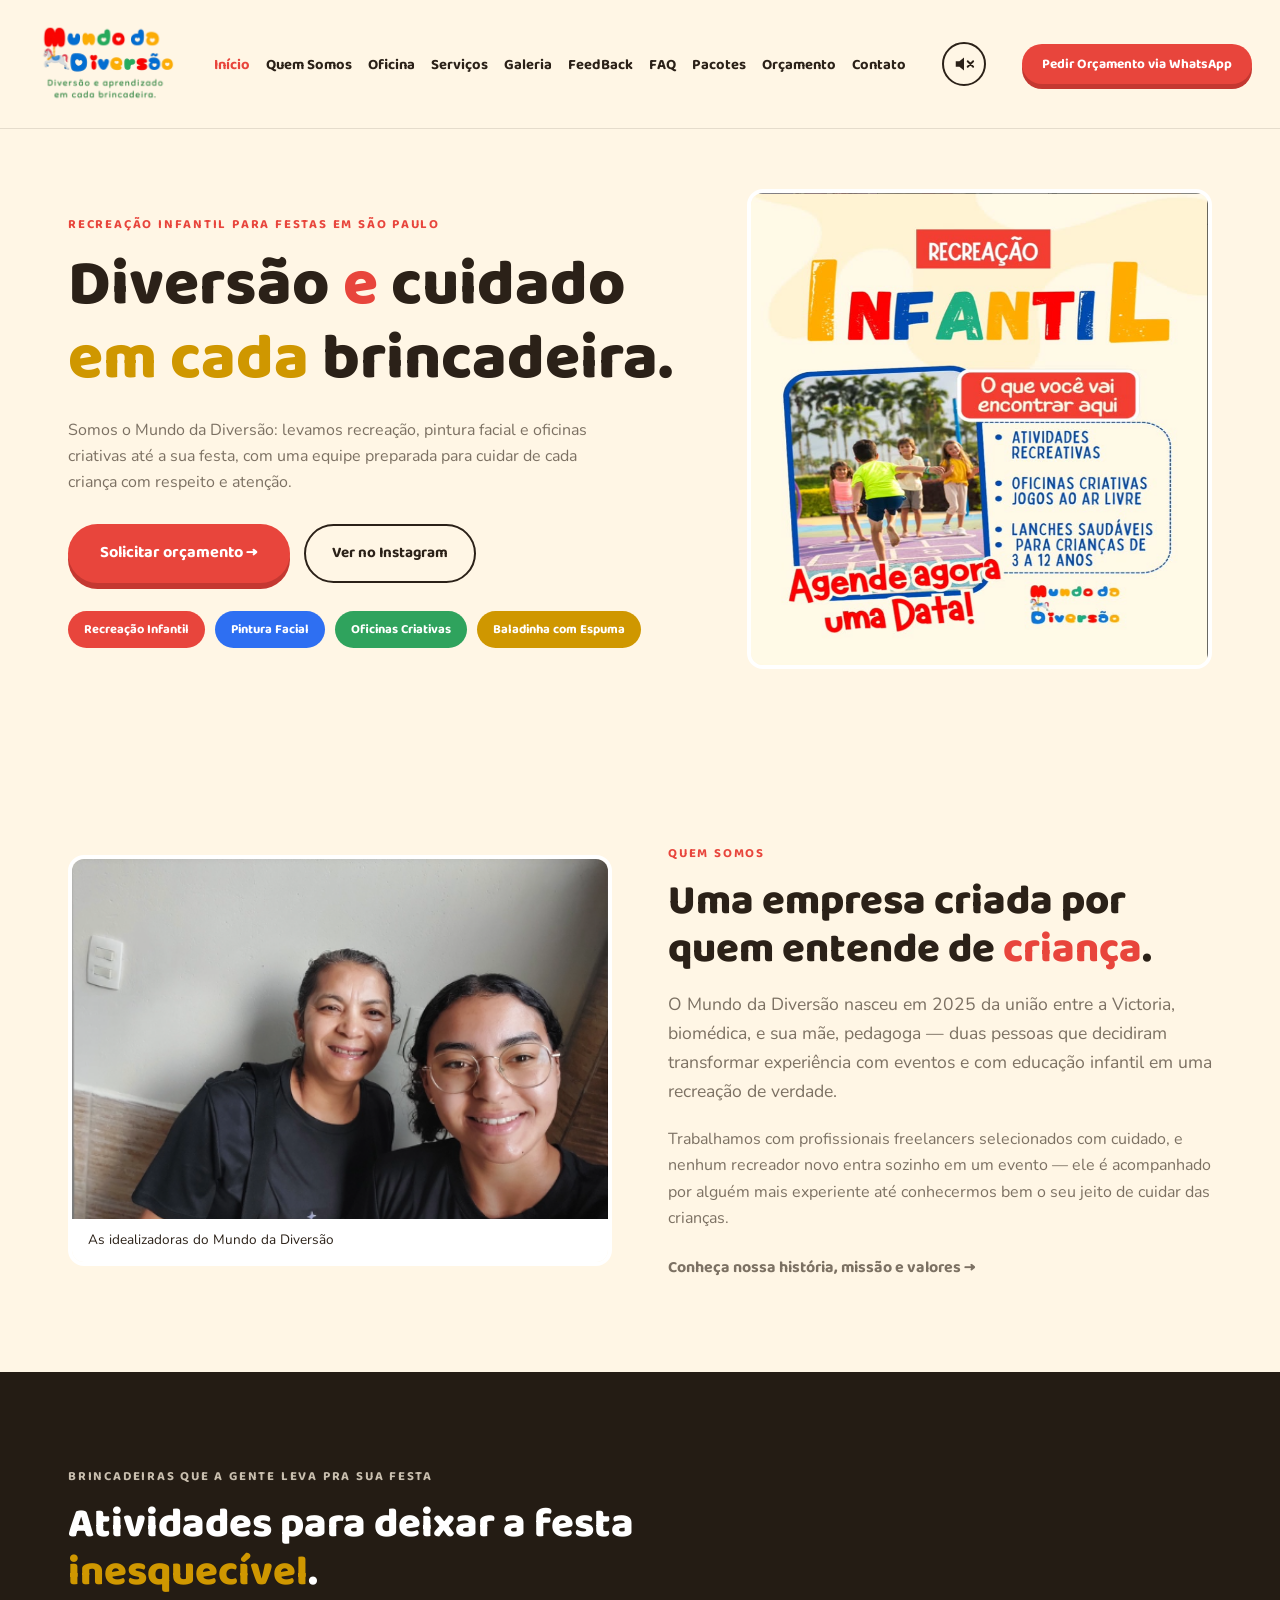
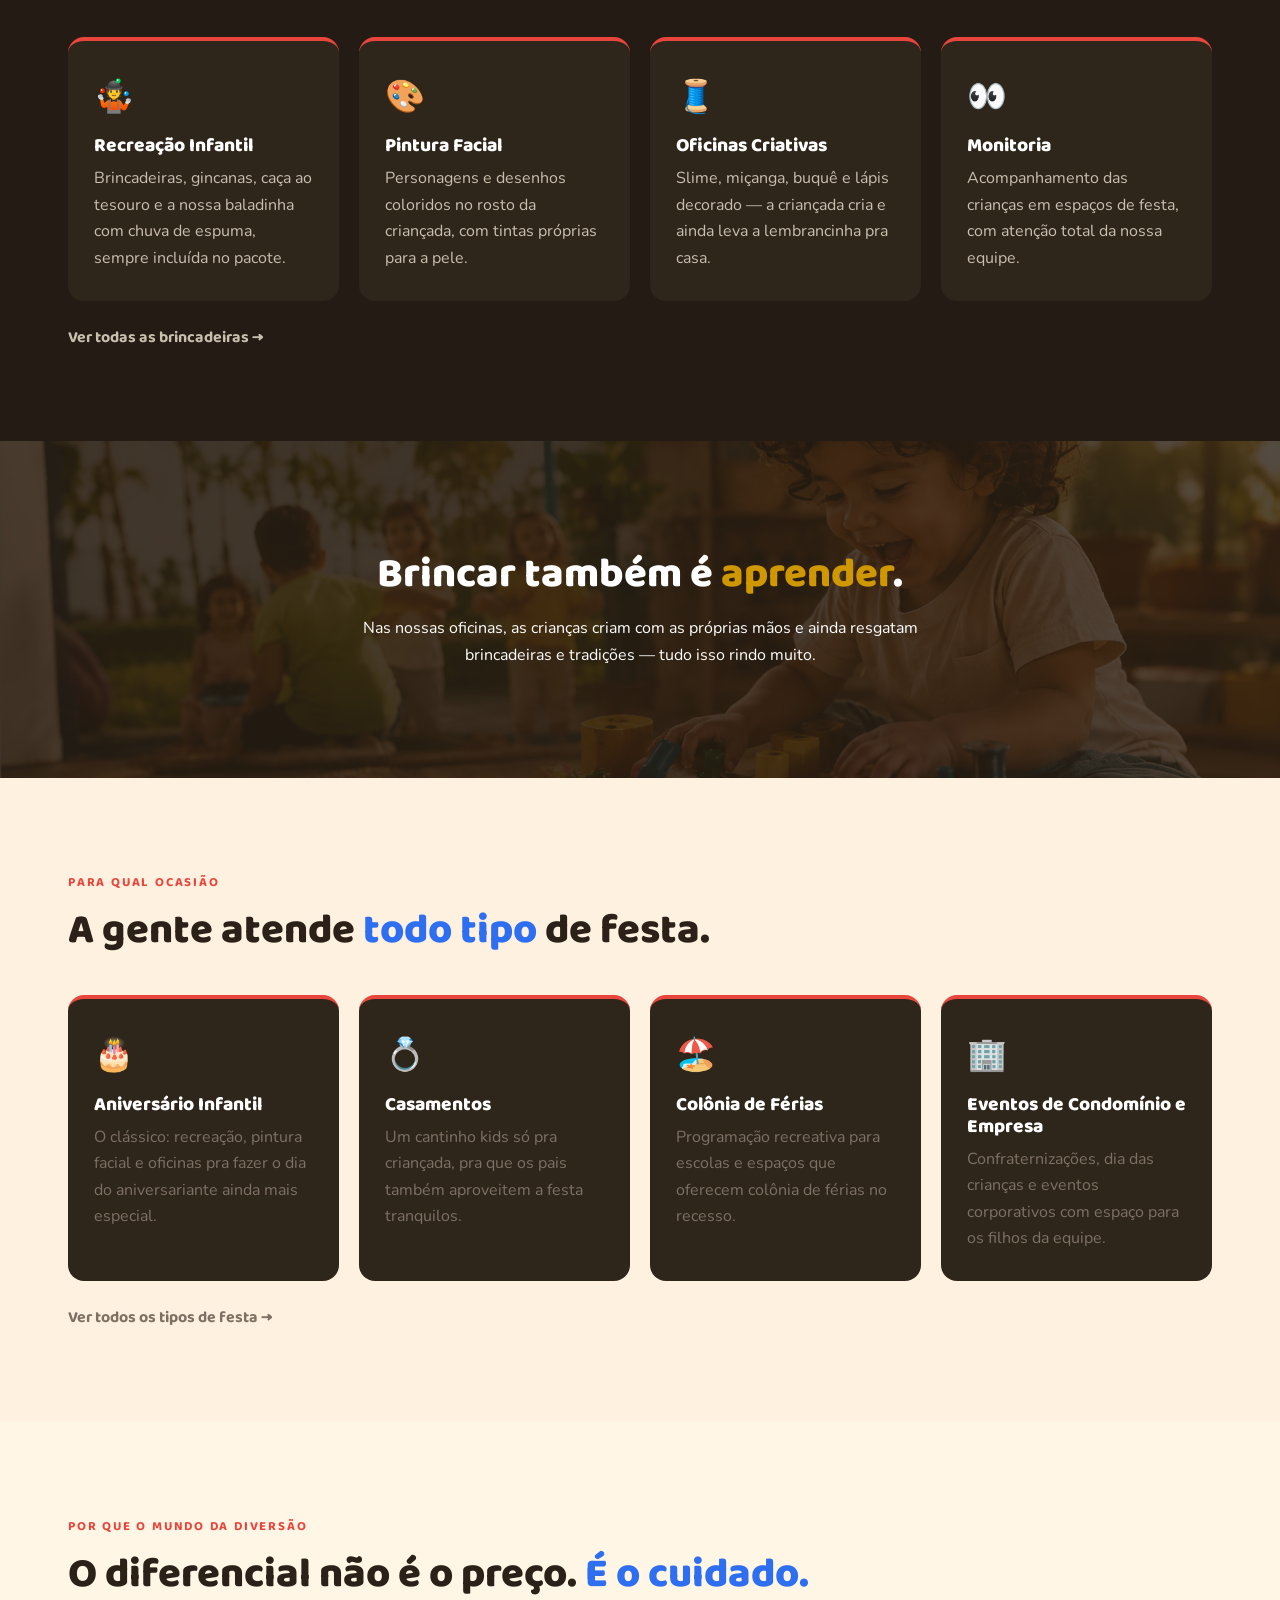
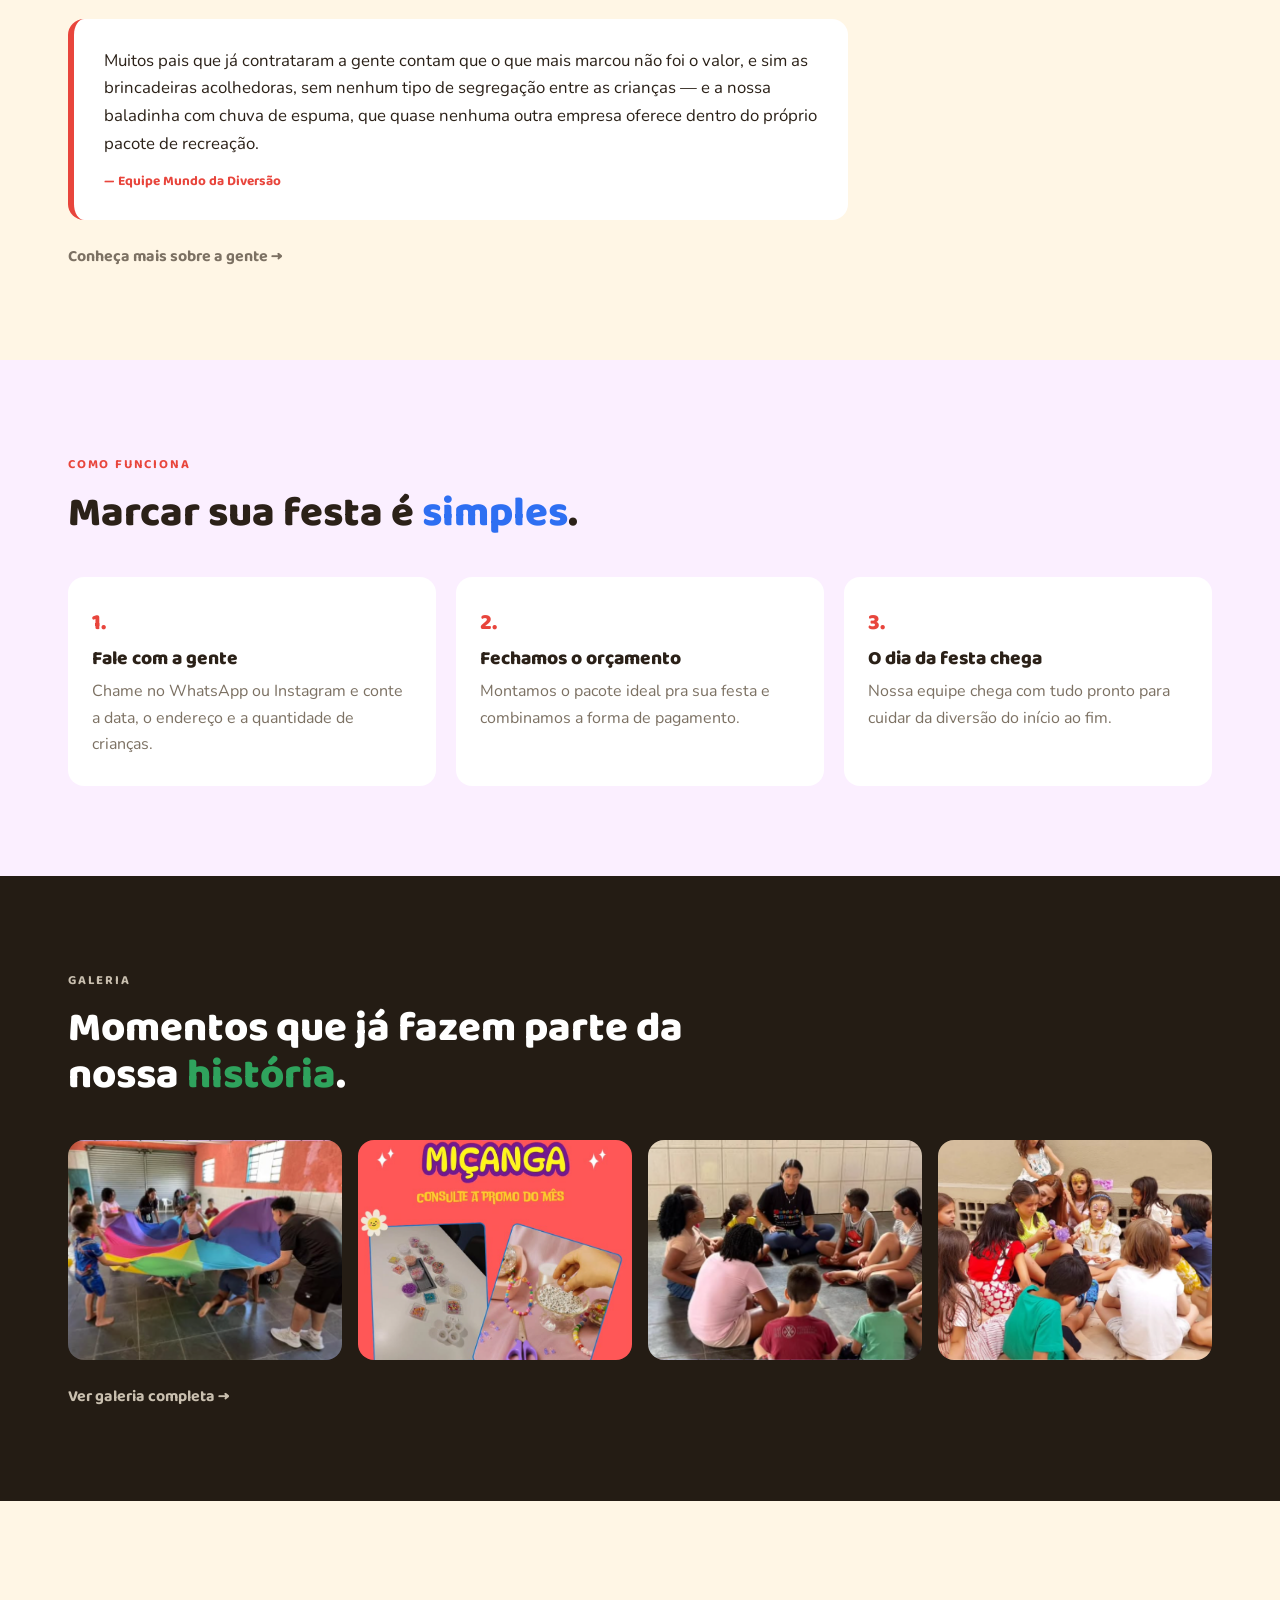
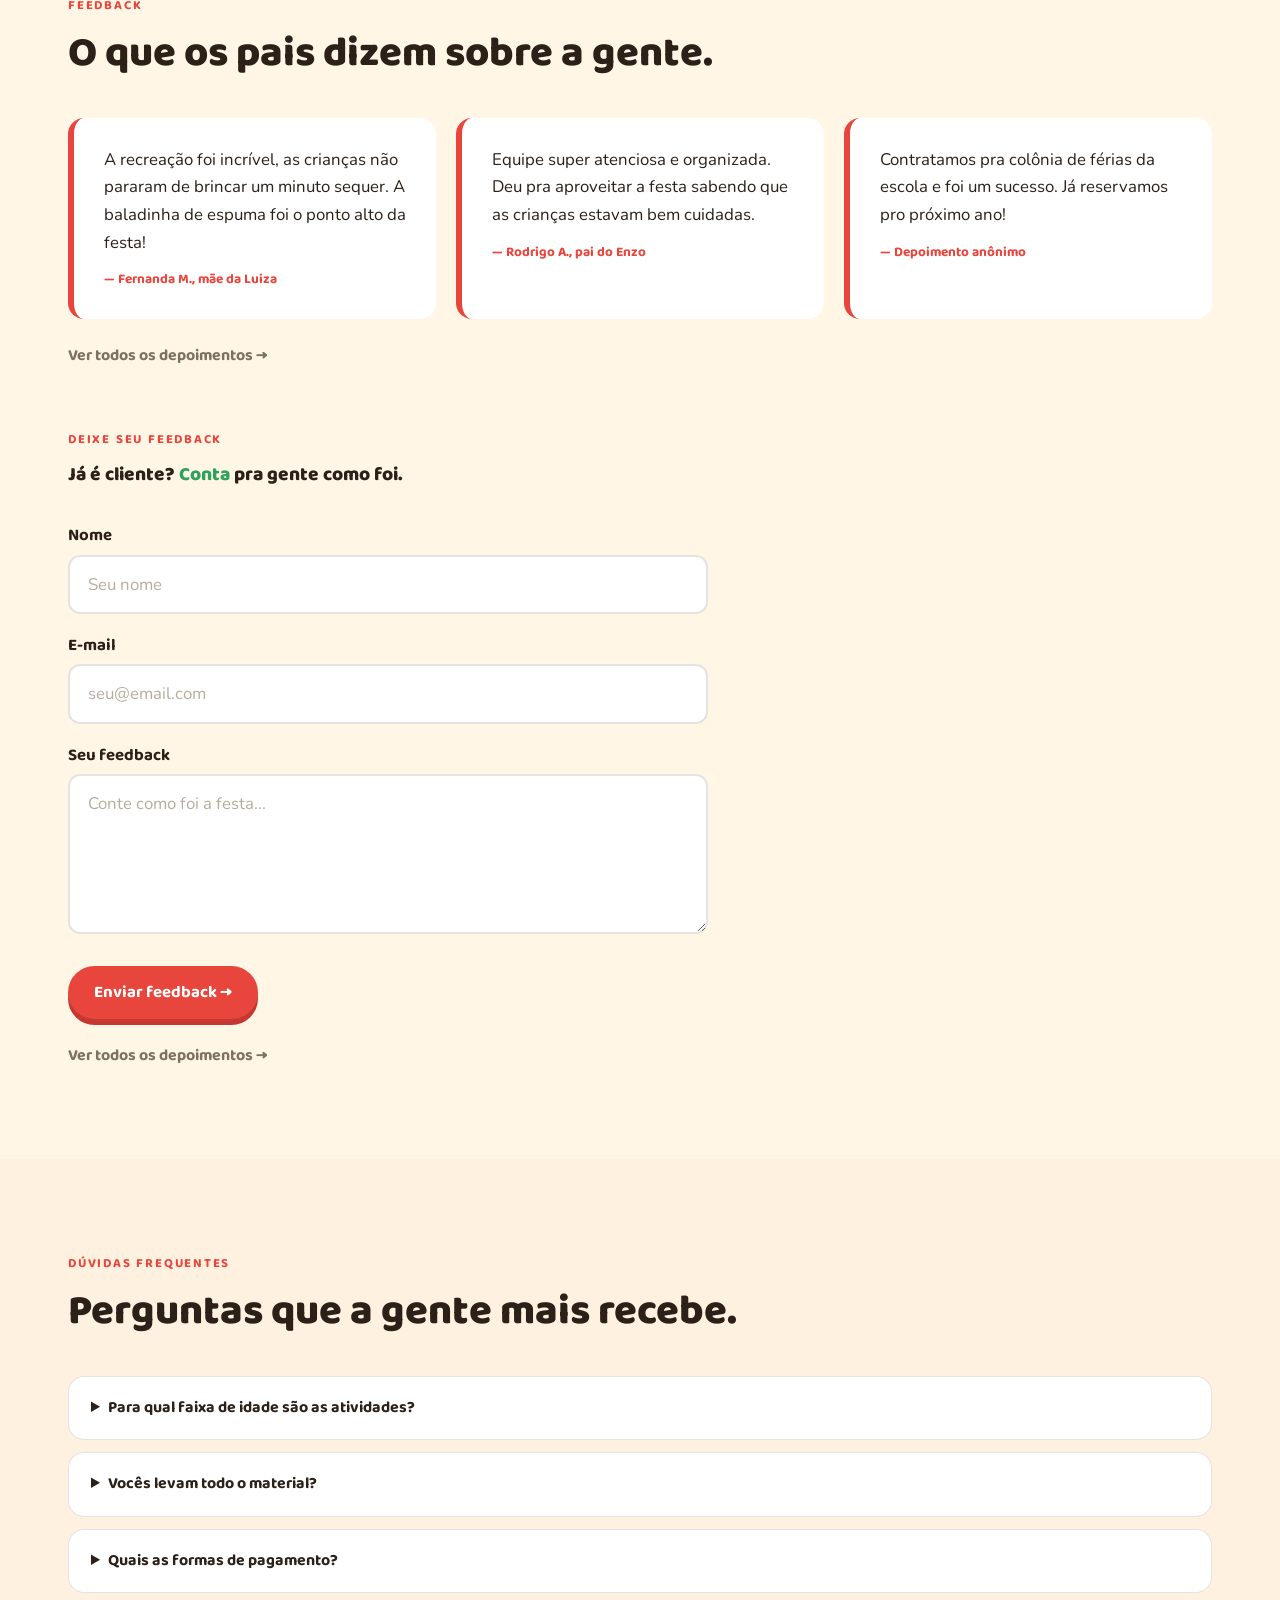
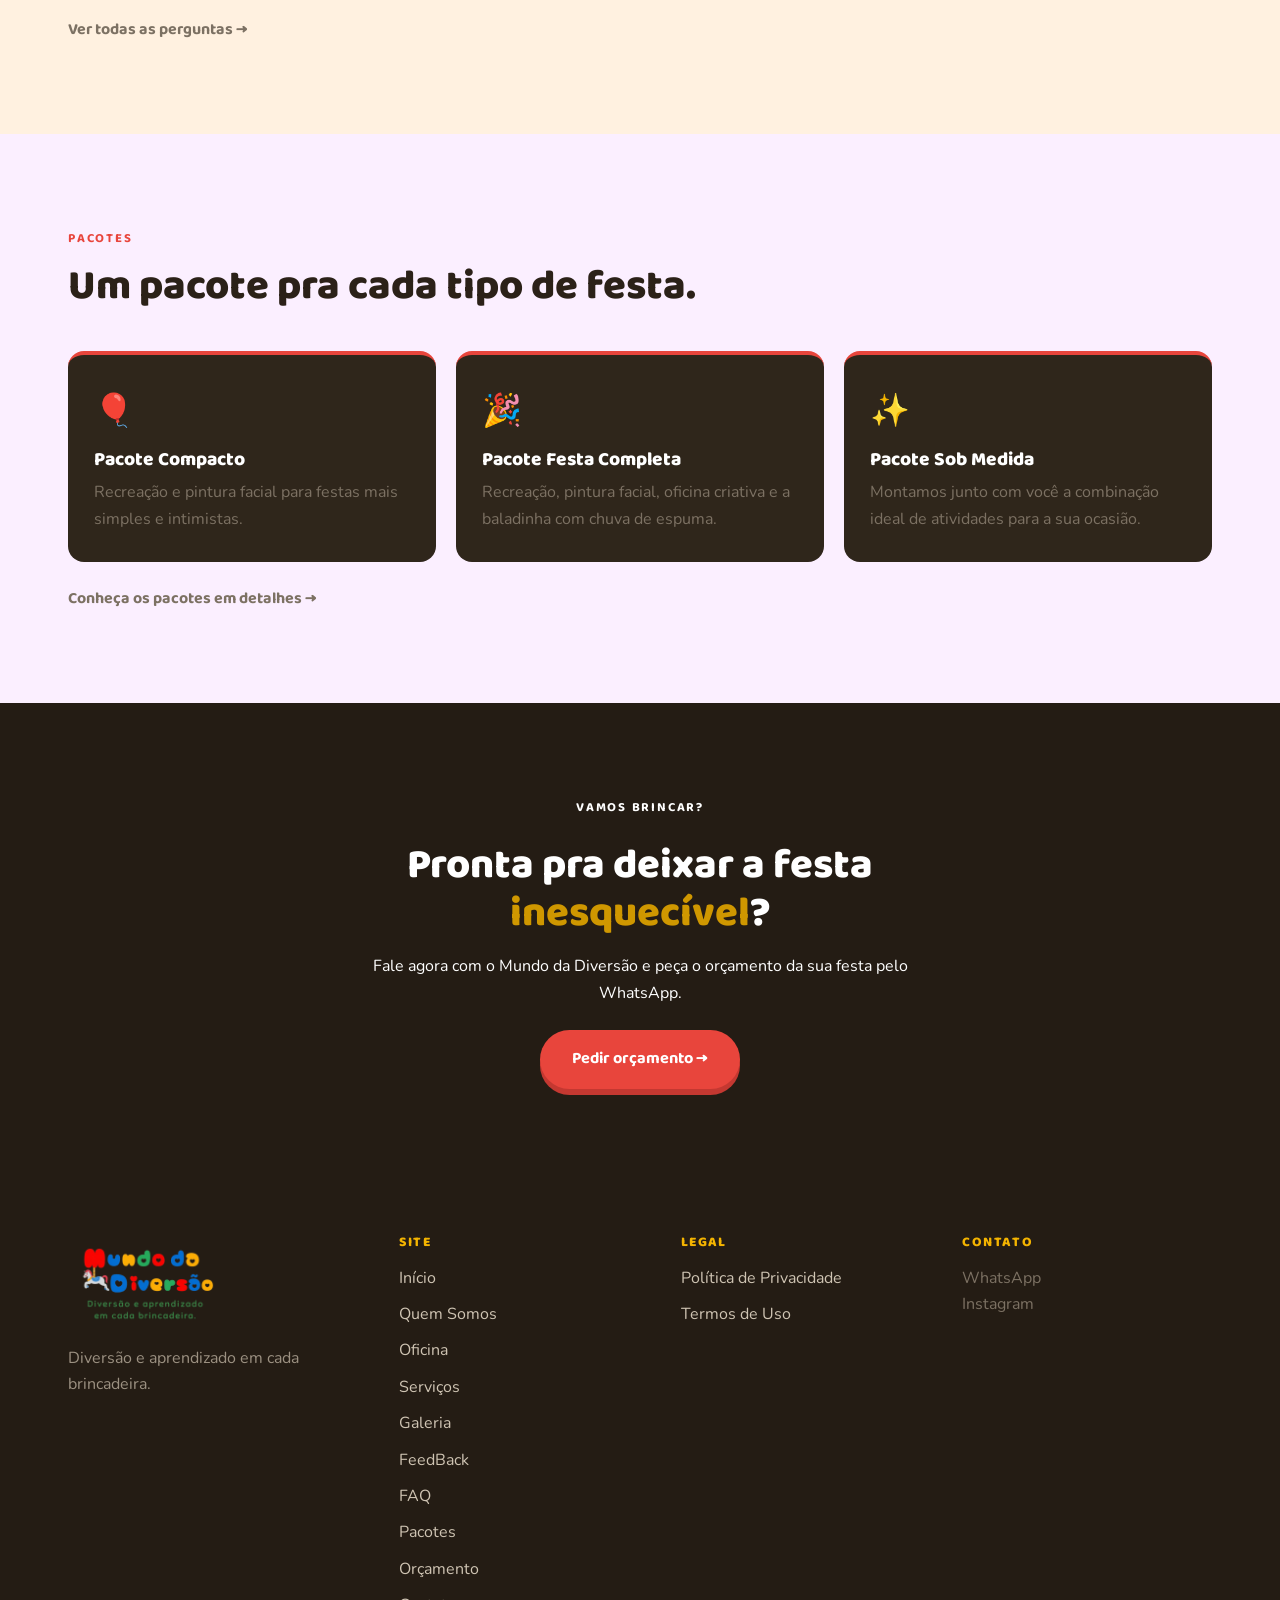
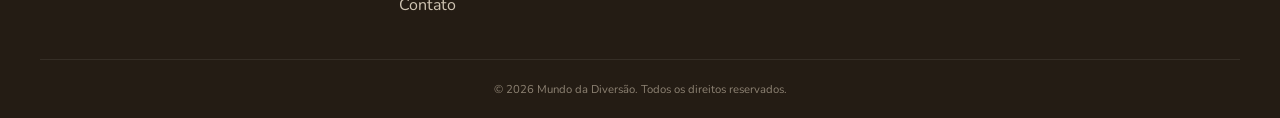
<file: index.html>
<!DOCTYPE html>
<html lang="pt-BR">
<head>
  <meta charset="UTF-8">
  <meta name="viewport" content="width=device-width, initial-scale=1.0">
  <title>Mundo da Diversão</title>
  <meta name="description" content="Recreação infantil, pintura facial e oficinas criativas para festas em São Paulo. Peça um orçamento com o Mundo da Diversão.">
  <link rel="icon" type="image/png" href="assets/img/logo.png">
  <link rel="preconnect" href="https://fonts.googleapis.com">
  <link rel="preconnect" href="https://fonts.gstatic.com" crossorigin>
  <link href="https://fonts.googleapis.com/css2?family=Baloo+2:wght@600;700;800&family=Nunito:wght@400;600;700;800&display=swap" rel="stylesheet">
  <link rel="stylesheet" href="assets/css/style.css">
</head>
<body>

<a class="skip-link" href="#conteudo">Ir para o conteúdo principal</a>

<header class="header">
  <div class="container nav">
    <a href="index.html" class="logo">
      <img src="assets/img/logo.png" alt="Logo Mundo da Diversão" class="logo-img" width="150" height="54">
    </a>

    <nav class="nav-links" aria-label="Navegação principal">
      <ul>
        <li><a href="index.html" aria-current="page">Início</a></li>
        <li><a href="pages/quem-somos.html">Quem Somos</a></li>
        <li><a href="pages/oficina.html">Oficina</a></li>
        <li><a href="pages/servicos.html">Serviços</a></li>
        <li><a href="pages/galeria.html">Galeria</a></li>
        <li><a href="pages/feedback.html">FeedBack</a></li>
        <li><a href="pages/faq.html">FAQ</a></li>
        <li><a href="pages/pacotes.html">Pacotes</a></li>
        <li><a href="pages/orcamento.html">Orçamento</a></li>
        <li><a href="pages/contato.html">Contato</a></li>
      </ul>
    </nav>

    <a href="https://wa.me/5511993741754?text=Oi!%20Quero%20pedir%20um%20or%C3%A7amento%20com%20o%20Mundo%20da%20Divers%C3%A3o!" class="btn btn-primary nav-cta" target="_blank" rel="noopener">Pedir Orçamento via WhatsApp</a>
  </div>
</header>

<main id="conteudo">

  <!-- HERO -->
  <section class="hero" id="hero" aria-labelledby="hero-title">
    <div class="container hero-content">
      <div class="hero-text">
        <p class="kicker">Recreação infantil para festas em São Paulo</p>
        <h1 id="hero-title">Diversão <span class="accent-red">e</span> cuidado <span class="accent-yellow">em cada</span> brincadeira.</h1>
        <p class="hero-sub">Somos o Mundo da Diversão: levamos recreação, pintura facial e oficinas criativas até a sua festa, com uma equipe preparada para cuidar de cada criança com respeito e atenção.</p>
        <div class="hero-actions">
          <a href="https://wa.me/5511993741754?text=Oi!%20Quero%20pedir%20um%20or%C3%A7amento%20com%20o%20Mundo%20da%20Divers%C3%A3o!" class="btn btn-primary big" target="_blank" rel="noopener">Solicitar orçamento →</a>
          <a href="https://www.instagram.com/mundo.da.diversao_oficial/" class="btn btn-ghost" target="_blank" rel="noopener">Ver no Instagram</a>
        </div>
        <ul class="badge-row">
          <li class="badge badge-red">Recreação Infantil</li>
          <li class="badge badge-blue">Pintura Facial</li>
          <li class="badge badge-green">Oficinas Criativas</li>
          <li class="badge badge-yellow">Baladinha com Espuma</li>
        </ul>
      </div>
      <figure class="hero-figure">
        <img src="assets/img/recreacao-infantil.png" alt="Crianças participando de recreação infantil ao ar livre" width="480" height="480">
      </figure>
    </div>
  </section>

  <!-- QUEM SOMOS -->
  <section class="section" id="quem-somos" aria-labelledby="quemsomos-title">
    <div class="container two-col">
      <figure class="img-frame">
        <img src="assets/img/equipe.png" alt="Victoria e sua mãe, fundadoras do Mundo da Diversão" width="560" height="420">
        <figcaption>As idealizadoras do Mundo da Diversão</figcaption>
      </figure>
      <div>
        <p class="kicker">Quem somos</p>
        <h2 id="quemsomos-title">Uma empresa criada por quem entende de <span class="accent-red">criança</span>.</h2>
        <p class="lead">O Mundo da Diversão nasceu em 2025 da união entre a Victoria, biomédica, e sua mãe, pedagoga — duas pessoas que decidiram transformar experiência com eventos e com educação infantil em uma recreação de verdade.</p>
        <p>Trabalhamos com profissionais freelancers selecionados com cuidado, e nenhum recreador novo entra sozinho em um evento — ele é acompanhado por alguém mais experiente até conhecermos bem o seu jeito de cuidar das crianças.</p>
        <p class="section-more"><a href="pages/quem-somos.html">Conheça nossa história, missão e valores →</a></p>
      </div>
    </div>
  </section>

  <!-- OFICINA -->
  <section class="section dark-section" id="oficina" aria-labelledby="oficina-title">
    <div class="container">
      <div class="section-head">
        <p class="kicker">Brincadeiras que a gente leva pra sua festa</p>
        <h2 id="oficina-title">Atividades para deixar a festa <span class="accent-yellow">inesquecível</span>.</h2>
      </div>
      <div class="services-grid">
        <article class="service-card">
          <span class="service-icon" aria-hidden="true">🤹</span>
          <h3>Recreação Infantil</h3>
          <p>Brincadeiras, gincanas, caça ao tesouro e a nossa baladinha com chuva de espuma, sempre incluída no pacote.</p>
        </article>
        <article class="service-card">
          <span class="service-icon" aria-hidden="true">🎨</span>
          <h3>Pintura Facial</h3>
          <p>Personagens e desenhos coloridos no rosto da criançada, com tintas próprias para a pele.</p>
        </article>
        <article class="service-card">
          <span class="service-icon" aria-hidden="true">🧵</span>
          <h3>Oficinas Criativas</h3>
          <p>Slime, miçanga, buquê e lápis decorado — a criançada cria e ainda leva a lembrancinha pra casa.</p>
        </article>
        <article class="service-card">
          <span class="service-icon" aria-hidden="true">👀</span>
          <h3>Monitoria</h3>
          <p>Acompanhamento das crianças em espaços de festa, com atenção total da nossa equipe.</p>
        </article>
      </div>
      <p class="section-more"><a href="pages/oficina.html">Ver todas as brincadeiras →</a></p>
    </div>
  </section>

  <!-- BANNER -->
  <section class="banner" style="background-image:url('assets/img/crianca-brincando.png')">
    <div class="banner-overlay"></div>
    <div class="container banner-content">
      <h2>Brincar também é <span class="accent-yellow">aprender</span>.</h2>
      <p>Nas nossas oficinas, as crianças criam com as próprias mãos e ainda resgatam brincadeiras e tradições — tudo isso rindo muito.</p>
    </div>
  </section>

  <!-- SERVIÇOS (tipos de festa) -->
  <section class="section tint-orange" id="servicos" aria-labelledby="servicos-title">
    <div class="container">
      <div class="section-head">
        <p class="kicker">Para qual ocasião</p>
        <h2 id="servicos-title">A gente atende <span class="accent-blue">todo tipo</span> de festa.</h2>
      </div>
      <div class="services-grid">
        <article class="service-card">
          <span class="service-icon" aria-hidden="true">🎂</span>
          <h3>Aniversário Infantil</h3>
          <p>O clássico: recreação, pintura facial e oficinas pra fazer o dia do aniversariante ainda mais especial.</p>
        </article>
        <article class="service-card">
          <span class="service-icon" aria-hidden="true">💍</span>
          <h3>Casamentos</h3>
          <p>Um cantinho kids só pra criançada, pra que os pais também aproveitem a festa tranquilos.</p>
        </article>
        <article class="service-card">
          <span class="service-icon" aria-hidden="true">🏖️</span>
          <h3>Colônia de Férias</h3>
          <p>Programação recreativa para escolas e espaços que oferecem colônia de férias no recesso.</p>
        </article>
        <article class="service-card">
          <span class="service-icon" aria-hidden="true">🏢</span>
          <h3>Eventos de Condomínio e Empresa</h3>
          <p>Confraternizações, dia das crianças e eventos corporativos com espaço para os filhos da equipe.</p>
        </article>
      </div>
      <p class="section-more"><a href="pages/servicos.html">Ver todos os tipos de festa →</a></p>
    </div>
  </section>

  <!-- DIFERENCIAIS -->
  <section class="section" id="diferenciais" aria-labelledby="dif-title">
    <div class="container">
      <p class="kicker">Por que o Mundo da Diversão</p>
      <h2 id="dif-title">O diferencial não é o preço. <span class="accent-blue">É o cuidado.</span></h2>
      <blockquote>
        <p>Muitos pais que já contrataram a gente contam que o que mais marcou não foi o valor, e sim as brincadeiras acolhedoras, sem nenhum tipo de segregação entre as crianças — e a nossa baladinha com chuva de espuma, que quase nenhuma outra empresa oferece dentro do próprio pacote de recreação.</p>
        <footer>— Equipe Mundo da Diversão</footer>
      </blockquote>
      <p class="section-more"><a href="pages/quem-somos.html">Conheça mais sobre a gente →</a></p>
    </div>
  </section>

  <!-- COMO FUNCIONA -->
  <section class="section tint-purple" id="como-funciona" aria-labelledby="processo-title">
    <div class="container">
      <div class="section-head">
        <p class="kicker">Como funciona</p>
        <h2 id="processo-title">Marcar sua festa é <span class="accent-blue">simples</span>.</h2>
      </div>
      <ol class="process">
        <li>
          <span class="step-num" aria-hidden="true">1.</span>
          <h3>Fale com a gente</h3>
          <p>Chame no WhatsApp ou Instagram e conte a data, o endereço e a quantidade de crianças.</p>
        </li>
        <li>
          <span class="step-num" aria-hidden="true">2.</span>
          <h3>Fechamos o orçamento</h3>
          <p>Montamos o pacote ideal pra sua festa e combinamos a forma de pagamento.</p>
        </li>
        <li>
          <span class="step-num" aria-hidden="true">3.</span>
          <h3>O dia da festa chega</h3>
          <p>Nossa equipe chega com tudo pronto para cuidar da diversão do início ao fim.</p>
        </li>
      </ol>
    </div>
  </section>

  <!-- GALERIA -->
  <section class="section dark-section" id="galeria" aria-labelledby="galeria-title">
    <div class="container">
      <div class="section-head">
        <p class="kicker">Galeria</p>
        <h2 id="galeria-title">Momentos que já fazem parte da nossa <span class="accent-green">história</span>.</h2>
      </div>
      <div class="gallery-grid">
        <figure>
          <img src="assets/img/recreador-paraquedas.png" alt="Crianças brincando com paraquedas colorido" width="360" height="260">
        </figure>
        <figure>
          <img src="assets/img/oficina-micanga.png" alt="Crianças participando da oficina de miçanga" width="360" height="260">
        </figure>
        <figure>
          <img src="assets/img/recreador-conversa.png" alt="Crianças conversando com a recreadora" width="360" height="260">
        </figure>
        <figure>
          <img src="assets/img/recreador-pintura-facial.png" alt="Crianças fazendo pinturas faciais" width="360" height="260">
        </figure>
      </div>
      <p class="section-more"><a href="pages/galeria.html">Ver galeria completa →</a></p>
    </div>
  </section>

  <!-- FEEDBACK -->
  <section class="section" id="feedback" aria-labelledby="feedback-title">
    <div class="container">
      <div class="section-head">
        <p class="kicker">FeedBack</p>
        <h2 id="feedback-title">O que os pais dizem sobre a gente.</h2>
      </div>
      <div class="testimonials-grid">
        <blockquote>
          <p>A recreação foi incrível, as crianças não pararam de brincar um minuto sequer. A baladinha de espuma foi o ponto alto da festa!</p>
          <footer>— Fernanda M., mãe da Luiza</footer>
        </blockquote>
        <blockquote>
          <p>Equipe super atenciosa e organizada. Deu pra aproveitar a festa sabendo que as crianças estavam bem cuidadas.</p>
          <footer>— Rodrigo A., pai do Enzo</footer>
        </blockquote>
        <blockquote>
          <p>Contratamos pra colônia de férias da escola e foi um sucesso. Já reservamos pro próximo ano!</p>
          <footer>— Depoimento anônimo</footer>
        </blockquote>
      </div>
      <p class="section-more"><a href="pages/feedback.html">Ver todos os depoimentos →</a></p>

      <div class="section-head" style="margin-top:56px;">
        <p class="kicker">Deixe seu feedback</p>
        <h3>Já é cliente? <span class="accent-green">Conta</span> pra gente como foi.</h3>
      </div>
      <form action="mailto:mundo.diversaosp@gmail.com" method="post" enctype="text/plain">
        <p>
          <label for="home-feedback-nome">Nome</label><br>
          <input type="text" id="home-feedback-nome" name="Nome" required minlength="2" placeholder="Seu nome">
        </p>
        <p>
          <label for="home-feedback-email">E-mail</label><br>
          <input type="email" id="home-feedback-email" name="Email" required placeholder="seu@email.com">
        </p>
        <p>
          <label for="home-feedback-mensagem">Seu feedback</label><br>
          <textarea id="home-feedback-mensagem" name="Mensagem" rows="4" required minlength="10" placeholder="Conte como foi a festa..."></textarea>
        </p>
        <button type="submit" class="btn btn-primary">Enviar feedback →</button>
      </form>
      <p class="section-more"><a href="pages/feedback.html">Ver todos os depoimentos →</a></p>
    </div>
  </section>

  <!-- FAQ -->
  <section class="section tint-orange" id="faq" aria-labelledby="faq-title">
    <div class="container">
      <div class="section-head">
        <p class="kicker">Dúvidas frequentes</p>
        <h2 id="faq-title">Perguntas que a gente mais recebe.</h2>
      </div>
      <div class="faq-list">
        <details class="faq-item">
          <summary>Para qual faixa de idade são as atividades?</summary>
          <p>Nossas brincadeiras são pensadas para crianças de 3 a 12 anos, e adaptamos a dinâmica conforme a idade da turma.</p>
        </details>
        <details class="faq-item">
          <summary>Vocês levam todo o material?</summary>
          <p>Sim! Levamos todo o material das oficinas, dos jogos e as tintas próprias para pintura facial.</p>
        </details>
        <details class="faq-item">
          <summary>Quais as formas de pagamento?</summary>
          <p>Aceitamos pagamento à vista, com 5% de desconto, ou parcelado em até duas vezes sem juros.</p>
        </details>
      </div>
      <p class="section-more"><a href="pages/faq.html">Ver todas as perguntas →</a></p>
    </div>
  </section>

  <!-- PACOTES -->
  <section class="section tint-purple" id="pacotes" aria-labelledby="pacotes-title">
    <div class="container">
      <div class="section-head">
        <p class="kicker">Pacotes</p>
        <h2 id="pacotes-title">Um pacote pra cada tipo de festa.</h2>
      </div>
      <div class="services-grid">
        <article class="service-card">
          <span class="service-icon" aria-hidden="true">🎈</span>
          <h3>Pacote Compacto</h3>
          <p>Recreação e pintura facial para festas mais simples e intimistas.</p>
        </article>
        <article class="service-card">
          <span class="service-icon" aria-hidden="true">🎉</span>
          <h3>Pacote Festa Completa</h3>
          <p>Recreação, pintura facial, oficina criativa e a baladinha com chuva de espuma.</p>
        </article>
        <article class="service-card">
          <span class="service-icon" aria-hidden="true">✨</span>
          <h3>Pacote Sob Medida</h3>
          <p>Montamos junto com você a combinação ideal de atividades para a sua ocasião.</p>
        </article>
      </div>
      <p class="section-more"><a href="pages/pacotes.html">Conheça os pacotes em detalhes →</a></p>
    </div>
  </section>

  <!-- CTA -->
  <section class="cta" aria-labelledby="cta-title">
    <div class="container cta-content">
      <p class="kicker">Vamos brincar?</p>
      <h2 id="cta-title">Pronta pra deixar a festa <span class="accent-yellow">inesquecível</span>?</h2>
      <p>Fale agora com o Mundo da Diversão e peça o orçamento da sua festa pelo WhatsApp.</p>
      <a href="https://wa.me/5511993741754?text=Oi!%20Quero%20pedir%20um%20or%C3%A7amento%20com%20o%20Mundo%20da%20Divers%C3%A3o!" class="btn btn-primary big" target="_blank" rel="noopener">Pedir orçamento →</a>
    </div>
  </section>

</main>

<footer class="footer">
  <div class="container footer-grid">
    <div class="footer-brand">
      <a href="index.html" class="logo">
        <img src="assets/img/logo.png" alt="Mundo da Diversão" class="logo-img" width="150" height="50">
      </a>
      <p>Diversão e aprendizado em cada brincadeira.</p>
    </div>

    <nav class="footer-nav" aria-label="Navegação do rodapé">
      <h3>Site</h3>
      <ul>
        <li><a href="index.html">Início</a></li>
        <li><a href="pages/quem-somos.html">Quem Somos</a></li>
        <li><a href="pages/oficina.html">Oficina</a></li>
        <li><a href="pages/servicos.html">Serviços</a></li>
        <li><a href="pages/galeria.html">Galeria</a></li>
        <li><a href="pages/feedback.html">FeedBack</a></li>
        <li><a href="pages/faq.html">FAQ</a></li>
        <li><a href="pages/pacotes.html">Pacotes</a></li>
        <li><a href="pages/orcamento.html">Orçamento</a></li>
        <li><a href="pages/contato.html">Contato</a></li>
      </ul>
    </nav>

    <nav class="footer-nav" aria-label="Políticas">
      <h3>Legal</h3>
      <ul>
        <li><a href="pages/privacidade.html">Política de Privacidade</a></li>
        <li><a href="pages/termos.html">Termos de Uso</a></li>
      </ul>
    </nav>

    <div class="footer-contact">
      <h3>Contato</h3>
      <p><a href="https://wa.me/5511993741754" target="_blank" rel="noopener">WhatsApp</a></p>
      <p><a href="https://www.instagram.com/mundo.da.diversao_oficial/" target="_blank" rel="noopener">Instagram</a></p>
    </div>
  </div>

  <div class="container footer-bottom">
    <small>&copy; 2026 Mundo da Diversão. Todos os direitos reservados.</small>
  </div>
</footer>

<audio id="musica-fundo" loop preload="none">
  <source src="assets/audio/musica-fundo.mp3" type="audio/mpeg">
  Seu navegador não é compatível com o elemento de áudio.
</audio>

<script src="assets/js/acessibilidade.js" defer></script>
<script src="assets/js/musica.js" defer></script>
</body>
</html>
</file>
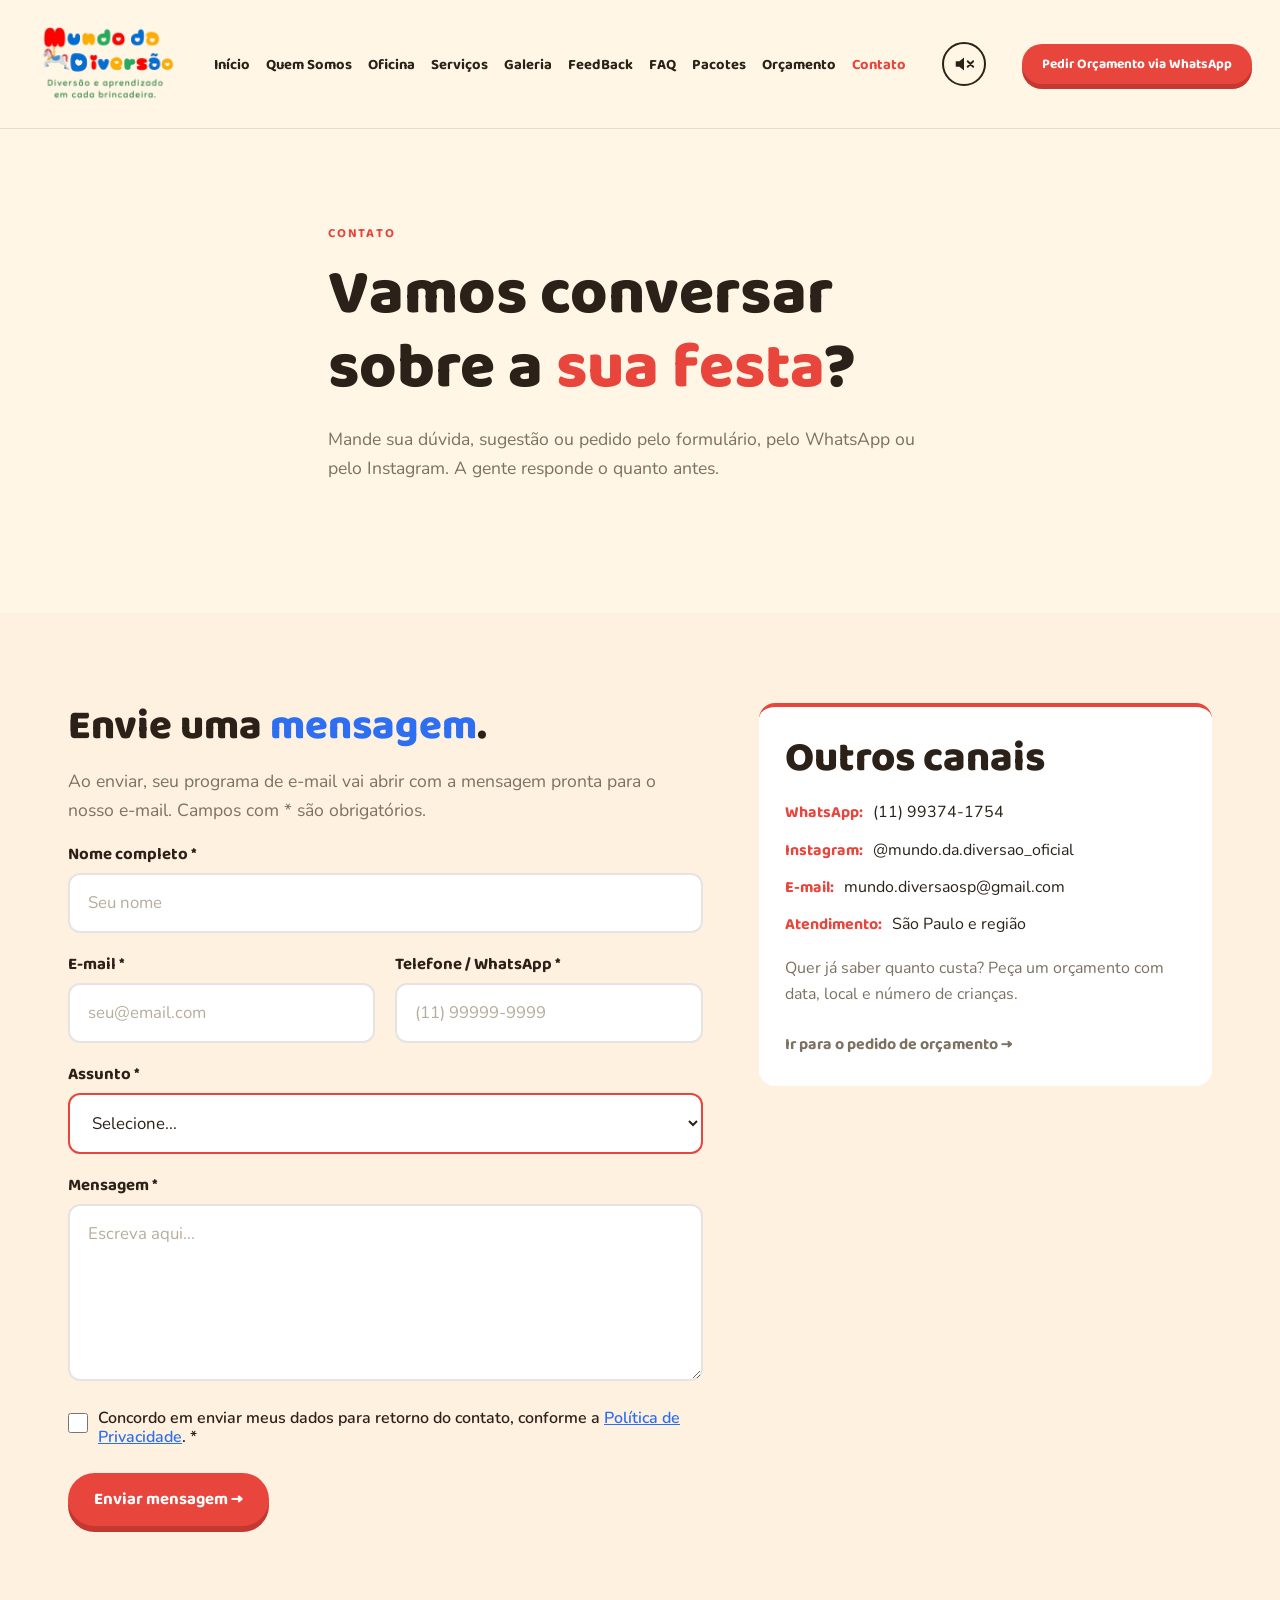
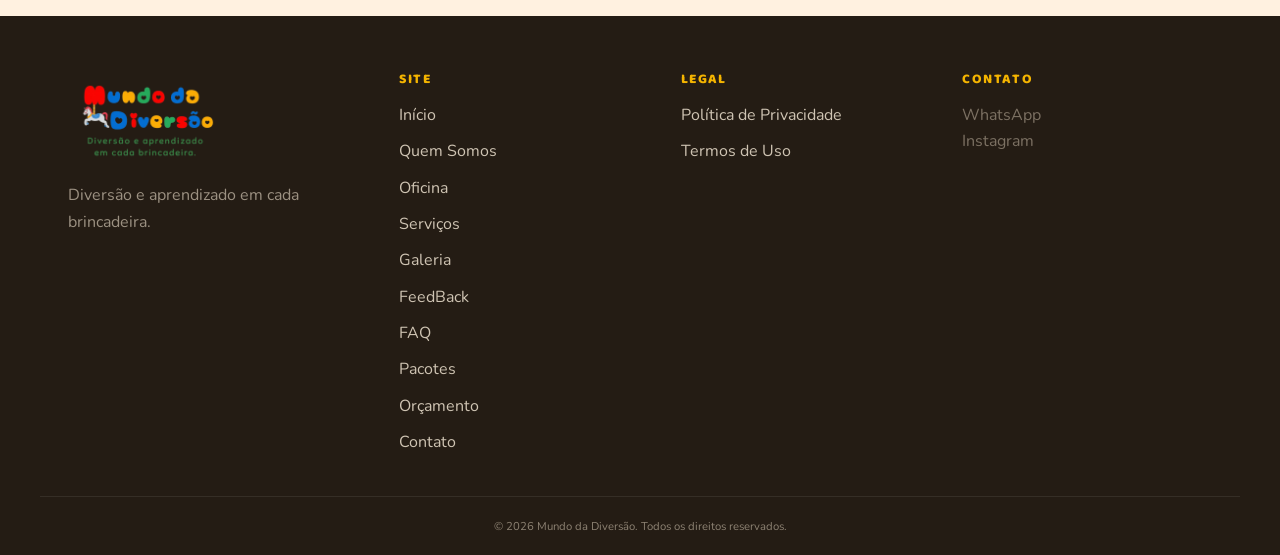
<file: pages/contato.html>
<!DOCTYPE html>
<html lang="pt-BR">
<head>
  <meta charset="UTF-8">
  <meta name="viewport" content="width=device-width, initial-scale=1.0">
  <title>Contato | Mundo da Diversão</title>
  <meta name="description" content="Fale com o Mundo da Diversão: envie sua mensagem, chame no WhatsApp ou no Instagram e tire suas dúvidas sobre recreação infantil.">
  <link rel="icon" type="image/png" href="../assets/img/logo.png">
  <link rel="preconnect" href="https://fonts.googleapis.com">
  <link rel="preconnect" href="https://fonts.gstatic.com" crossorigin>
  <link href="https://fonts.googleapis.com/css2?family=Baloo+2:wght@600;700;800&family=Nunito:wght@400;600;700;800&display=swap" rel="stylesheet">
  <link rel="stylesheet" href="../assets/css/style.css">
</head>
<body>

<a class="skip-link" href="#conteudo">Ir para o conteúdo principal</a>

<header class="header">
  <div class="container nav">
    <a href="../index.html" class="logo">
      <img src="../assets/img/logo.png" alt="Logo Mundo da Diversão" class="logo-img" width="150" height="54">
    </a>

    <nav class="nav-links" aria-label="Navegação principal">
      <ul>
        <li><a href="../index.html">Início</a></li>
        <li><a href="quem-somos.html">Quem Somos</a></li>
        <li><a href="oficina.html">Oficina</a></li>
        <li><a href="servicos.html">Serviços</a></li>
        <li><a href="galeria.html">Galeria</a></li>
        <li><a href="feedback.html">FeedBack</a></li>
        <li><a href="faq.html">FAQ</a></li>
        <li><a href="pacotes.html">Pacotes</a></li>
        <li><a href="orcamento.html">Orçamento</a></li>
        <li><a href="contato.html" aria-current="page">Contato</a></li>
      </ul>
    </nav>

    <a href="https://wa.me/5511993741754?text=Oi!%20Quero%20pedir%20um%20or%C3%A7amento%20com%20o%20Mundo%20da%20Divers%C3%A3o!" class="btn btn-primary nav-cta" target="_blank" rel="noopener">Pedir Orçamento via WhatsApp</a>
  </div>
</header>

<main id="conteudo">

  <!-- CABEÇALHO DA PÁGINA -->
  <section class="section" id="contato-hero" aria-labelledby="contato-hero-title">
    <div class="container section-head">
      <p class="kicker">Contato</p>
      <h1 id="contato-hero-title">Vamos conversar sobre a <span class="accent-red">sua festa</span>?</h1>
      <p class="lead">Mande sua dúvida, sugestão ou pedido pelo formulário, pelo WhatsApp ou pelo Instagram. A gente responde o quanto antes.</p>
    </div>
  </section>

  <!-- FORMULÁRIO + INFORMAÇÕES -->
  <section class="section tint-orange" id="contato-form" aria-labelledby="contato-form-title">
    <div class="container contact-layout">

      <div>
        <h2 id="contato-form-title">Envie uma <span class="accent-blue">mensagem</span>.</h2>
        <p class="lead">Ao enviar, seu programa de e-mail vai abrir com a mensagem pronta para o nosso e-mail. Campos com * são obrigatórios.</p>

        <form action="mailto:mundo.diversaosp@gmail.com" method="post" enctype="text/plain">
          <p>
            <label for="contato-nome">Nome completo *</label>
            <input type="text" id="contato-nome" name="Nome" required minlength="3" maxlength="80" pattern="[A-Za-zÀ-ÿ ]{3,80}" title="Use apenas letras e espaços (mínimo de 3 letras)." autocomplete="name" placeholder="Seu nome">
          </p>
          <div class="form-row">
            <p>
              <label for="contato-email">E-mail *</label>
              <input type="email" id="contato-email" name="Email" required autocomplete="email" placeholder="seu@email.com">
            </p>
            <p>
              <label for="contato-telefone">Telefone / WhatsApp *</label>
              <input type="tel" id="contato-telefone" data-mascara="telefone" name="Telefone" required pattern="\([0-9]{2}\) 9?[0-9]{4}-[0-9]{4}" maxlength="15" title="Use o formato (11) 99999-9999." autocomplete="tel" placeholder="(11) 99999-9999">
            </p>
          </div>
          <p>
            <label for="contato-assunto">Assunto *</label>
            <select id="contato-assunto" name="Assunto" required>
              <option value="">Selecione...</option>
              <option value="Duvida">Tenho uma dúvida</option>
              <option value="Disponibilidade">Disponibilidade de data</option>
              <option value="Sugestao">Sugestão ou elogio</option>
              <option value="Parceria">Parceria ou trabalhe com a gente</option>
              <option value="Outro">Outro assunto</option>
            </select>
          </p>
          <p>
            <label for="contato-mensagem">Mensagem *</label>
            <textarea id="contato-mensagem" name="Mensagem" rows="6" required minlength="10" maxlength="600" placeholder="Escreva aqui..."></textarea>
          </p>
          <p class="check-line">
            <input type="checkbox" id="contato-aceite" name="Aceite" value="sim" required>
            <label for="contato-aceite">Concordo em enviar meus dados para retorno do contato, conforme a <a href="privacidade.html">Política de Privacidade</a>. *</label>
          </p>
          <button type="submit" class="btn btn-primary">Enviar mensagem →</button>
        </form>
      </div>

      <aside class="contact-aside" aria-labelledby="contato-aside-title">
        <h2 id="contato-aside-title">Outros canais</h2>
        <address>
          <p><strong>WhatsApp:</strong> <a href="https://wa.me/5511993741754?text=Oi!%20Vi%20o%20site%20do%20Mundo%20da%20Divers%C3%A3o%20e%20quero%20saber%20mais!" target="_blank" rel="noopener">(11) 99374-1754</a></p>
          <p><strong>Instagram:</strong> <a href="https://www.instagram.com/mundo.da.diversao_oficial/" target="_blank" rel="noopener">@mundo.da.diversao_oficial</a></p>
          <p><strong>E-mail:</strong> <a href="mailto:mundo.diversaosp@gmail.com">mundo.diversaosp@gmail.com</a></p>
          <p><strong>Atendimento:</strong> São Paulo e região</p>
        </address>
        <p>Quer já saber quanto custa? Peça um orçamento com data, local e número de crianças.</p>
        <p class="section-more"><a href="orcamento.html">Ir para o pedido de orçamento →</a></p>
      </aside>

    </div>
  </section>

</main>

<footer class="footer">
  <div class="container footer-grid">
    <div class="footer-brand">
      <a href="../index.html" class="logo">
        <img src="../assets/img/logo.png" alt="Mundo da Diversão" class="logo-img" width="150" height="50">
      </a>
      <p>Diversão e aprendizado em cada brincadeira.</p>
    </div>

    <nav class="footer-nav" aria-label="Navegação do rodapé">
      <h3>Site</h3>
      <ul>
        <li><a href="../index.html">Início</a></li>
        <li><a href="quem-somos.html">Quem Somos</a></li>
        <li><a href="oficina.html">Oficina</a></li>
        <li><a href="servicos.html">Serviços</a></li>
        <li><a href="galeria.html">Galeria</a></li>
        <li><a href="feedback.html">FeedBack</a></li>
        <li><a href="faq.html">FAQ</a></li>
        <li><a href="pacotes.html">Pacotes</a></li>
        <li><a href="orcamento.html">Orçamento</a></li>
        <li><a href="contato.html">Contato</a></li>
      </ul>
    </nav>

    <nav class="footer-nav" aria-label="Políticas">
      <h3>Legal</h3>
      <ul>
        <li><a href="privacidade.html">Política de Privacidade</a></li>
        <li><a href="termos.html">Termos de Uso</a></li>
      </ul>
    </nav>

    <div class="footer-contact">
      <h3>Contato</h3>
      <p><a href="https://wa.me/5511993741754" target="_blank" rel="noopener">WhatsApp</a></p>
      <p><a href="https://www.instagram.com/mundo.da.diversao_oficial/" target="_blank" rel="noopener">Instagram</a></p>
    </div>
  </div>

  <div class="container footer-bottom">
    <small>&copy; 2026 Mundo da Diversão. Todos os direitos reservados.</small>
  </div>
</footer>

<audio id="musica-fundo" loop preload="none">
  <source src="../assets/audio/musica-fundo.mp3" type="audio/mpeg">
  Seu navegador não é compatível com o elemento de áudio.
</audio>

<script src="../assets/js/musica.js" defer></script>
<script src="../assets/js/mascaras.js" defer></script>
<script src="../assets/js/acessibilidade.js" defer></script>
</body>
</html>
</file>
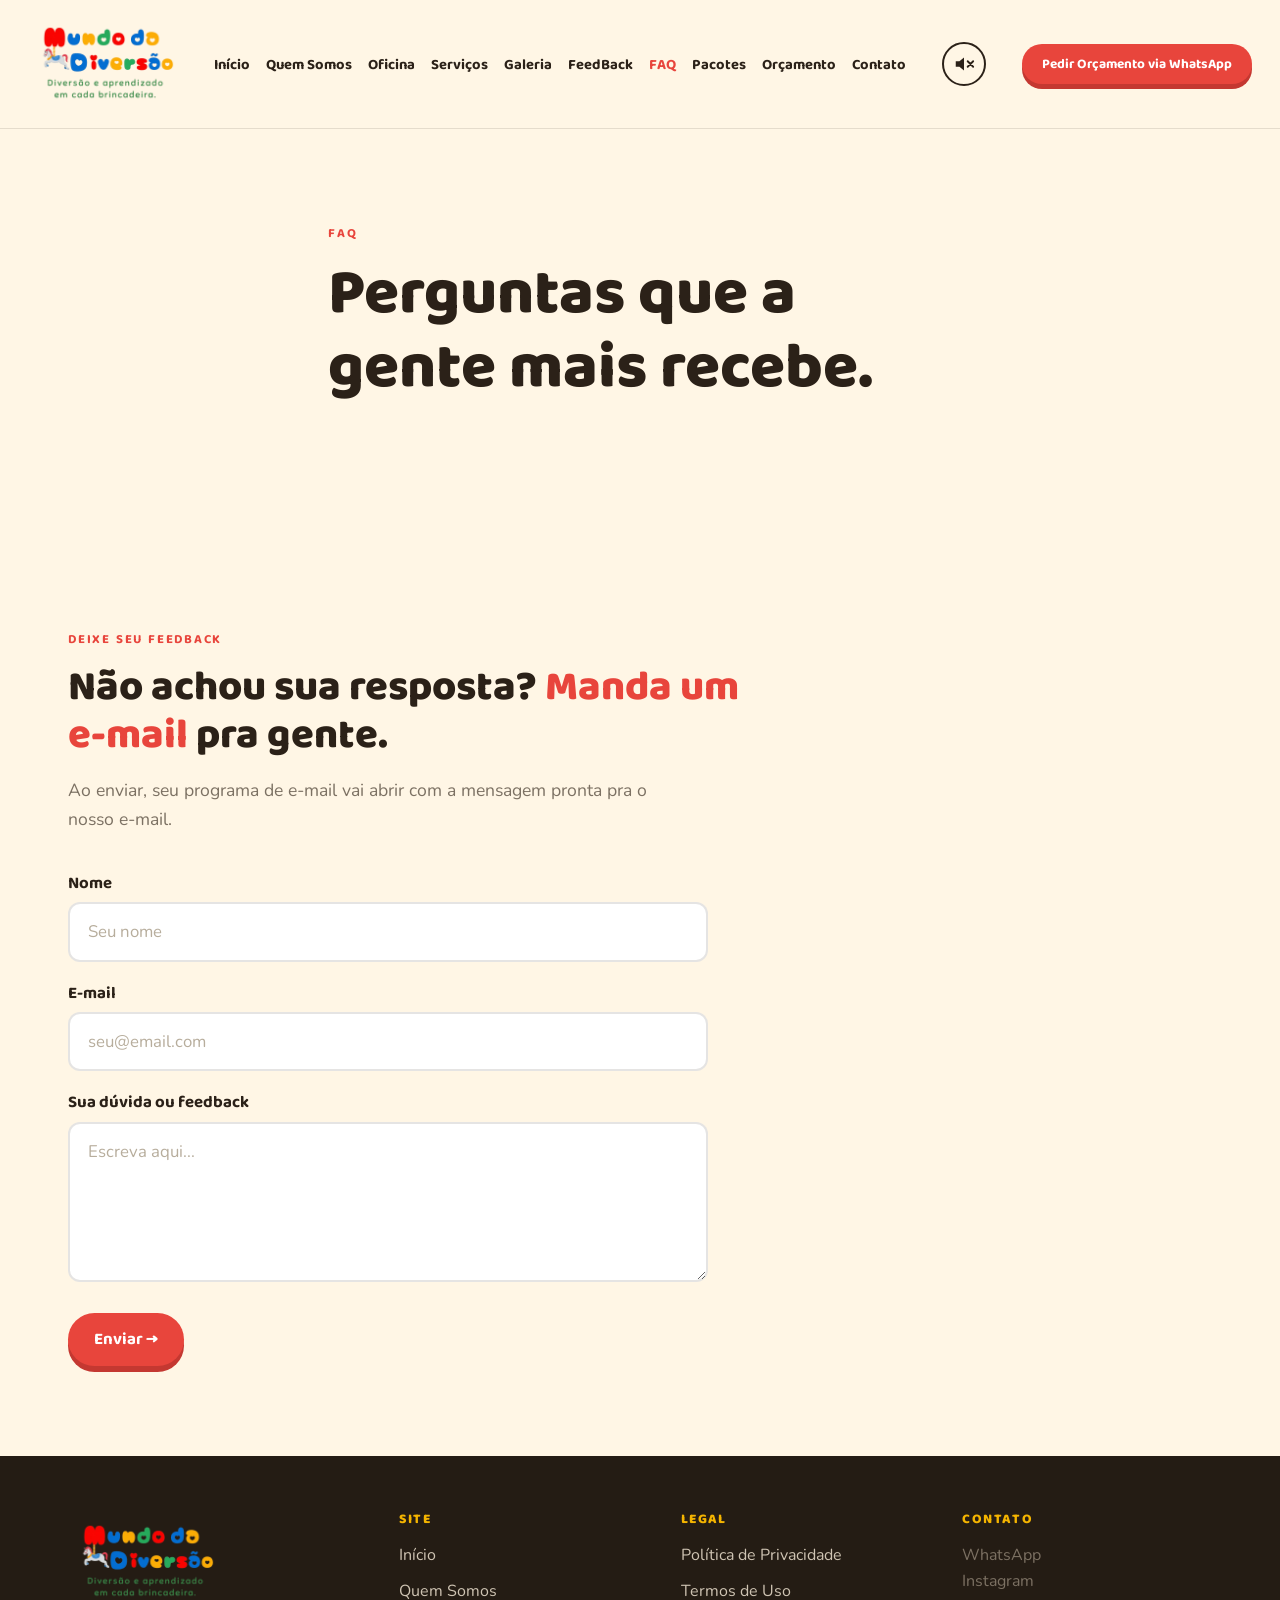
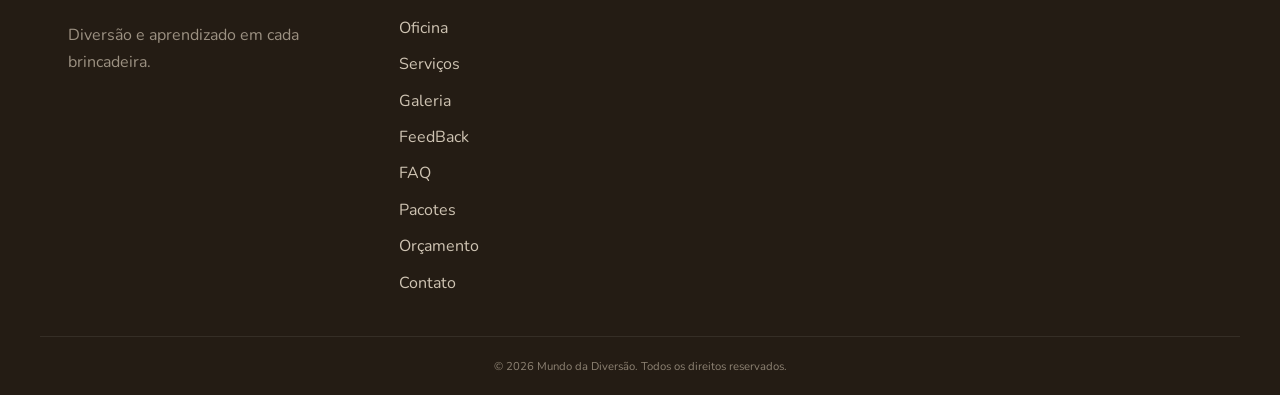
<file: pages/faq.html>
<!DOCTYPE html>
<html lang="pt-BR">
<head>
  <meta charset="UTF-8">
  <meta name="viewport" content="width=device-width, initial-scale=1.0">
  <title>Mundo da Diversão</title>
  <meta name="description" content="Recreação infantil, pintura facial e oficinas criativas para festas em São Paulo. Peça um orçamento com o Mundo da Diversão.">
  <link rel="icon" type="image/png" href="../assets/img/logo.png">
  <link rel="preconnect" href="https://fonts.googleapis.com">
  <link rel="preconnect" href="https://fonts.gstatic.com" crossorigin>
  <link href="https://fonts.googleapis.com/css2?family=Baloo+2:wght@600;700;800&family=Nunito:wght@400;600;700;800&display=swap" rel="stylesheet">
  <link rel="stylesheet" href="../assets/css/style.css">
</head>
<body>

<a class="skip-link" href="#conteudo">Ir para o conteúdo principal</a>

<header class="header">
  <div class="container nav">
    <a href="../index.html" class="logo">
      <img src="../assets/img/logo.png" alt="Logo Mundo da Diversão" class="logo-img" width="150" height="54">
    </a>

    <nav class="nav-links" aria-label="Navegação principal">
      <ul>
        <li><a href="../index.html">Início</a></li>
        <li><a href="quem-somos.html">Quem Somos</a></li>
        <li><a href="oficina.html">Oficina</a></li>
        <li><a href="servicos.html">Serviços</a></li>
        <li><a href="galeria.html">Galeria</a></li>
        <li><a href="feedback.html">FeedBack</a></li>
        <li><a href="faq.html" aria-current="page">FAQ</a></li>
        <li><a href="pacotes.html">Pacotes</a></li>
        <li><a href="orcamento.html">Orçamento</a></li>
        <li><a href="contato.html">Contato</a></li>
      </ul>
    </nav>

    <a href="https://wa.me/5511993741754?text=Oi!%20Quero%20pedir%20um%20or%C3%A7amento%20com%20o%20Mundo%20da%20Divers%C3%A3o!" class="btn btn-primary nav-cta" target="_blank" rel="noopener">Pedir Orçamento via WhatsApp</a>
  </div>
</header>

<main id="conteudo">

<!-- CABEÇALHO DA PÁGINA -->
  <section class="section" id="faq-hero" aria-labelledby="faq-hero-title">
    <div class="container section-head">
      <p class="kicker">FAQ</p>
      <h1 id="faq-hero-title">Perguntas que a gente mais recebe.</h1>
    </div>
  </section>

  <!-- ENVIAR FEEDBACK/DÚVIDA POR E-MAIL -->
  <section class="section" id="faq-feedback-form" aria-labelledby="faq-feedback-form-title">
    <div class="container">
      <div class="section-head">
        <p class="kicker">Deixe seu feedback</p>
        <h2 id="faq-feedback-form-title">Não achou sua resposta? <span class="accent-red">Manda um e-mail</span> pra gente.</h2>
        <p class="lead">Ao enviar, seu programa de e-mail vai abrir com a mensagem pronta pra o nosso e-mail.</p>
      </div>
      <form action="mailto:mundo.diversaosp@gmail.com" method="post" enctype="text/plain">
        <p>
          <label for="faq-feedback-nome">Nome</label><br>
          <input type="text" id="faq-feedback-nome" name="Nome" required minlength="2" placeholder="Seu nome">
        </p>
        <p>
          <label for="faq-feedback-email">E-mail</label><br>
          <input type="email" id="faq-feedback-email" name="Email" required placeholder="seu@email.com">
        </p>
        <p>
          <label for="faq-feedback-mensagem">Sua dúvida ou feedback</label><br>
          <textarea id="faq-feedback-mensagem" name="Mensagem" rows="5" required minlength="10" placeholder="Escreva aqui..."></textarea>
        </p>
        <button type="submit" class="btn btn-primary">Enviar →</button>
      </form>
    </div>
  </section>

</main>

<footer class="footer">
  <div class="container footer-grid">
    <div class="footer-brand">
      <a href="../index.html" class="logo">
        <img src="../assets/img/logo.png" alt="Mundo da Diversão" class="logo-img" width="150" height="50">
      </a>
      <p>Diversão e aprendizado em cada brincadeira.</p>
    </div>

    <nav class="footer-nav" aria-label="Navegação do rodapé">
      <h3>Site</h3>
      <ul>
        <li><a href="../index.html">Início</a></li>
        <li><a href="quem-somos.html">Quem Somos</a></li>
        <li><a href="oficina.html">Oficina</a></li>
        <li><a href="servicos.html">Serviços</a></li>
        <li><a href="galeria.html">Galeria</a></li>
        <li><a href="feedback.html">FeedBack</a></li>
        <li><a href="faq.html">FAQ</a></li>
        <li><a href="pacotes.html">Pacotes</a></li>
        <li><a href="orcamento.html">Orçamento</a></li>
        <li><a href="contato.html">Contato</a></li>
      </ul>
    </nav>

    <nav class="footer-nav" aria-label="Políticas">
      <h3>Legal</h3>
      <ul>
        <li><a href="privacidade.html">Política de Privacidade</a></li>
        <li><a href="termos.html">Termos de Uso</a></li>
      </ul>
    </nav>

    <div class="footer-contact">
      <h3>Contato</h3>
      <p><a href="https://wa.me/5511993741754" target="_blank" rel="noopener">WhatsApp</a></p>
      <p><a href="https://www.instagram.com/mundo.da.diversao_oficial/" target="_blank" rel="noopener">Instagram</a></p>
    </div>
  </div>

  <div class="container footer-bottom">
    <small>&copy; 2026 Mundo da Diversão. Todos os direitos reservados.</small>
  </div>
</footer>

<audio id="musica-fundo" loop preload="none">
  <source src="../assets/audio/musica-fundo.mp3" type="audio/mpeg">
  Seu navegador não é compatível com o elemento de áudio.
</audio>

<script src="../assets/js/musica.js" defer></script>
<script src="../assets/js/acessibilidade.js" defer></script>
</body>
</html>
</file>
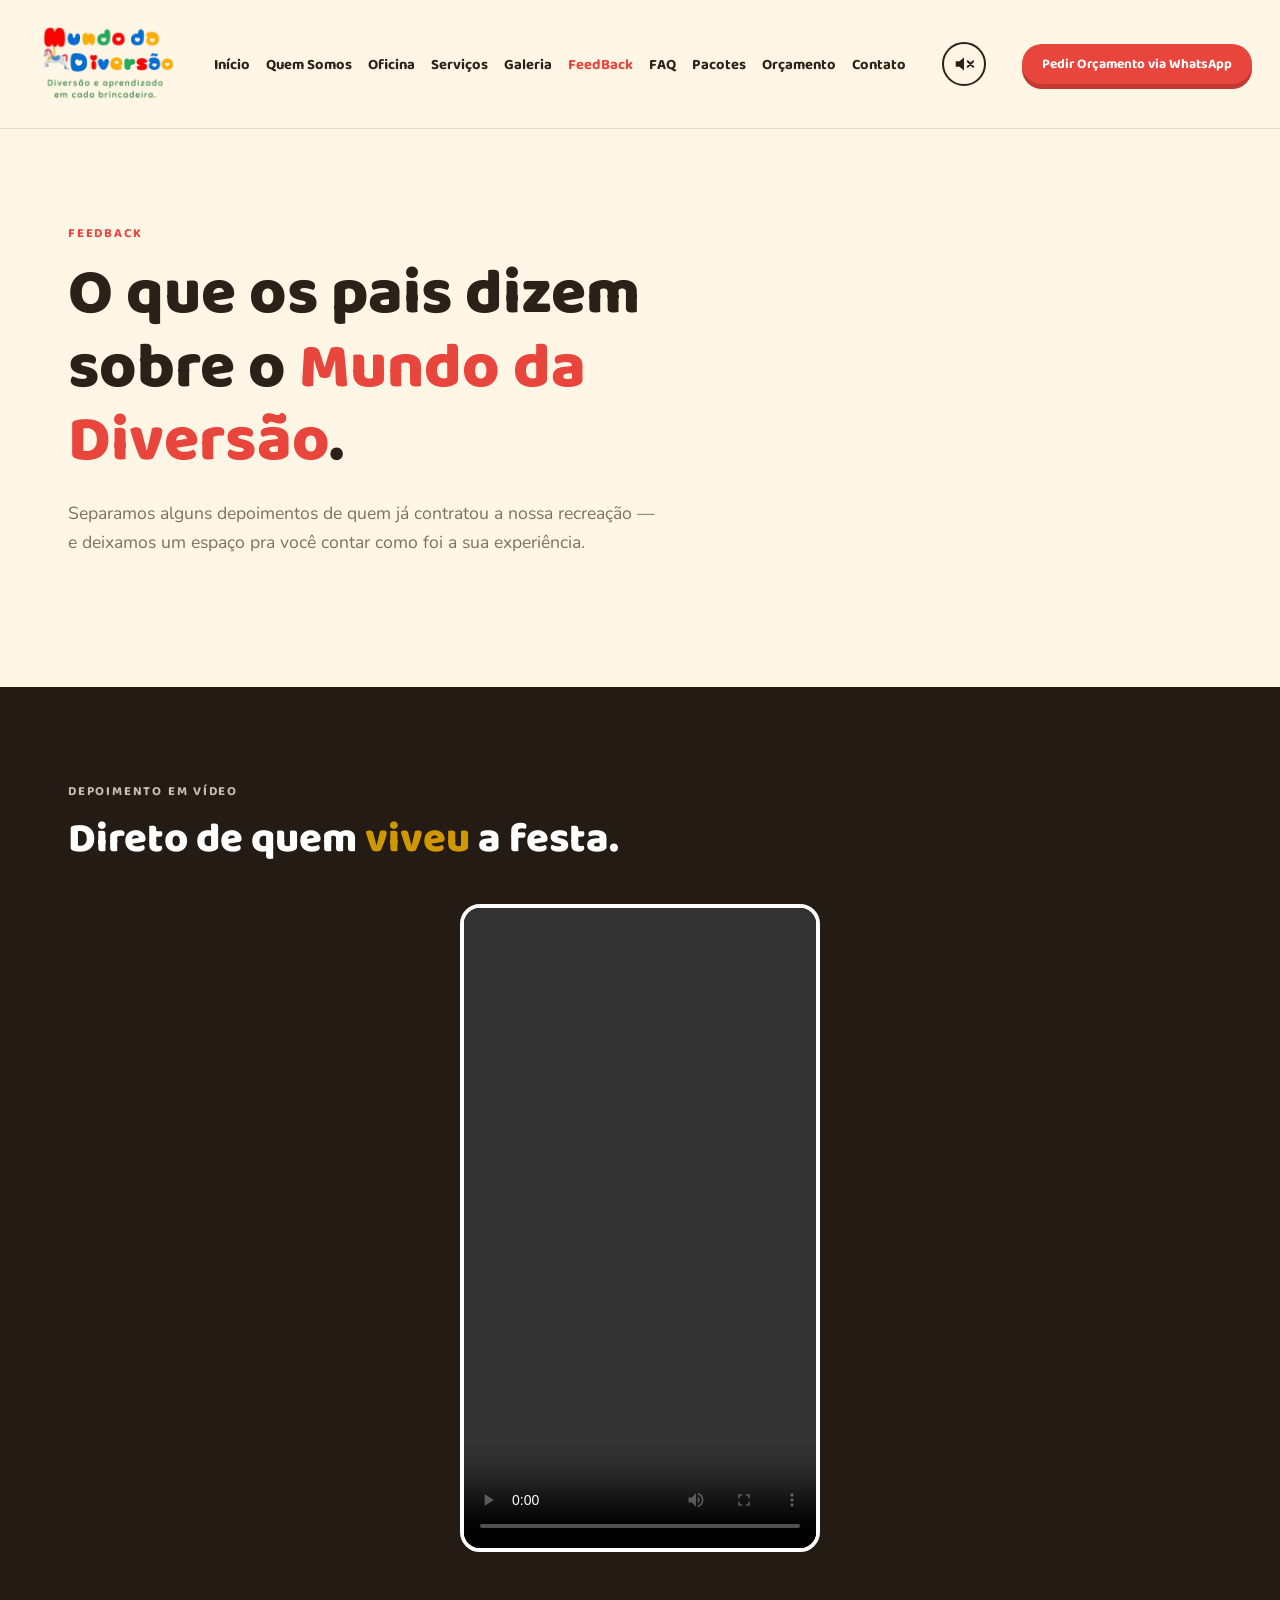
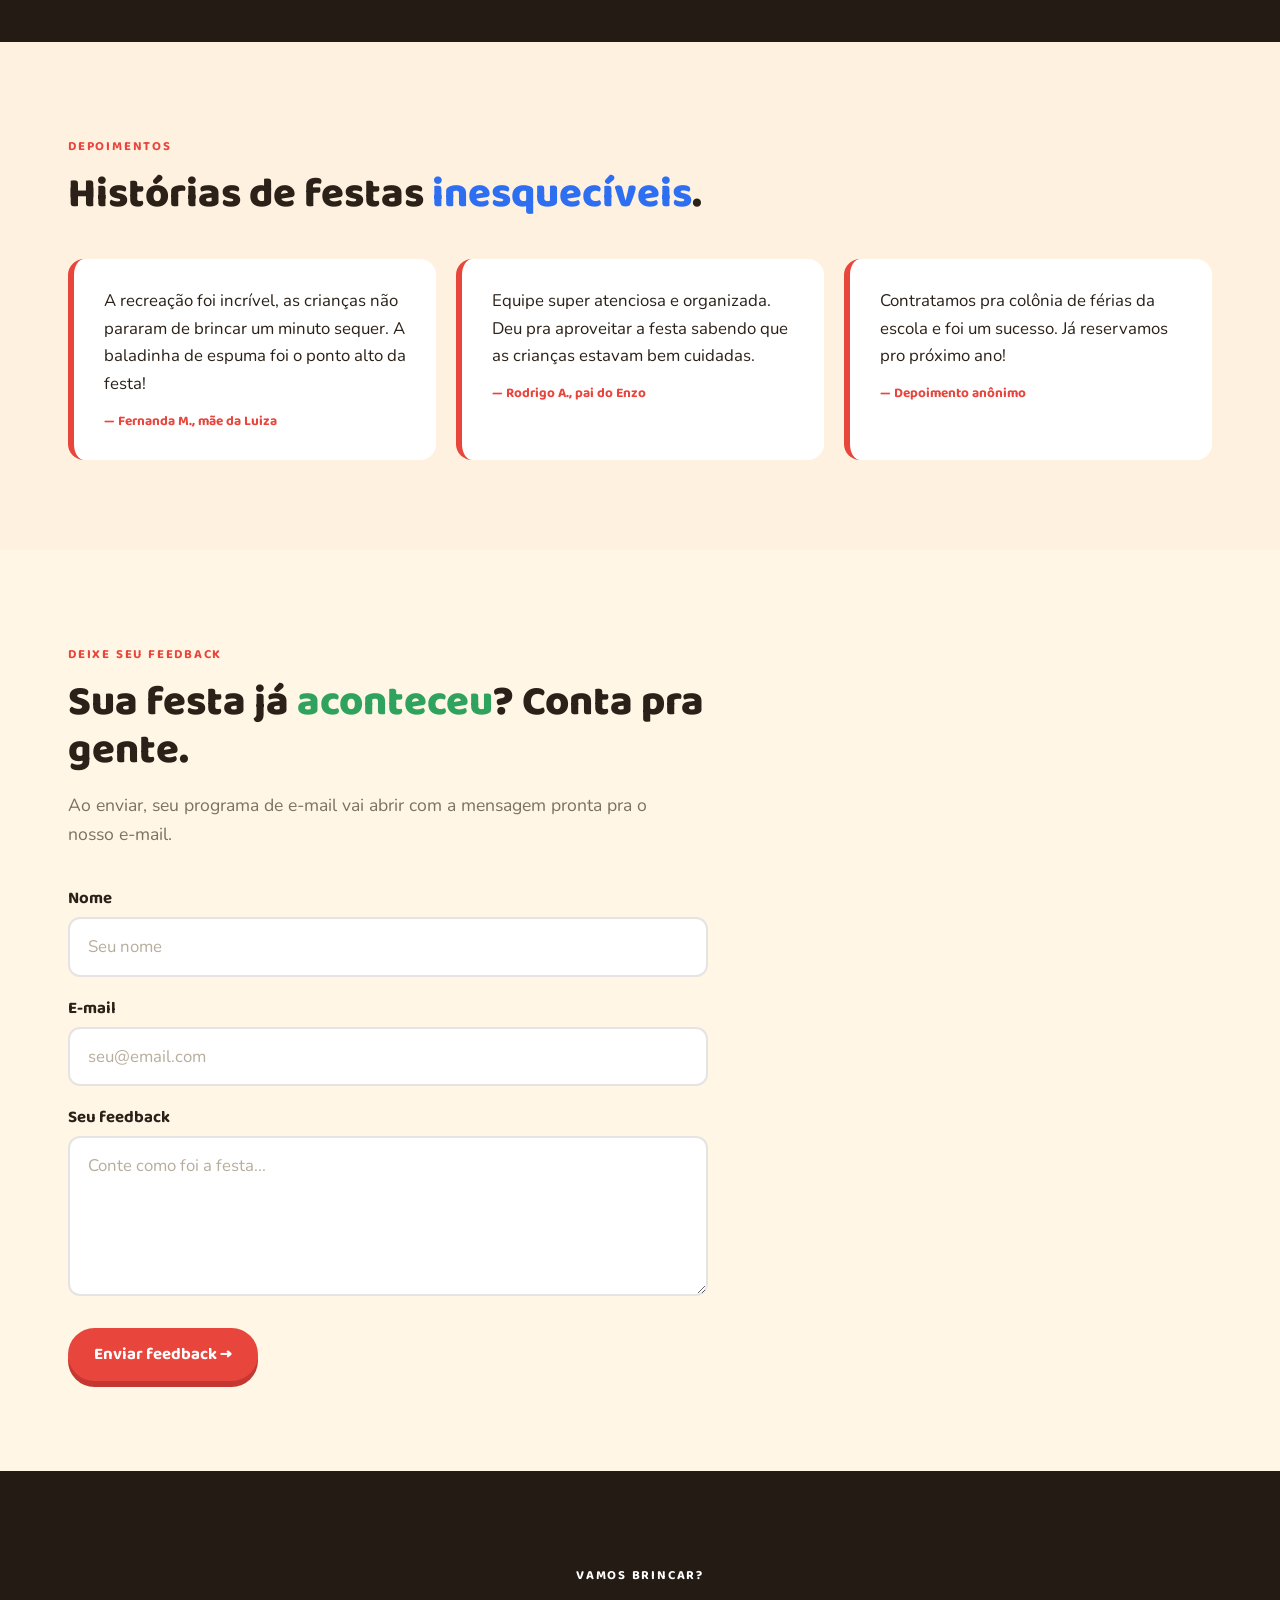
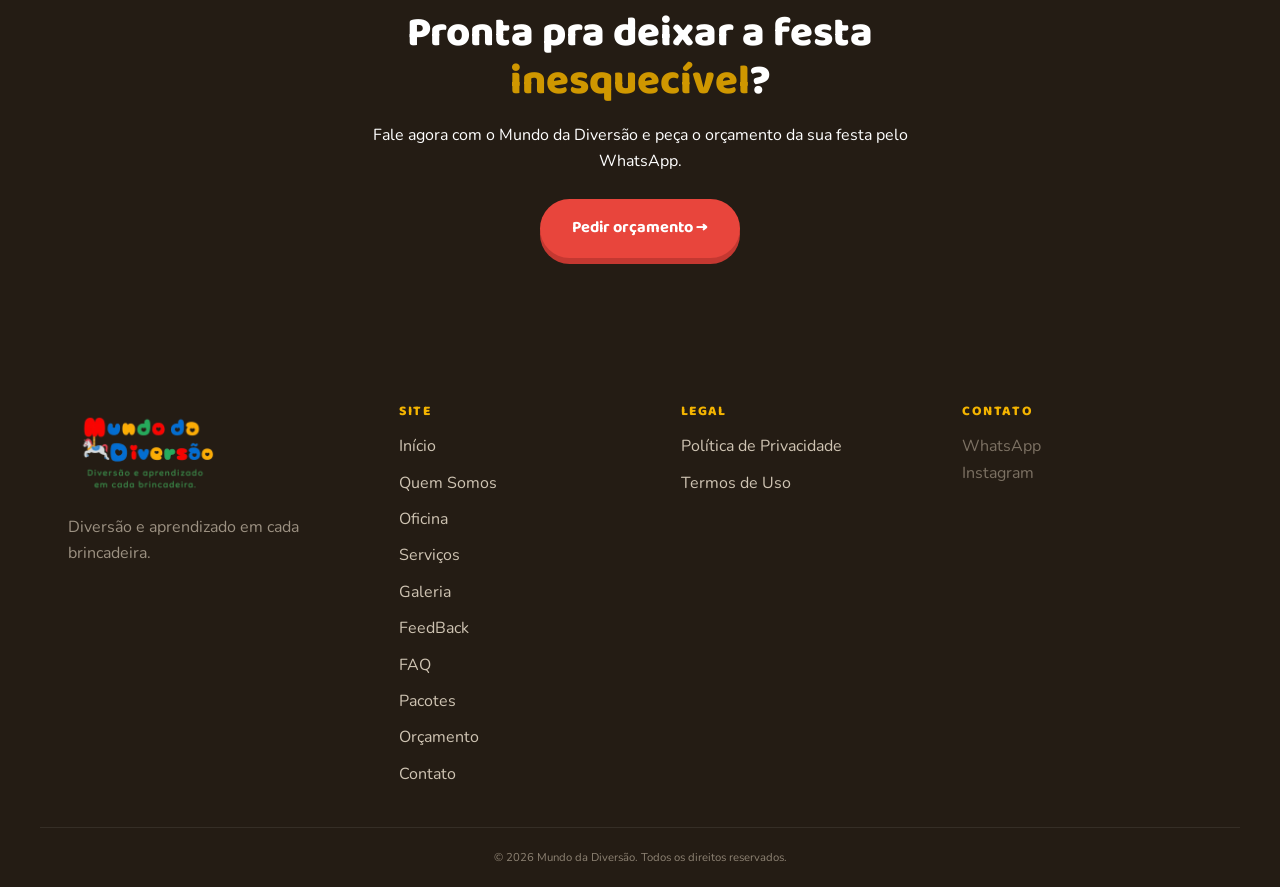
<file: pages/feedback.html>
<!DOCTYPE html>
<html lang="pt-BR">
<head>
  <meta charset="UTF-8">
  <meta name="viewport" content="width=device-width, initial-scale=1.0">
  <title>Mundo da Diversão</title>
  <meta name="description" content="Recreação infantil, pintura facial e oficinas criativas para festas em São Paulo. Peça um orçamento com o Mundo da Diversão.">
  <link rel="icon" type="image/png" href="../assets/img/logo.png">
  <link rel="preconnect" href="https://fonts.googleapis.com">
  <link rel="preconnect" href="https://fonts.gstatic.com" crossorigin>
  <link href="https://fonts.googleapis.com/css2?family=Baloo+2:wght@600;700;800&family=Nunito:wght@400;600;700;800&display=swap" rel="stylesheet">
  <link rel="stylesheet" href="../assets/css/style.css">
</head>
<body>

<a class="skip-link" href="#conteudo">Ir para o conteúdo principal</a>

<header class="header">
  <div class="container nav">
    <a href="../index.html" class="logo">
      <img src="../assets/img/logo.png" alt="Logo Mundo da Diversão" class="logo-img" width="150" height="54">
    </a>

    <nav class="nav-links" aria-label="Navegação principal">
      <ul>
        <li><a href="../index.html">Início</a></li>
        <li><a href="quem-somos.html">Quem Somos</a></li>
        <li><a href="oficina.html">Oficina</a></li>
        <li><a href="servicos.html">Serviços</a></li>
        <li><a href="galeria.html">Galeria</a></li>
        <li><a href="feedback.html" aria-current="page">FeedBack</a></li>
        <li><a href="faq.html">FAQ</a></li>
        <li><a href="pacotes.html">Pacotes</a></li>
        <li><a href="orcamento.html">Orçamento</a></li>
        <li><a href="contato.html">Contato</a></li>
      </ul>
    </nav>

    <a href="https://wa.me/5511993741754?text=Oi!%20Quero%20pedir%20um%20or%C3%A7amento%20com%20o%20Mundo%20da%20Divers%C3%A3o!" class="btn btn-primary nav-cta" target="_blank" rel="noopener">Pedir Orçamento via WhatsApp</a>
  </div>
</header>

<main id="conteudo">

  <!-- HERO DA PÁGINA -->
  <section class="section" id="feedback-hero" aria-labelledby="feedback-hero-title">
    <div class="container">
      <div class="section-head">
        <p class="kicker">FeedBack</p>
        <h1 id="feedback-hero-title">O que os pais dizem sobre o <span class="accent-red">Mundo da Diversão</span>.</h1>
        <p class="lead">Separamos alguns depoimentos de quem já contratou a nossa recreação — e deixamos um espaço pra você contar como foi a sua experiência.</p>
      </div>
    </div>
  </section>

  <!-- DEPOIMENTO EM VÍDEO -->
  <section class="section dark-section" id="feedback-video" aria-labelledby="feedback-video-title">
    <div class="container">
      <div class="section-head">
        <p class="kicker">Depoimento em vídeo</p>
        <h2 id="feedback-video-title">Direto de quem <span class="accent-yellow">viveu</span> a festa.</h2>
      </div>
      <div style="max-width:360px;margin:0 auto;border-radius:20px;overflow:hidden;border:4px solid #fff;">
        <video controls playsinline width="360" height="640" style="display:block;width:100%;aspect-ratio:9/16;object-fit:cover;background:#000;">
          <source src="../assets/videos/feedBack-Real.mp4" type="video/mp4">
          Seu navegador não é compatível com o elemento de vídeo.
        </video>
      </div>
    </div>
  </section>

  <!-- DEPOIMENTOS -->
  <section class="section tint-orange" id="feedback-depoimentos" aria-labelledby="feedback-depoimentos-title">
    <div class="container">
      <div class="section-head">
        <p class="kicker">Depoimentos</p>
        <h2 id="feedback-depoimentos-title">Histórias de festas <span class="accent-blue">inesquecíveis</span>.</h2>
      </div>
      <div class="testimonials-grid">
        <blockquote>
          <p>A recreação foi incrível, as crianças não pararam de brincar um minuto sequer. A baladinha de espuma foi o ponto alto da festa!</p>
          <footer>— Fernanda M., mãe da Luiza</footer>
        </blockquote>
        <blockquote>
          <p>Equipe super atenciosa e organizada. Deu pra aproveitar a festa sabendo que as crianças estavam bem cuidadas.</p>
          <footer>— Rodrigo A., pai do Enzo</footer>
        </blockquote>
        <blockquote>
          <p>Contratamos pra colônia de férias da escola e foi um sucesso. Já reservamos pro próximo ano!</p>
          <footer>— Depoimento anônimo</footer>
        </blockquote>
      </div>
    </div>
  </section>

  <!-- ENVIAR FEEDBACK POR E-MAIL -->
  <section class="section" id="feedback-form" aria-labelledby="feedback-form-title">
    <div class="container">
      <div class="section-head">
        <p class="kicker">Deixe seu feedback</p>
        <h2 id="feedback-form-title">Sua festa já <span class="accent-green">aconteceu</span>? Conta pra gente.</h2>
        <p class="lead">Ao enviar, seu programa de e-mail vai abrir com a mensagem pronta pra o nosso e-mail.</p>
      </div>

      <form action="mailto:mundo.diversaosp@gmail.com" method="post" enctype="text/plain">
        <p>
          <label for="feedback-nome">Nome</label><br>
          <input type="text" id="feedback-nome" name="Nome" required minlength="2" placeholder="Seu nome">
        </p>
        <p>
          <label for="feedback-email">E-mail</label><br>
          <input type="email" id="feedback-email" name="Email" required placeholder="seu@email.com">
        </p>
        <p>
          <label for="feedback-mensagem">Seu feedback</label><br>
          <textarea id="feedback-mensagem" name="Mensagem" rows="5" required minlength="10" placeholder="Conte como foi a festa..."></textarea>
        </p>
        <button type="submit" class="btn btn-primary">Enviar feedback →</button>
      </form>
    </div>
  </section>

  <!-- CTA -->
  <section class="cta" aria-labelledby="cta-title">
    <div class="container cta-content">
      <p class="kicker">Vamos brincar?</p>
      <h2 id="cta-title">Pronta pra deixar a festa <span class="accent-yellow">inesquecível</span>?</h2>
      <p>Fale agora com o Mundo da Diversão e peça o orçamento da sua festa pelo WhatsApp.</p>
      <a href="https://wa.me/5511993741754?text=Oi!%20Quero%20pedir%20um%20or%C3%A7amento%20com%20o%20Mundo%20da%20Divers%C3%A3o!" class="btn btn-primary big" target="_blank" rel="noopener">Pedir orçamento →</a>
    </div>
  </section>

</main>

<footer class="footer">
  <div class="container footer-grid">
    <div class="footer-brand">
      <a href="../index.html" class="logo">
        <img src="../assets/img/logo.png" alt="Mundo da Diversão" class="logo-img" width="150" height="50">
      </a>
      <p>Diversão e aprendizado em cada brincadeira.</p>
    </div>

    <nav class="footer-nav" aria-label="Navegação do rodapé">
      <h3>Site</h3>
      <ul>
        <li><a href="../index.html">Início</a></li>
        <li><a href="quem-somos.html">Quem Somos</a></li>
        <li><a href="oficina.html">Oficina</a></li>
        <li><a href="servicos.html">Serviços</a></li>
        <li><a href="galeria.html">Galeria</a></li>
        <li><a href="feedback.html">FeedBack</a></li>
        <li><a href="faq.html">FAQ</a></li>
        <li><a href="pacotes.html">Pacotes</a></li>
        <li><a href="orcamento.html">Orçamento</a></li>
        <li><a href="contato.html">Contato</a></li>
      </ul>
    </nav>

    <nav class="footer-nav" aria-label="Políticas">
      <h3>Legal</h3>
      <ul>
        <li><a href="privacidade.html">Política de Privacidade</a></li>
        <li><a href="termos.html">Termos de Uso</a></li>
      </ul>
    </nav>

    <div class="footer-contact">
      <h3>Contato</h3>
      <p><a href="https://wa.me/5511993741754" target="_blank" rel="noopener">WhatsApp</a></p>
      <p><a href="https://www.instagram.com/mundo.da.diversao_oficial/" target="_blank" rel="noopener">Instagram</a></p>
    </div>
  </div>

  <div class="container footer-bottom">
    <small>&copy; 2026 Mundo da Diversão. Todos os direitos reservados.</small>
  </div>
</footer>

<audio id="musica-fundo" loop preload="none">
  <source src="../assets/audio/musica-fundo.mp3" type="audio/mpeg">
  Seu navegador não é compatível com o elemento de áudio.
</audio>

<script src="../assets/js/musica.js" defer></script>
<script src="../assets/js/acessibilidade.js" defer></script>
</body>
</html>
</file>
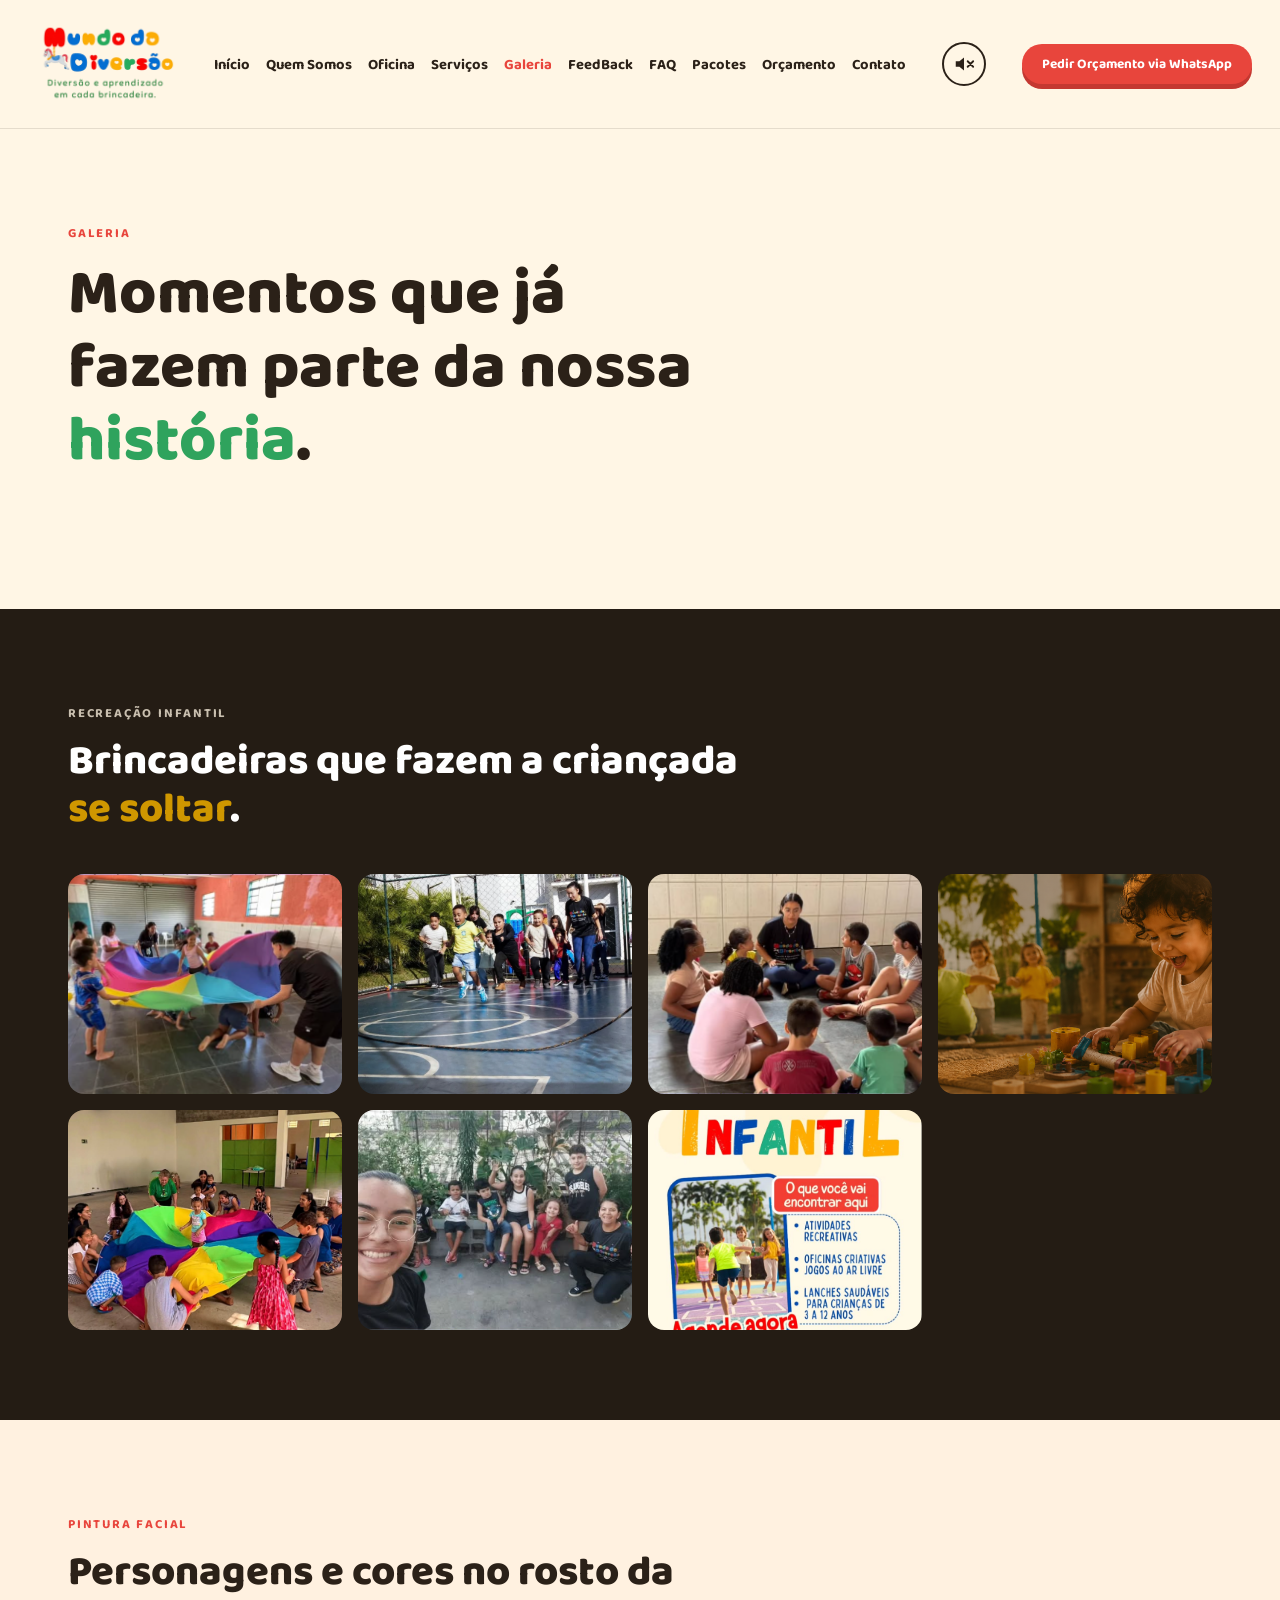
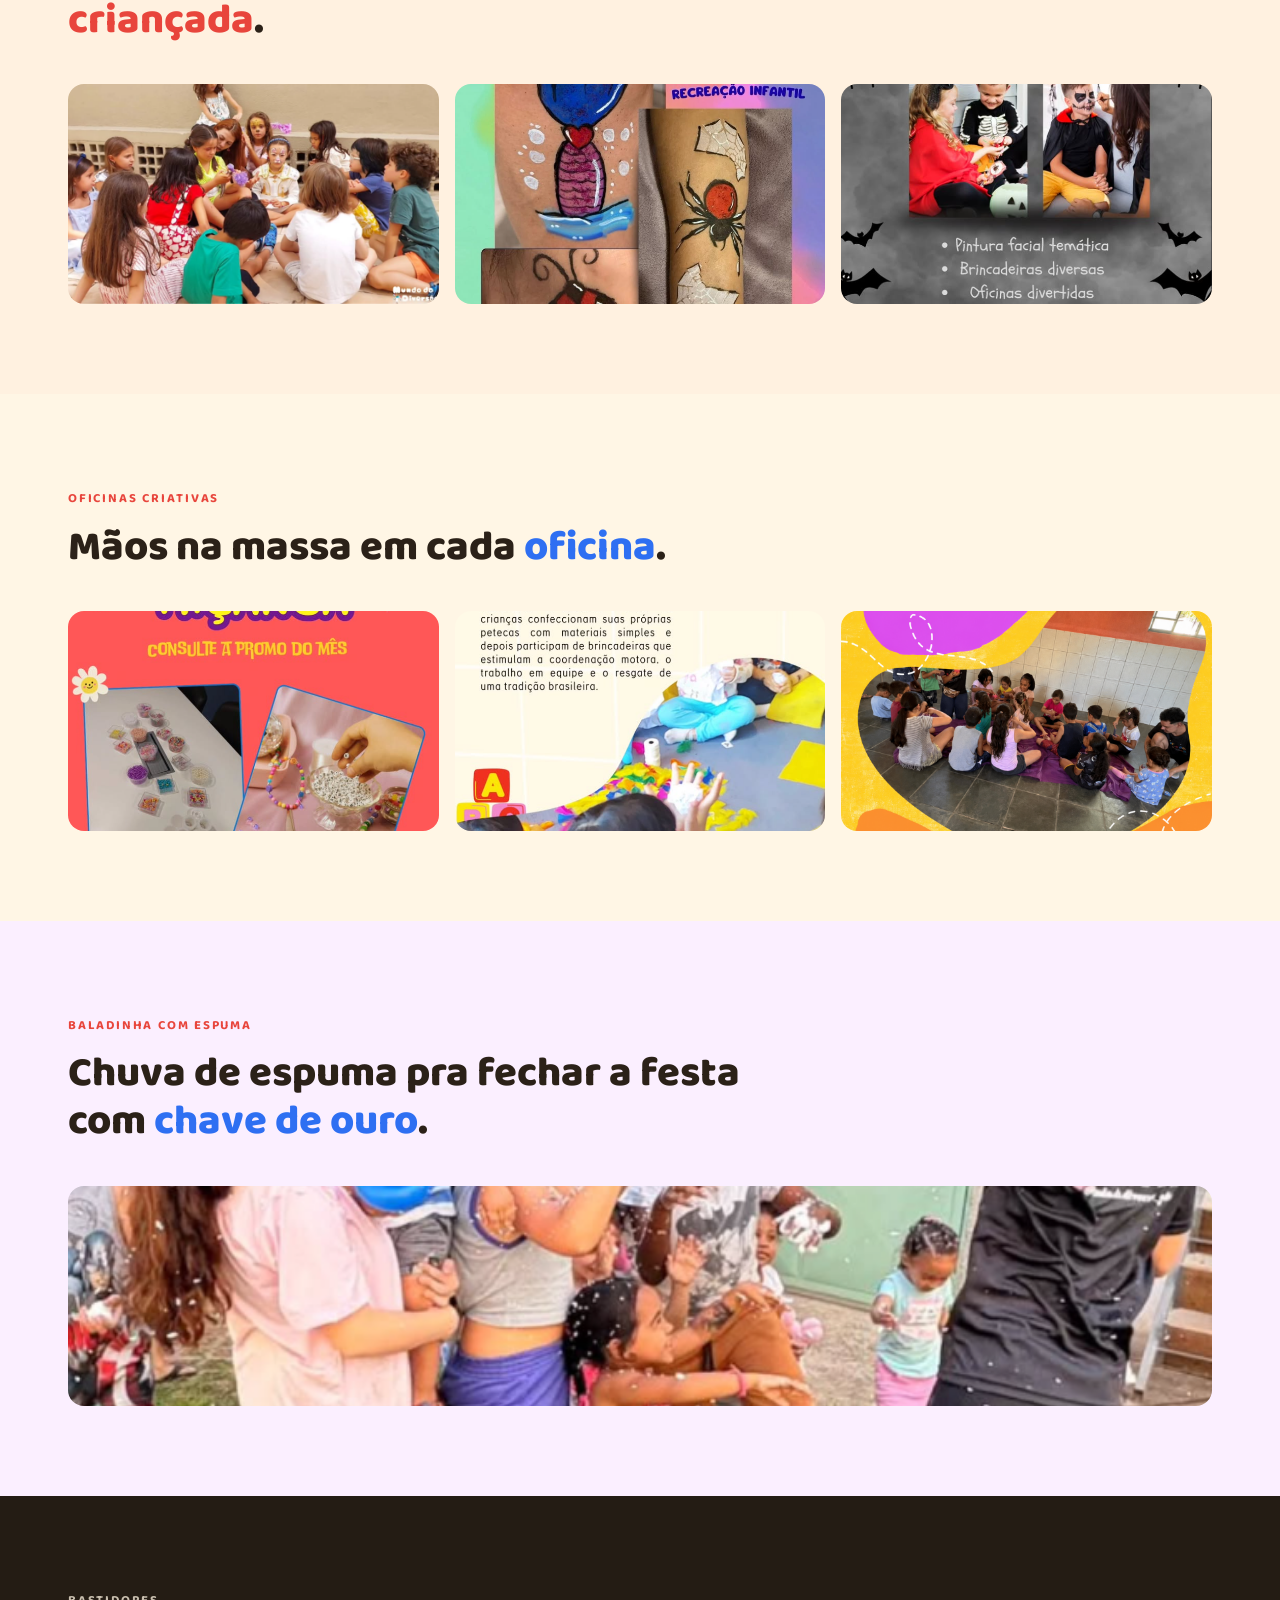
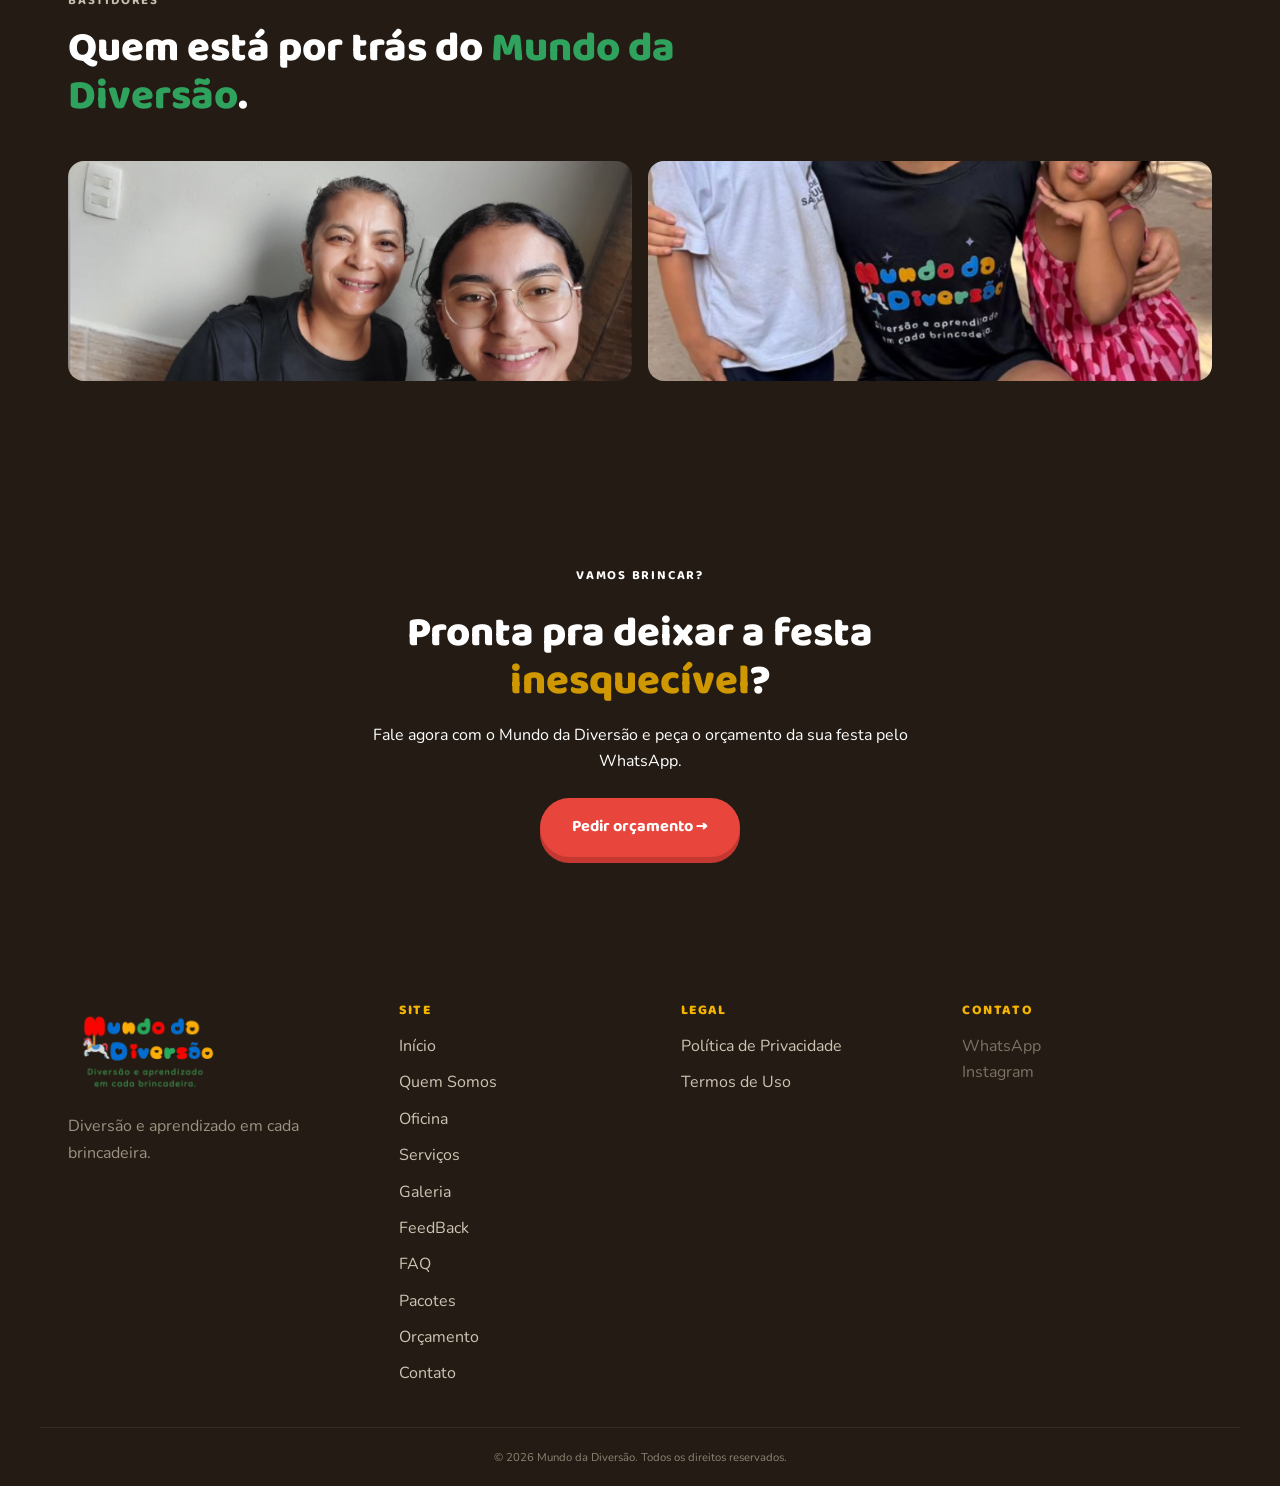
<file: pages/galeria.html>
<!DOCTYPE html>
<html lang="pt-BR">
<head>
  <meta charset="UTF-8">
  <meta name="viewport" content="width=device-width, initial-scale=1.0">
  <title>Galeria | Mundo da Diversão</title>
  <meta name="description" content="Confira momentos de recreação infantil, pintura facial e oficinas criativas do Mundo da Diversão em festas de São Paulo.">
  <link rel="icon" type="image/png" href="../assets/img/logo.png">
  <link rel="preconnect" href="https://fonts.googleapis.com">
  <link rel="preconnect" href="https://fonts.gstatic.com" crossorigin>
  <link href="https://fonts.googleapis.com/css2?family=Baloo+2:wght@600;700;800&family=Nunito:wght@400;600;700;800&display=swap" rel="stylesheet">
  <link rel="stylesheet" href="../assets/css/style.css">
</head>
<body>

<a class="skip-link" href="#conteudo">Ir para o conteúdo principal</a>

<header class="header">
  <div class="container nav">
    <a href="../index.html" class="logo">
      <img src="../assets/img/logo.png" alt="Logo Mundo da Diversão" class="logo-img" width="150" height="54">
    </a>

    <nav class="nav-links" aria-label="Navegação principal">
      <ul>
        <li><a href="../index.html">Início</a></li>
        <li><a href="quem-somos.html">Quem Somos</a></li>
        <li><a href="oficina.html">Oficina</a></li>
        <li><a href="servicos.html">Serviços</a></li>
        <li><a href="galeria.html" aria-current="page">Galeria</a></li>
        <li><a href="feedback.html">FeedBack</a></li>
        <li><a href="faq.html">FAQ</a></li>
        <li><a href="pacotes.html">Pacotes</a></li>
        <li><a href="orcamento.html">Orçamento</a></li>
        <li><a href="contato.html">Contato</a></li>
      </ul>
    </nav>

    <a href="https://wa.me/5511993741754?text=Oi!%20Quero%20pedir%20um%20or%C3%A7amento%20com%20o%20Mundo%20da%20Divers%C3%A3o!" class="btn btn-primary nav-cta" target="_blank" rel="noopener">Pedir Orçamento via WhatsApp</a>
  </div>
</header>

<main id="conteudo">

  <!-- HERO DA PÁGINA -->
  <section class="section" id="galeria-hero" aria-labelledby="galeria-hero-title">
    <div class="container">
      <div class="section-head">
        <p class="kicker">Galeria</p>
        <h1 id="galeria-hero-title">Momentos que já fazem parte da nossa <span class="accent-green">história</span>.</h1>
      </div>
    </div>
  </section>

  <!-- RECREAÇÃO -->
  <section class="section dark-section" id="galeria-recreacao" aria-labelledby="galeria-recreacao-title">
    <div class="container">
      <div class="section-head">
        <p class="kicker">Recreação Infantil</p>
        <h2 id="galeria-recreacao-title">Brincadeiras que fazem a criançada <span class="accent-yellow">se soltar</span>.</h2>
      </div>
      <div class="gallery-grid">
        <figure>
          <img src="../assets/img/recreador-paraquedas.png" alt="Crianças brincando com paraquedas colorido" width="360" height="260">
        </figure>
        <figure>
          <img src="../assets/img/criancas-correndo.png" alt="Crianças correndo e brincando em atividade recreativa" width="360" height="260">
        </figure>
        <figure>
          <img src="../assets/img/recreador-conversa.png" alt="Crianças conversando com a recreadora" width="360" height="260">
        </figure>
        <figure>
          <img src="../assets/img/crianca-brincando.png" alt="Criança brincando durante a festa" width="360" height="260">
        </figure>
        <figure>
          <img src="../assets/img/paraquedas-2.png" alt="Crianças e recreadores brincando com paraquedas colorido" width="360" height="260">
        </figure>
        <figure>
          <img src="../assets/img/foto-com-criancas.png" alt="Recreadoras posando com as crianças ao fim da festa" width="360" height="260">
        </figure>
        <figure class="contain">
          <img src="../assets/img/recreacao-infantil.png" alt="Card de recreação infantil do Mundo da Diversão" width="360" height="260">
        </figure>
      </div>
    </div>
  </section>

  <!-- PINTURA FACIAL -->
  <section class="section tint-orange" id="galeria-pintura" aria-labelledby="galeria-pintura-title">
    <div class="container">
      <div class="section-head">
        <p class="kicker">Pintura Facial</p>
        <h2 id="galeria-pintura-title">Personagens e cores no rosto da <span class="accent-red">criançada</span>.</h2>
      </div>
      <div class="gallery-grid">
        <figure>
          <img src="../assets/img/recreador-pintura-facial.png" alt="Crianças fazendo pinturas faciais" width="360" height="260">
        </figure>
        <figure class="contain">
          <img src="../assets/img/Pintura-Ludica.png" alt="Card de pintura lúdica do Mundo da Diversão" width="360" height="260">
        </figure>
        <figure class="contain">
          <img src="../assets/img/pintura-halloween.png" alt="Card de pintura facial temática de Halloween do Mundo da Diversão" width="360" height="260">
        </figure>
      </div>
    </div>
  </section>

  <!-- OFICINAS CRIATIVAS -->
  <section class="section" id="galeria-oficinas" aria-labelledby="galeria-oficinas-title">
    <div class="container">
      <div class="section-head">
        <p class="kicker">Oficinas Criativas</p>
        <h2 id="galeria-oficinas-title">Mãos na massa em cada <span class="accent-blue">oficina</span>.</h2>
      </div>
      <div class="gallery-grid">
        <figure class="contain">
          <img src="../assets/img/oficina-micanga.png" alt="Card da oficina de miçanga do Mundo da Diversão" width="360" height="260">
        </figure>
        <figure class="contain">
          <img src="../assets/img/oficina-peteca.png" alt="Card da oficina de peteca do Mundo da Diversão" width="360" height="260">
        </figure>
        <figure class="contain">
          <img src="../assets/img/slime-day.png" alt="Card do Slime Day do Mundo da Diversão" width="360" height="260">
        </figure>
      </div>
    </div>
  </section>

  <!-- BALADINHA COM ESPUMA -->
  <section class="section tint-purple" id="galeria-espuma" aria-labelledby="galeria-espuma-title">
    <div class="container">
      <div class="section-head">
        <p class="kicker">Baladinha com Espuma</p>
        <h2 id="galeria-espuma-title">Chuva de espuma pra fechar a festa com <span class="accent-blue">chave de ouro</span>.</h2>
      </div>
      <div class="gallery-grid">
        <figure>
          <img src="../assets/img/chuva-de-espuma.png" alt="Crianças e recreadores brincando na chuva de espuma" width="360" height="260">
        </figure>
      </div>
    </div>
  </section>

  <!-- BASTIDORES -->
  <section class="section dark-section" id="galeria-bastidores" aria-labelledby="galeria-bastidores-title">
    <div class="container">
      <div class="section-head">
        <p class="kicker">Bastidores</p>
        <h2 id="galeria-bastidores-title">Quem está por trás do <span class="accent-green">Mundo da Diversão</span>.</h2>
      </div>
      <div class="gallery-grid">
        <figure>
          <img src="../assets/img/equipe.png" alt="Victoria e sua mãe, fundadoras do Mundo da Diversão" width="360" height="260">
        </figure>
        <figure>
          <img src="../assets/img/recreador-equipe.png" alt="Recreadora da equipe brincando com duas crianças" width="360" height="260">
        </figure>
      </div>
    </div>
  </section>

  <!-- CTA -->
  <section class="cta" aria-labelledby="cta-title">
    <div class="container cta-content">
      <p class="kicker">Vamos brincar?</p>
      <h2 id="cta-title">Pronta pra deixar a festa <span class="accent-yellow">inesquecível</span>?</h2>
      <p>Fale agora com o Mundo da Diversão e peça o orçamento da sua festa pelo WhatsApp.</p>
      <a href="https://wa.me/5511993741754?text=Oi!%20Quero%20pedir%20um%20or%C3%A7amento%20com%20o%20Mundo%20da%20Divers%C3%A3o!" class="btn btn-primary big" target="_blank" rel="noopener">Pedir orçamento →</a>
    </div>
  </section>

</main>

<footer class="footer">
  <div class="container footer-grid">
    <div class="footer-brand">
      <a href="../index.html" class="logo">
        <img src="../assets/img/logo.png" alt="Mundo da Diversão" class="logo-img" width="150" height="50">
      </a>
      <p>Diversão e aprendizado em cada brincadeira.</p>
    </div>

    <nav class="footer-nav" aria-label="Navegação do rodapé">
      <h3>Site</h3>
      <ul>
        <li><a href="../index.html">Início</a></li>
        <li><a href="quem-somos.html">Quem Somos</a></li>
        <li><a href="oficina.html">Oficina</a></li>
        <li><a href="servicos.html">Serviços</a></li>
        <li><a href="galeria.html">Galeria</a></li>
        <li><a href="feedback.html">FeedBack</a></li>
        <li><a href="faq.html">FAQ</a></li>
        <li><a href="pacotes.html">Pacotes</a></li>
        <li><a href="orcamento.html">Orçamento</a></li>
        <li><a href="contato.html">Contato</a></li>
      </ul>
    </nav>

    <nav class="footer-nav" aria-label="Políticas">
      <h3>Legal</h3>
      <ul>
        <li><a href="privacidade.html">Política de Privacidade</a></li>
        <li><a href="termos.html">Termos de Uso</a></li>
      </ul>
    </nav>

    <div class="footer-contact">
      <h3>Contato</h3>
      <p><a href="https://wa.me/5511993741754" target="_blank" rel="noopener">WhatsApp</a></p>
      <p><a href="https://www.instagram.com/mundo.da.diversao_oficial/" target="_blank" rel="noopener">Instagram</a></p>
    </div>
  </div>

  <div class="container footer-bottom">
    <small>&copy; 2026 Mundo da Diversão. Todos os direitos reservados.</small>
  </div>
</footer>

<audio id="musica-fundo" loop preload="none">
  <source src="../assets/audio/musica-fundo.mp3" type="audio/mpeg">
  Seu navegador não é compatível com o elemento de áudio.
</audio>

<script src="../assets/js/musica.js" defer></script>
<script src="../assets/js/acessibilidade.js" defer></script>
</body>
</html>
</file>
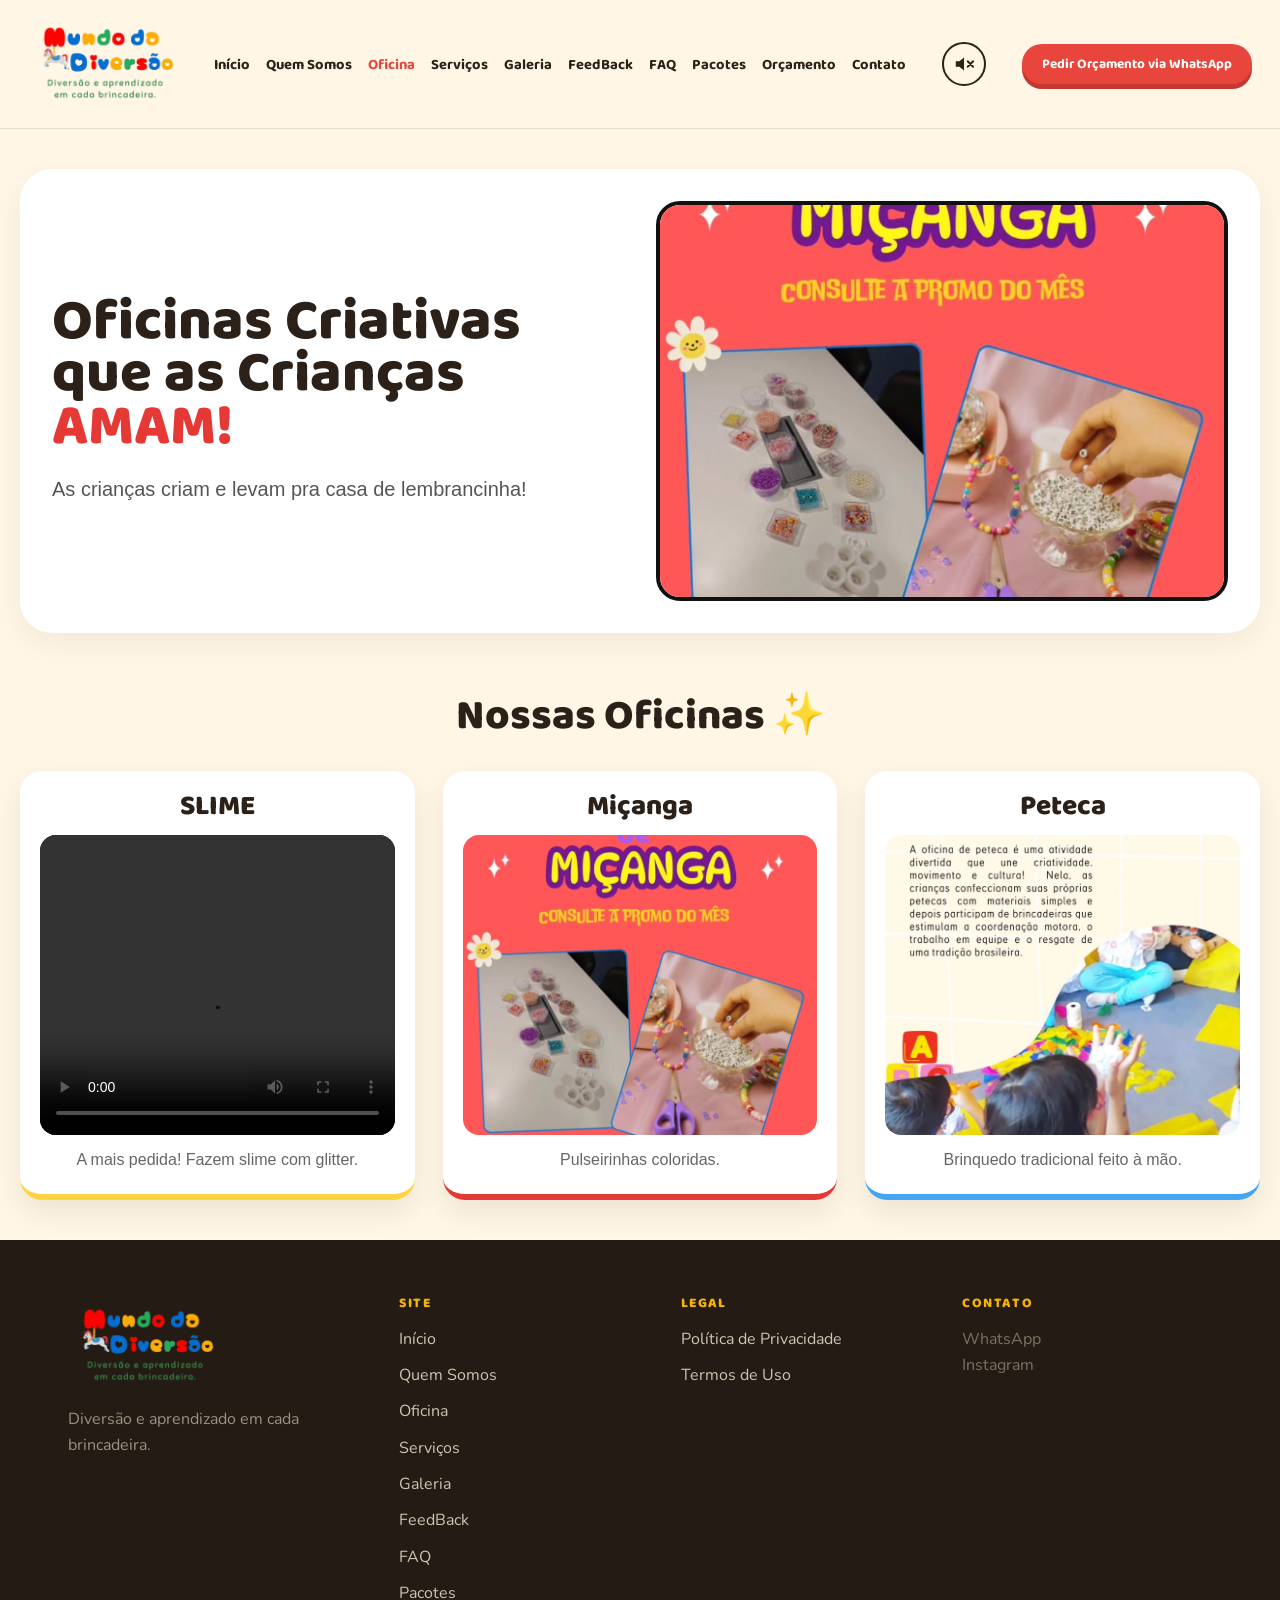
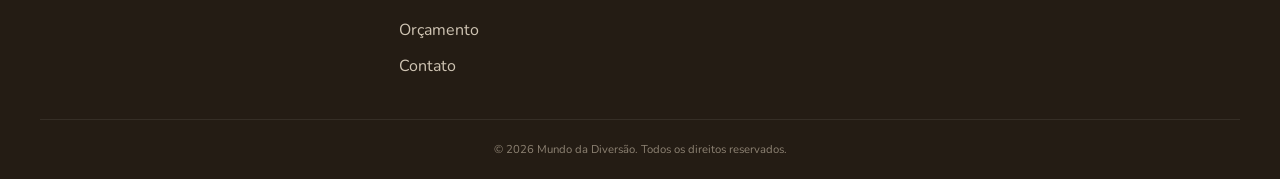
<file: pages/oficina.html>
<!DOCTYPE html>
<html lang="pt-BR">
<head>
  <meta charset="UTF-8">
  <meta name="viewport" content="width=device-width, initial-scale=1.0">
  <title>Mundo da Diversão</title>
  <meta name="description" content="Recreação infantil, pintura facial e oficinas criativas para festas em São Paulo. Peça um orçamento com o Mundo da Diversão.">
  <link rel="icon" type="image/png" href="../assets/img/logo.png">
  <link rel="preconnect" href="https://fonts.googleapis.com">
  <link rel="preconnect" href="https://fonts.gstatic.com" crossorigin>
  <link href="https://fonts.googleapis.com/css2?family=Baloo+2:wght@600;700;800&family=Nunito:wght@400;600;700;800&display=swap" rel="stylesheet">
  <link rel="stylesheet" href="../assets/css/style.css">
</head>
<body>

<a class="skip-link" href="#conteudo">Ir para o conteúdo principal</a>

<header class="header">
  <div class="container nav">
    <a href="../index.html" class="logo">
      <img src="../assets/img/logo.png" alt="Logo Mundo da Diversão" class="logo-img" width="150" height="54">
    </a>

    <nav class="nav-links" aria-label="Navegação principal">
      <ul>
        <li><a href="../index.html">Início</a></li>
        <li><a href="quem-somos.html">Quem Somos</a></li>
        <li><a href="oficina.html" aria-current="page">Oficina</a></li>
        <li><a href="servicos.html">Serviços</a></li>
        <li><a href="galeria.html">Galeria</a></li>
        <li><a href="feedback.html">FeedBack</a></li>
        <li><a href="faq.html">FAQ</a></li>
        <li><a href="pacotes.html">Pacotes</a></li>
        <li><a href="orcamento.html">Orçamento</a></li>
        <li><a href="contato.html">Contato</a></li>
      </ul>
    </nav>

    <a href="https://wa.me/5511993741754?text=Oi!%20Quero%20pedir%20um%20or%C3%A7amento%20com%20o%20Mundo%20da%20Divers%C3%A3o!" class="btn btn-primary nav-cta" target="_blank" rel="noopener">Pedir Orçamento via WhatsApp</a>
  </div>
</header>

<main id="conteudo" style="max-width:1300px; margin:0 auto; padding:40px 20px; font-family:'Poppins', sans-serif;">

  <div style="display:flex; flex-wrap:wrap; gap:40px; align-items:center; margin-bottom:60px; background:white; padding:32px; border-radius:32px; box-shadow:0 10px 30px rgba(0,0,0,0.06);">
    <div style="flex:1; min-width:320px;">
      <h1 style="font-size:58px; font-weight:900; line-height:0.9; margin:0;">Oficinas Criativas que as Crianças <span style="color:#E53935;">AMAM!</span></h1>
      <p style="font-size:20px; color:#555; margin-top:20px;">As crianças criam e levam pra casa de lembrancinha!</p>
    </div>
    <div style="flex:1; min-width:340px; border-radius:24px; overflow:hidden; border:4px solid #111; height:400px;">
      <img src="../assets/img/oficina-micanga.png" alt="Crianças participando da oficina de miçanga do Mundo da Diversão" style="width:100%; height:100%; object-fit:cover; display:block;">
    </div>
  </div>

  <h2 style="font-size:42px; text-align:center; font-weight:900;">Nossas Oficinas ✨</h2>

  <ul style="display:grid; grid-template-columns:repeat(auto-fit, minmax(320px, 1fr)); gap:28px; list-style:none; padding:0; margin-top:30px;">

    <li style="background:white; border-radius:22px; padding:20px; box-shadow:0 12px 30px rgba(0,0,0,0.08); border-bottom:6px solid #FFD23F;">
      <h3 style="font-size:28px; text-align:center; margin:0 0 12px 0;">SLIME</h3>
      <div style="border-radius:16px; overflow:hidden; background:black; height:300px;">
        <video controls playsinline style="width:100%; height:100%; object-fit:cover; display:block;">
          <source src="../assets/videos/oficina-de-slime-video.mp4" type="video/mp4">
        </video>
      </div>
      <p style="text-align:center; color:#666; margin-top:12px;">A mais pedida! Fazem slime com glitter.</p>
    </li>

    <li style="background:white; border-radius:22px; padding:20px; box-shadow:0 12px 30px rgba(0,0,0,0.08); border-bottom:6px solid #E53935;">
      <h3 style="font-size:28px; text-align:center; margin:0 0 12px 0;">Miçanga</h3>
      <div style="border-radius:16px; overflow:hidden; height:300px;">
        <img src="../assets/img/oficina-micanga.png" alt="Pulseiras coloridas feitas na oficina de miçanga" style="width:100%; height:100%; object-fit:cover; display:block;">
      </div>
      <p style="text-align:center; color:#666; margin-top:12px;">Pulseirinhas coloridas.</p>
    </li>

    <li style="background:white; border-radius:22px; padding:20px; box-shadow:0 12px 30px rgba(0,0,0,0.08); border-bottom:6px solid #42A5F5;">
      <h3 style="font-size:28px; text-align:center; margin:0 0 12px 0;">Peteca</h3>
      <div style="border-radius:16px; overflow:hidden; height:300px;">
        <img src="../assets/img/oficina-peteca.png" alt="Peteca artesanal feita à mão na oficina do Mundo da Diversão" style="width:100%; height:100%; object-fit:cover; display:block;">
      </div>
      <p style="text-align:center; color:#666; margin-top:12px;">Brinquedo tradicional feito à mão.</p>
    </li>

  </ul>
</main>

<footer class="footer">
  <div class="container footer-grid">
    <div class="footer-brand">
      <a href="../index.html" class="logo">
        <img src="../assets/img/logo.png" alt="Mundo da Diversão" class="logo-img" width="150" height="50">
      </a>
      <p>Diversão e aprendizado em cada brincadeira.</p>
    </div>

    <nav class="footer-nav" aria-label="Navegação do rodapé">
      <h3>Site</h3>
      <ul>
        <li><a href="../index.html">Início</a></li>
        <li><a href="quem-somos.html">Quem Somos</a></li>
        <li><a href="oficina.html">Oficina</a></li>
        <li><a href="servicos.html">Serviços</a></li>
        <li><a href="galeria.html">Galeria</a></li>
        <li><a href="feedback.html">FeedBack</a></li>
        <li><a href="faq.html">FAQ</a></li>
        <li><a href="pacotes.html">Pacotes</a></li>
        <li><a href="orcamento.html">Orçamento</a></li>
        <li><a href="contato.html">Contato</a></li>
      </ul>
    </nav>

    <nav class="footer-nav" aria-label="Políticas">
      <h3>Legal</h3>
      <ul>
        <li><a href="privacidade.html">Política de Privacidade</a></li>
        <li><a href="termos.html">Termos de Uso</a></li>
      </ul>
    </nav>

    <div class="footer-contact">
      <h3>Contato</h3>
      <p><a href="https://wa.me/5511993741754" target="_blank" rel="noopener">WhatsApp</a></p>
      <p><a href="https://www.instagram.com/mundo.da.diversao_oficial/" target="_blank" rel="noopener">Instagram</a></p>
    </div>
  </div>

  <div class="container footer-bottom">
    <small>&copy; 2026 Mundo da Diversão. Todos os direitos reservados.</small>
  </div>
</footer>

<audio id="musica-fundo" loop preload="none">
  <source src="../assets/audio/musica-fundo.mp3" type="audio/mpeg">
  Seu navegador não é compatível com o elemento de áudio.
</audio>

<script src="../assets/js/musica.js" defer></script>
<script src="../assets/js/acessibilidade.js" defer></script>
</body>
</html>
</file>
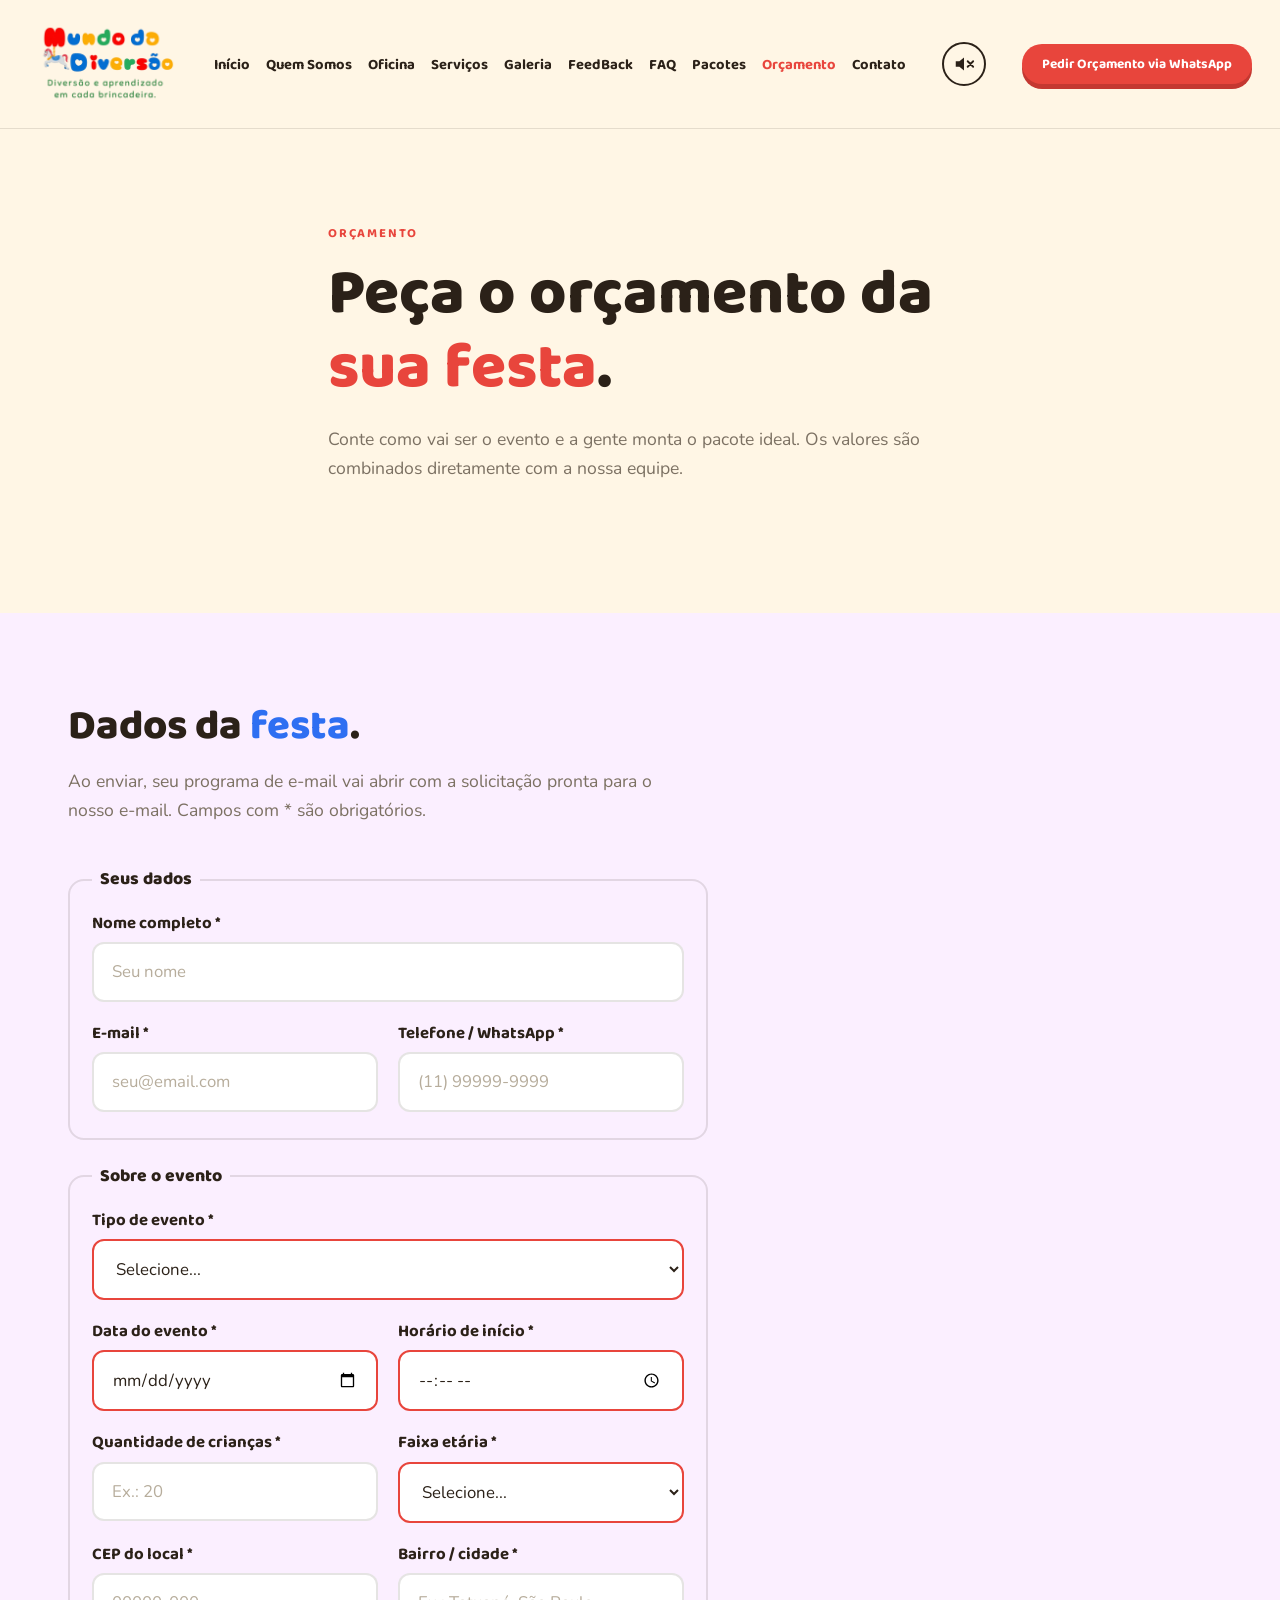
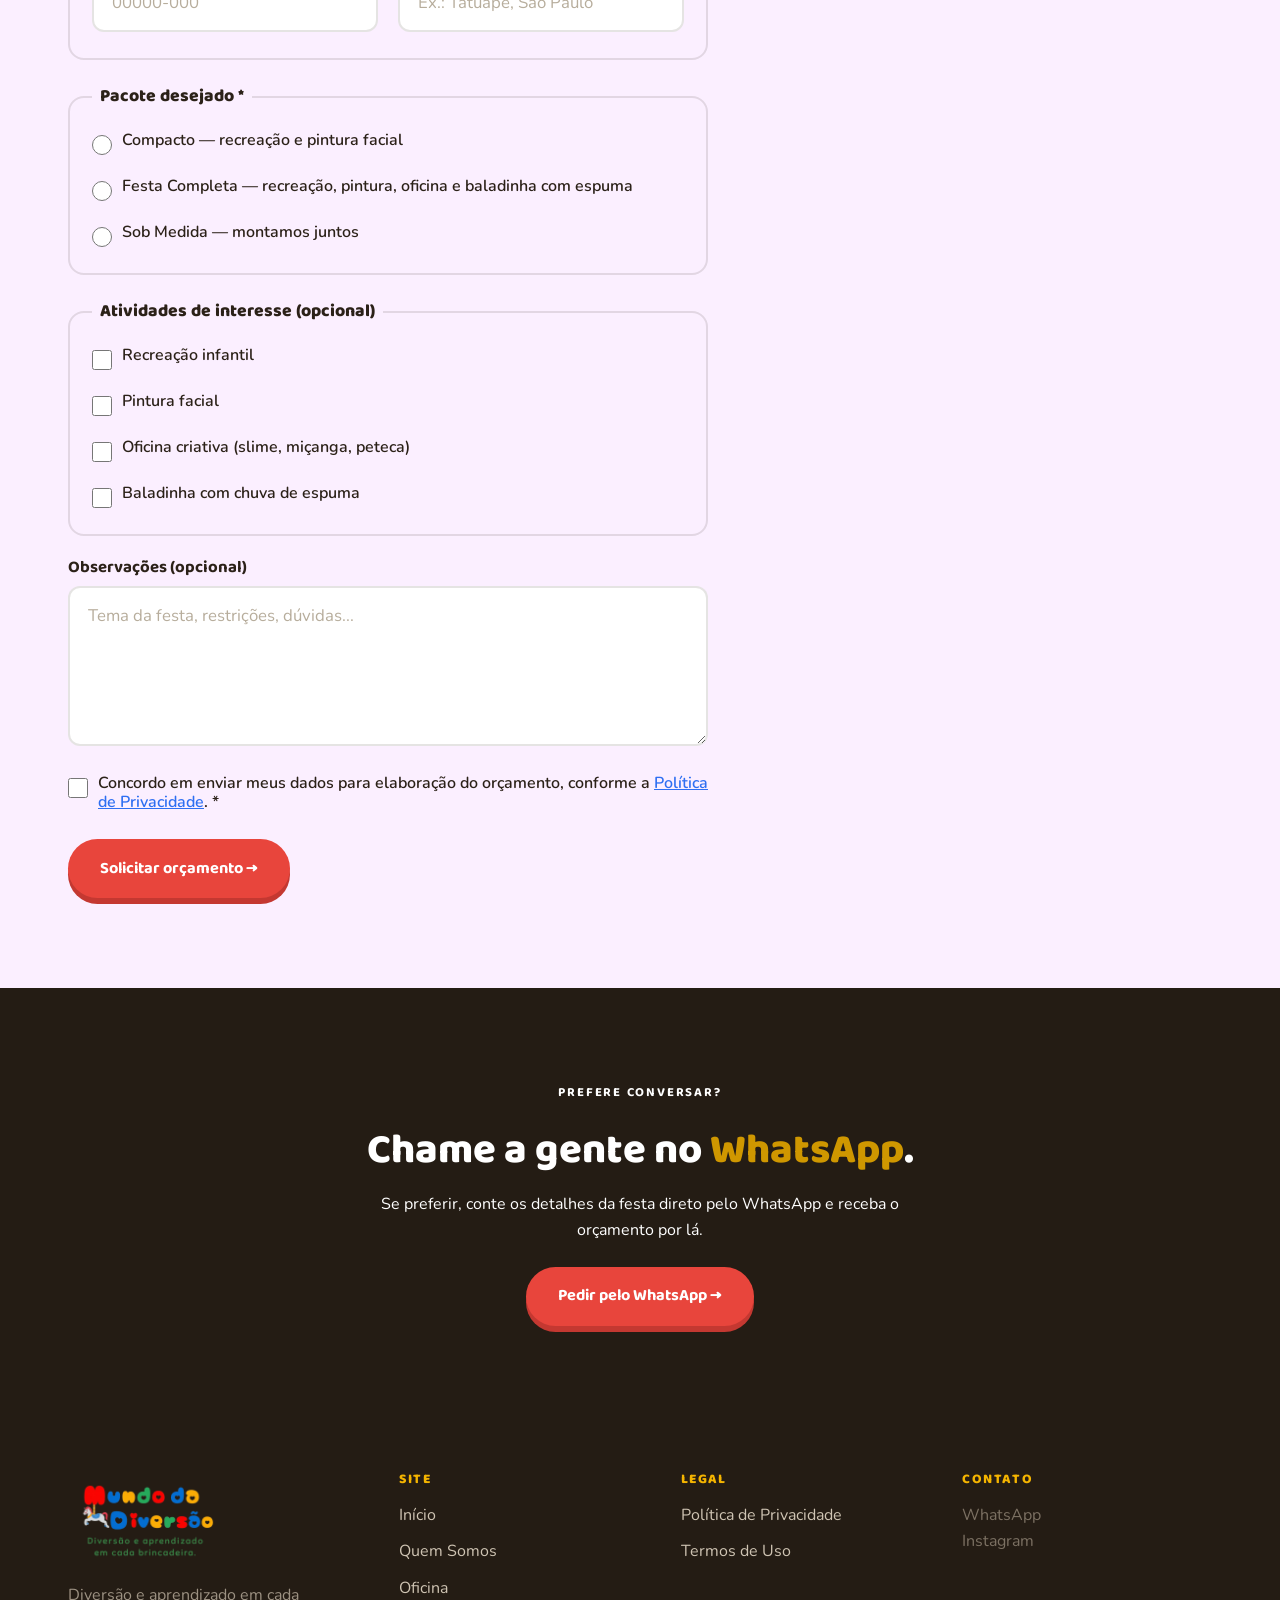
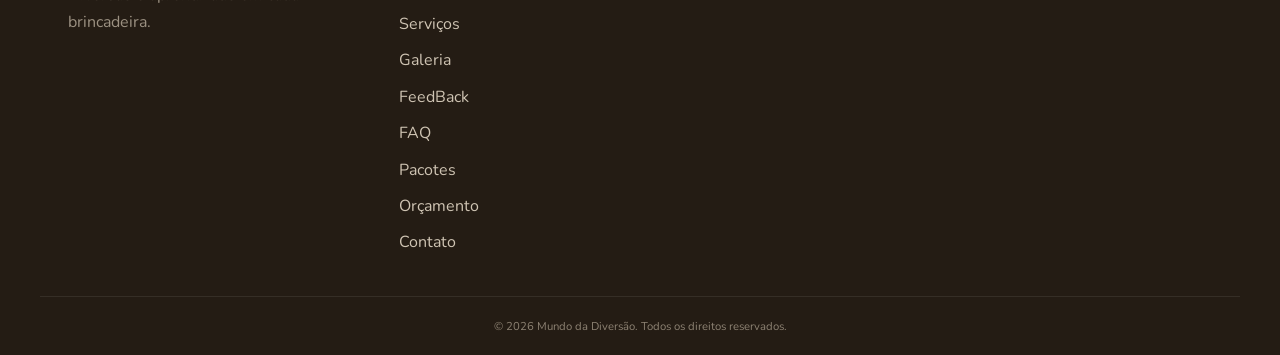
<file: pages/orcamento.html>
<!DOCTYPE html>
<html lang="pt-BR">
<head>
  <meta charset="UTF-8">
  <meta name="viewport" content="width=device-width, initial-scale=1.0">
  <title>Orçamento | Mundo da Diversão</title>
  <meta name="description" content="Peça o orçamento da sua festa infantil: informe data, local, quantidade de crianças e o pacote desejado ao Mundo da Diversão.">
  <link rel="icon" type="image/png" href="../assets/img/logo.png">
  <link rel="preconnect" href="https://fonts.googleapis.com">
  <link rel="preconnect" href="https://fonts.gstatic.com" crossorigin>
  <link href="https://fonts.googleapis.com/css2?family=Baloo+2:wght@600;700;800&family=Nunito:wght@400;600;700;800&display=swap" rel="stylesheet">
  <link rel="stylesheet" href="../assets/css/style.css">
</head>
<body>

<a class="skip-link" href="#conteudo">Ir para o conteúdo principal</a>

<header class="header">
  <div class="container nav">
    <a href="../index.html" class="logo">
      <img src="../assets/img/logo.png" alt="Logo Mundo da Diversão" class="logo-img" width="150" height="54">
    </a>

    <nav class="nav-links" aria-label="Navegação principal">
      <ul>
        <li><a href="../index.html">Início</a></li>
        <li><a href="quem-somos.html">Quem Somos</a></li>
        <li><a href="oficina.html">Oficina</a></li>
        <li><a href="servicos.html">Serviços</a></li>
        <li><a href="galeria.html">Galeria</a></li>
        <li><a href="feedback.html">FeedBack</a></li>
        <li><a href="faq.html">FAQ</a></li>
        <li><a href="pacotes.html">Pacotes</a></li>
        <li><a href="orcamento.html" aria-current="page">Orçamento</a></li>
        <li><a href="contato.html">Contato</a></li>
      </ul>
    </nav>

    <a href="https://wa.me/5511993741754?text=Oi!%20Quero%20pedir%20um%20or%C3%A7amento%20com%20o%20Mundo%20da%20Divers%C3%A3o!" class="btn btn-primary nav-cta" target="_blank" rel="noopener">Pedir Orçamento via WhatsApp</a>
  </div>
</header>

<main id="conteudo">

  <!-- CABEÇALHO DA PÁGINA -->
  <section class="section" id="orcamento-hero" aria-labelledby="orcamento-hero-title">
    <div class="container section-head">
      <p class="kicker">Orçamento</p>
      <h1 id="orcamento-hero-title">Peça o orçamento da <span class="accent-red">sua festa</span>.</h1>
      <p class="lead">Conte como vai ser o evento e a gente monta o pacote ideal. Os valores são combinados diretamente com a nossa equipe.</p>
    </div>
  </section>

  <!-- FORMULÁRIO -->
  <section class="section tint-purple" id="orcamento-form" aria-labelledby="orcamento-form-title">
    <div class="container">
      <div class="section-head">
        <h2 id="orcamento-form-title">Dados da <span class="accent-blue">festa</span>.</h2>
        <p class="lead">Ao enviar, seu programa de e-mail vai abrir com a solicitação pronta para o nosso e-mail. Campos com * são obrigatórios.</p>
      </div>

      <form action="mailto:mundo.diversaosp@gmail.com" method="post" enctype="text/plain">

        <fieldset>
          <legend>Seus dados</legend>
          <p>
            <label for="orc-nome">Nome completo *</label>
            <input type="text" id="orc-nome" name="Nome" required minlength="3" maxlength="80" pattern="[A-Za-zÀ-ÿ ]{3,80}" title="Use apenas letras e espaços (mínimo de 3 letras)." autocomplete="name" placeholder="Seu nome">
          </p>
          <div class="form-row">
            <p>
              <label for="orc-email">E-mail *</label>
              <input type="email" id="orc-email" name="Email" required autocomplete="email" placeholder="seu@email.com">
            </p>
            <p>
              <label for="orc-telefone">Telefone / WhatsApp *</label>
              <input type="tel" id="orc-telefone" data-mascara="telefone" name="Telefone" required pattern="\([0-9]{2}\) 9?[0-9]{4}-[0-9]{4}" maxlength="15" title="Use o formato (11) 99999-9999." autocomplete="tel" placeholder="(11) 99999-9999">
            </p>
          </div>
        </fieldset>

        <fieldset>
          <legend>Sobre o evento</legend>
          <p>
            <label for="orc-tipo">Tipo de evento *</label>
            <select id="orc-tipo" name="Tipo de evento" required>
              <option value="">Selecione...</option>
              <option value="Aniversario">Aniversário infantil</option>
              <option value="Casamento">Casamento (espaço kids)</option>
              <option value="Colonia">Colônia de férias</option>
              <option value="Condominio-Empresa">Evento de condomínio ou empresa</option>
              <option value="Outro">Outro</option>
            </select>
          </p>
          <div class="form-row">
            <p>
              <label for="orc-data">Data do evento *</label>
              <input type="date" id="orc-data" name="Data" required min="2026-10-24" max="2028-12-31">
            </p>
            <p>
              <label for="orc-hora">Horário de início *</label>
              <input type="time" id="orc-hora" name="Horario" required min="07:00" max="22:00">
            </p>
          </div>
          <div class="form-row">
            <p>
              <label for="orc-criancas">Quantidade de crianças *</label>
              <input type="number" id="orc-criancas" name="Quantidade de criancas" required min="1" max="200" step="1" inputmode="numeric" placeholder="Ex.: 20">
            </p>
            <p>
              <label for="orc-idade">Faixa etária *</label>
              <select id="orc-idade" name="Faixa etaria" required>
                <option value="">Selecione...</option>
                <option value="3-5">3 a 5 anos</option>
                <option value="6-8">6 a 8 anos</option>
                <option value="9-12">9 a 12 anos</option>
                <option value="Mista">Turma mista</option>
              </select>
            </p>
          </div>
          <div class="form-row">
            <p>
              <label for="orc-cep">CEP do local *</label>
              <input type="text" id="orc-cep" data-mascara="cep" name="CEP" required pattern="[0-9]{5}-[0-9]{3}" maxlength="9" inputmode="numeric" title="Use o formato 00000-000." autocomplete="postal-code" placeholder="00000-000">
            </p>
            <p>
              <label for="orc-bairro">Bairro / cidade *</label>
              <input type="text" id="orc-bairro" name="Bairro e cidade" required minlength="3" maxlength="80" placeholder="Ex.: Tatuapé, São Paulo">
            </p>
          </div>
        </fieldset>

        <fieldset>
          <legend>Pacote desejado *</legend>
          <p class="check-line">
            <input type="radio" id="orc-pacote-compacto" name="Pacote" value="Compacto" required>
            <label for="orc-pacote-compacto">Compacto — recreação e pintura facial</label>
          </p>
          <p class="check-line">
            <input type="radio" id="orc-pacote-completo" name="Pacote" value="Festa Completa">
            <label for="orc-pacote-completo">Festa Completa — recreação, pintura, oficina e baladinha com espuma</label>
          </p>
          <p class="check-line">
            <input type="radio" id="orc-pacote-medida" name="Pacote" value="Sob Medida">
            <label for="orc-pacote-medida">Sob Medida — montamos juntos</label>
          </p>
        </fieldset>

        <fieldset>
          <legend>Atividades de interesse (opcional)</legend>
          <p class="check-line">
            <input type="checkbox" id="orc-ativ-recreacao" name="Atividades" value="Recreacao">
            <label for="orc-ativ-recreacao">Recreação infantil</label>
          </p>
          <p class="check-line">
            <input type="checkbox" id="orc-ativ-pintura" name="Atividades" value="Pintura facial">
            <label for="orc-ativ-pintura">Pintura facial</label>
          </p>
          <p class="check-line">
            <input type="checkbox" id="orc-ativ-oficina" name="Atividades" value="Oficina criativa">
            <label for="orc-ativ-oficina">Oficina criativa (slime, miçanga, peteca)</label>
          </p>
          <p class="check-line">
            <input type="checkbox" id="orc-ativ-espuma" name="Atividades" value="Baladinha com espuma">
            <label for="orc-ativ-espuma">Baladinha com chuva de espuma</label>
          </p>
        </fieldset>

        <p>
          <label for="orc-obs">Observações (opcional)</label>
          <textarea id="orc-obs" name="Observacoes" rows="5" maxlength="600" placeholder="Tema da festa, restrições, dúvidas..."></textarea>
        </p>
        <p class="check-line">
          <input type="checkbox" id="orc-aceite" name="Aceite" value="sim" required>
          <label for="orc-aceite">Concordo em enviar meus dados para elaboração do orçamento, conforme a <a href="privacidade.html">Política de Privacidade</a>. *</label>
        </p>
        <button type="submit" class="btn btn-primary big">Solicitar orçamento →</button>
      </form>
    </div>
  </section>

  <!-- ATALHO WHATSAPP -->
  <section class="cta" aria-labelledby="cta-title">
    <div class="container cta-content">
      <p class="kicker">Prefere conversar?</p>
      <h2 id="cta-title">Chame a gente no <span class="accent-yellow">WhatsApp</span>.</h2>
      <p>Se preferir, conte os detalhes da festa direto pelo WhatsApp e receba o orçamento por lá.</p>
      <a href="https://wa.me/5511993741754?text=Oi!%20Quero%20pedir%20um%20or%C3%A7amento%20com%20o%20Mundo%20da%20Divers%C3%A3o!" class="btn btn-primary big" target="_blank" rel="noopener">Pedir pelo WhatsApp →</a>
    </div>
  </section>

</main>

<footer class="footer">
  <div class="container footer-grid">
    <div class="footer-brand">
      <a href="../index.html" class="logo">
        <img src="../assets/img/logo.png" alt="Mundo da Diversão" class="logo-img" width="150" height="50">
      </a>
      <p>Diversão e aprendizado em cada brincadeira.</p>
    </div>

    <nav class="footer-nav" aria-label="Navegação do rodapé">
      <h3>Site</h3>
      <ul>
        <li><a href="../index.html">Início</a></li>
        <li><a href="quem-somos.html">Quem Somos</a></li>
        <li><a href="oficina.html">Oficina</a></li>
        <li><a href="servicos.html">Serviços</a></li>
        <li><a href="galeria.html">Galeria</a></li>
        <li><a href="feedback.html">FeedBack</a></li>
        <li><a href="faq.html">FAQ</a></li>
        <li><a href="pacotes.html">Pacotes</a></li>
        <li><a href="orcamento.html">Orçamento</a></li>
        <li><a href="contato.html">Contato</a></li>
      </ul>
    </nav>

    <nav class="footer-nav" aria-label="Políticas">
      <h3>Legal</h3>
      <ul>
        <li><a href="privacidade.html">Política de Privacidade</a></li>
        <li><a href="termos.html">Termos de Uso</a></li>
      </ul>
    </nav>

    <div class="footer-contact">
      <h3>Contato</h3>
      <p><a href="https://wa.me/5511993741754" target="_blank" rel="noopener">WhatsApp</a></p>
      <p><a href="https://www.instagram.com/mundo.da.diversao_oficial/" target="_blank" rel="noopener">Instagram</a></p>
    </div>
  </div>

  <div class="container footer-bottom">
    <small>&copy; 2026 Mundo da Diversão. Todos os direitos reservados.</small>
  </div>
</footer>

<audio id="musica-fundo" loop preload="none">
  <source src="../assets/audio/musica-fundo.mp3" type="audio/mpeg">
  Seu navegador não é compatível com o elemento de áudio.
</audio>

<script src="../assets/js/musica.js" defer></script>
<script src="../assets/js/mascaras.js" defer></script>
<script src="../assets/js/acessibilidade.js" defer></script>
</body>
</html>
</file>
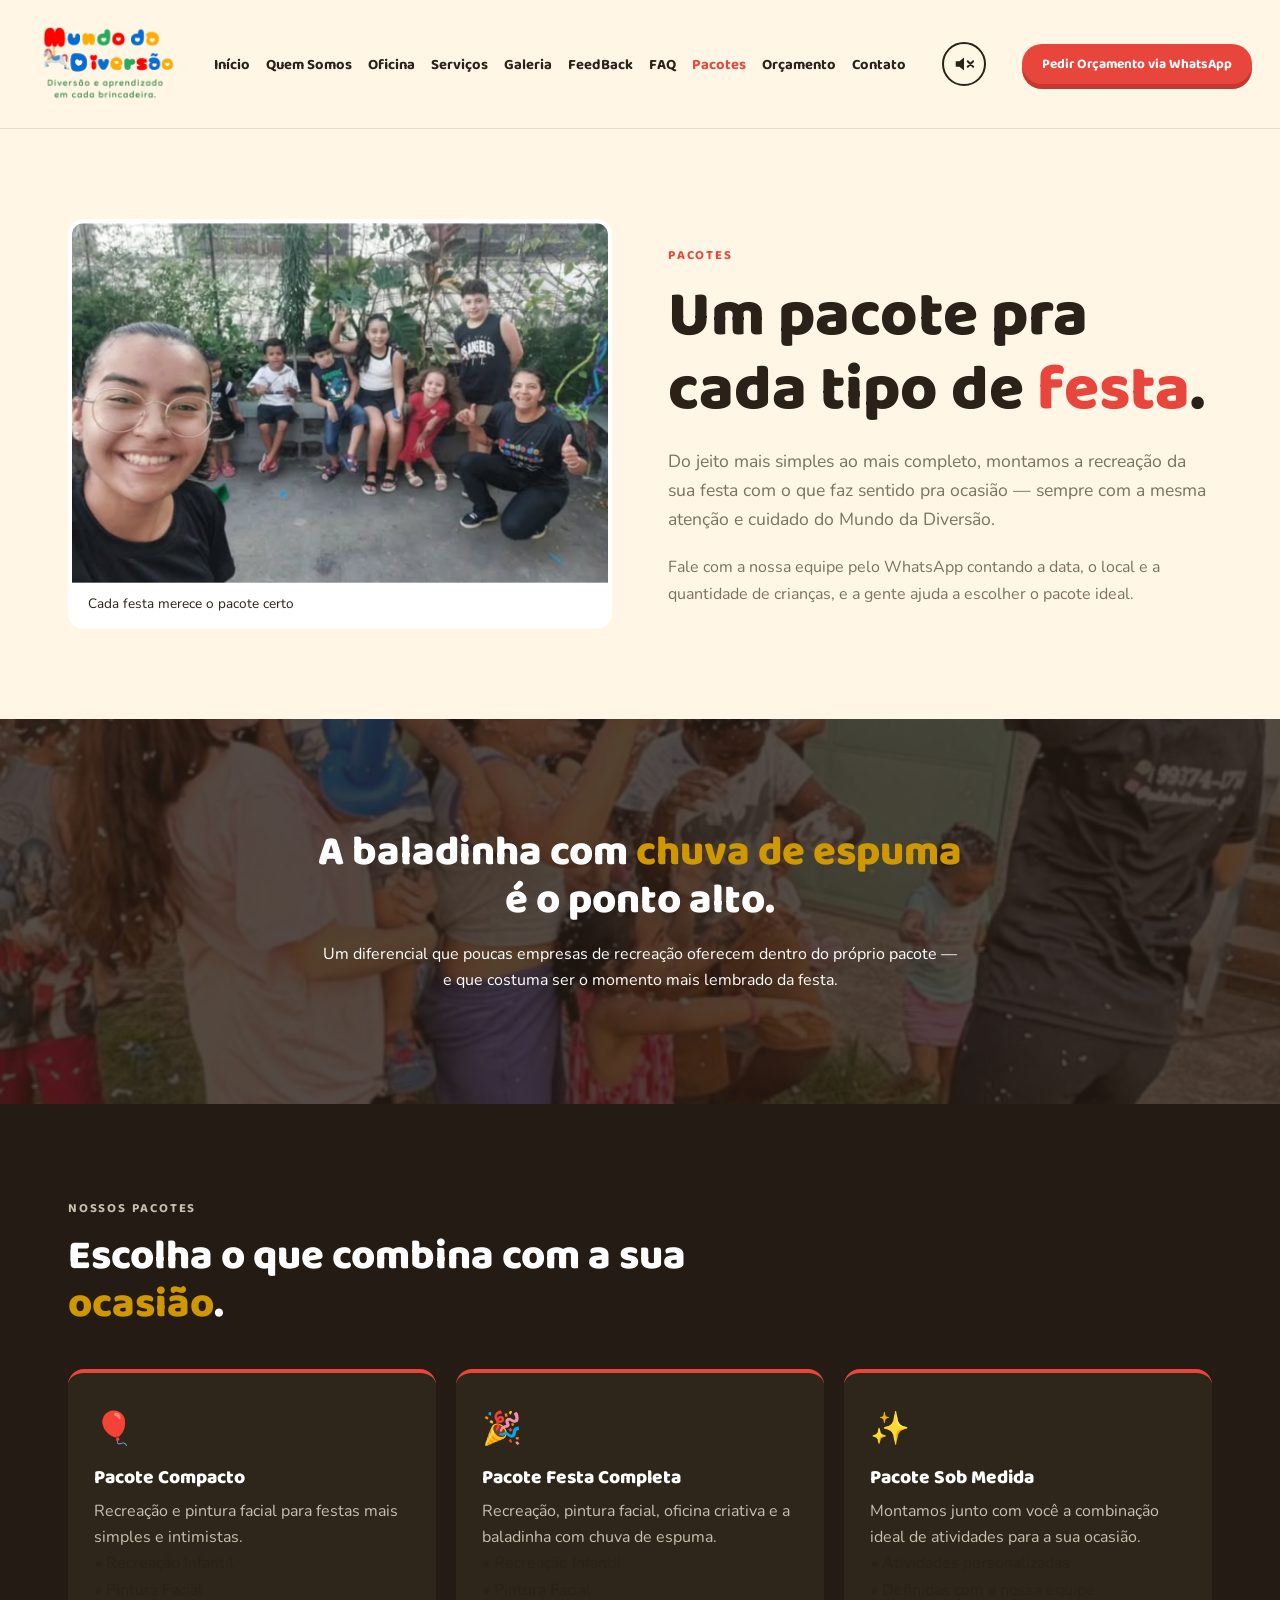
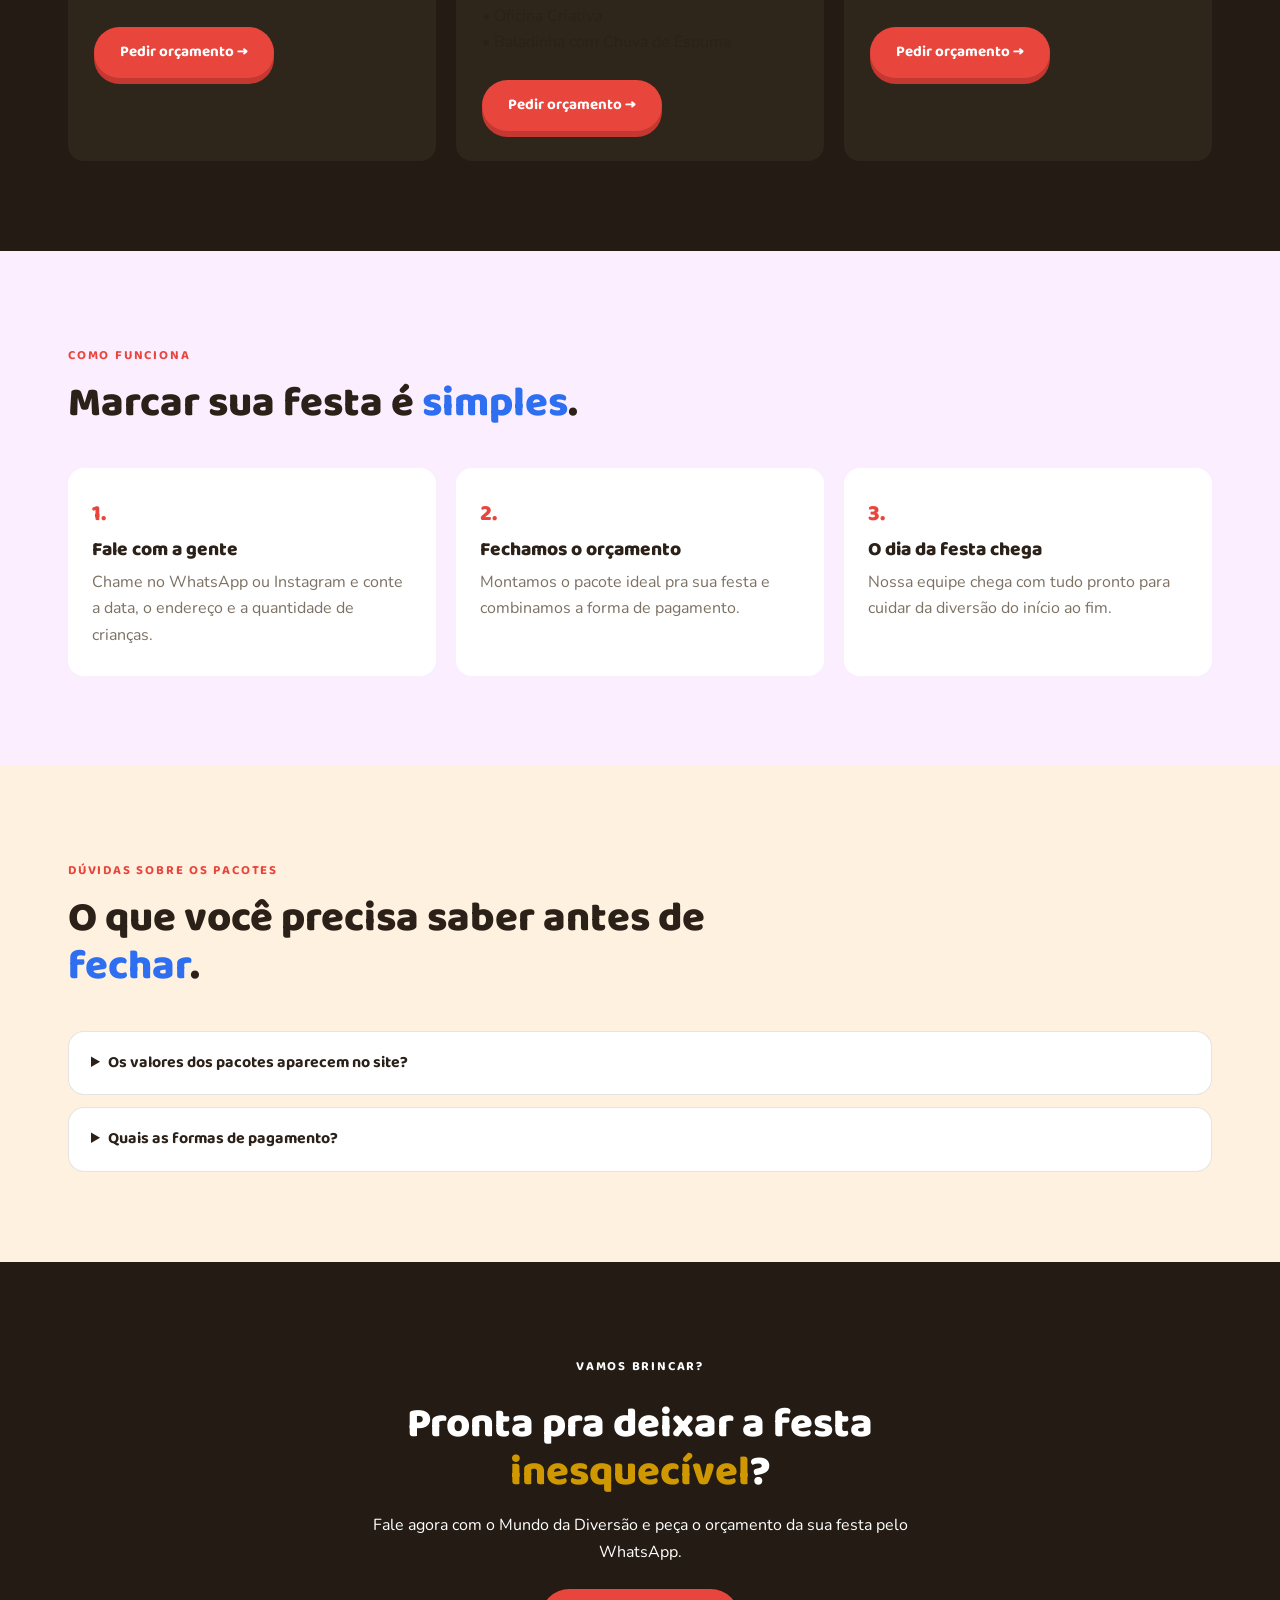
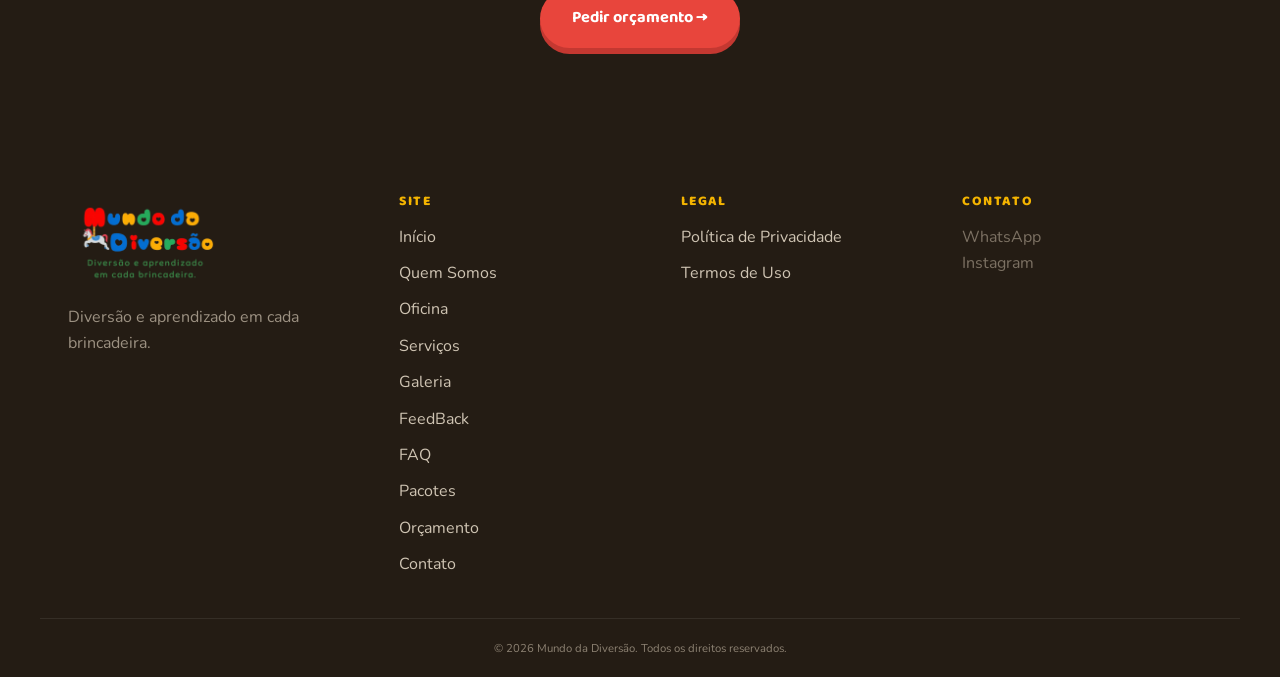
<file: pages/pacotes.html>
<!DOCTYPE html>
<html lang="pt-BR">
<head>
  <meta charset="UTF-8">
  <meta name="viewport" content="width=device-width, initial-scale=1.0">
  <title>Pacotes | Mundo da Diversão</title>
  <meta name="description" content="Conheça os pacotes de recreação infantil, pintura facial e oficinas criativas do Mundo da Diversão e peça um orçamento pelo WhatsApp.">
  <link rel="icon" type="image/png" href="../assets/img/logo.png">
  <link rel="preconnect" href="https://fonts.googleapis.com">
  <link rel="preconnect" href="https://fonts.gstatic.com" crossorigin>
  <link href="https://fonts.googleapis.com/css2?family=Baloo+2:wght@600;700;800&family=Nunito:wght@400;600;700;800&display=swap" rel="stylesheet">
  <link rel="stylesheet" href="../assets/css/style.css">
</head>
<body>

<a class="skip-link" href="#conteudo">Ir para o conteúdo principal</a>

<header class="header">
  <div class="container nav">
    <a href="../index.html" class="logo">
      <img src="../assets/img/logo.png" alt="Logo Mundo da Diversão" class="logo-img" width="150" height="54">
    </a>

    <nav class="nav-links" aria-label="Navegação principal">
      <ul>
        <li><a href="../index.html">Início</a></li>
        <li><a href="quem-somos.html">Quem Somos</a></li>
        <li><a href="oficina.html">Oficina</a></li>
        <li><a href="servicos.html">Serviços</a></li>
        <li><a href="galeria.html">Galeria</a></li>
        <li><a href="feedback.html">FeedBack</a></li>
        <li><a href="faq.html">FAQ</a></li>
        <li><a href="pacotes.html" aria-current="page">Pacotes</a></li>
        <li><a href="orcamento.html">Orçamento</a></li>
        <li><a href="contato.html">Contato</a></li>
      </ul>
    </nav>

    <a href="https://wa.me/5511993741754?text=Oi!%20Quero%20pedir%20um%20or%C3%A7amento%20com%20o%20Mundo%20da%20Divers%C3%A3o!" class="btn btn-primary nav-cta" target="_blank" rel="noopener">Pedir Orçamento via WhatsApp</a>
  </div>
</header>

<main id="conteudo">

  <!-- HERO DA PÁGINA -->
  <section class="section" id="pacotes-hero" aria-labelledby="pacotes-hero-title">
    <div class="container two-col">
      <figure class="img-frame">
        <img src="../assets/img/foto-com-criancas.png" alt="Recreadoras posando com as crianças ao fim da festa" width="560" height="420">
        <figcaption>Cada festa merece o pacote certo</figcaption>
      </figure>
      <div>
        <p class="kicker">Pacotes</p>
        <h1 id="pacotes-hero-title">Um pacote pra cada tipo de <span class="accent-red">festa</span>.</h1>
        <p class="lead">Do jeito mais simples ao mais completo, montamos a recreação da sua festa com o que faz sentido pra ocasião — sempre com a mesma atenção e cuidado do Mundo da Diversão.</p>
        <p>Fale com a nossa equipe pelo WhatsApp contando a data, o local e a quantidade de crianças, e a gente ajuda a escolher o pacote ideal.</p>
      </div>
    </div>
  </section>

  <!-- BANNER -->
  <section class="banner" style="background-image:url('../assets/img/chuva-de-espuma.png')">
    <div class="banner-overlay"></div>
    <div class="container banner-content">
      <h2>A baladinha com <span class="accent-yellow">chuva de espuma</span> é o ponto alto.</h2>
      <p>Um diferencial que poucas empresas de recreação oferecem dentro do próprio pacote — e que costuma ser o momento mais lembrado da festa.</p>
    </div>
  </section>

  <!-- PACOTES -->
  <section class="section dark-section" id="pacotes-lista" aria-labelledby="pacotes-lista-title">
    <div class="container">
      <div class="section-head">
        <p class="kicker">Nossos pacotes</p>
        <h2 id="pacotes-lista-title">Escolha o que combina com a sua <span class="accent-yellow">ocasião</span>.</h2>
      </div>
      <div class="services-grid">

        <article class="service-card">
          <span class="service-icon" aria-hidden="true">🎈</span>
          <h3>Pacote Compacto</h3>
          <p>Recreação e pintura facial para festas mais simples e intimistas.</p>
          <ul>
            <li>• Recreação Infantil</li>
            <li>• Pintura Facial</li>
          </ul>
          <p class="section-more">
            <a href="https://wa.me/5511993741754?text=Oi!%20Quero%20saber%20mais%20sobre%20o%20Pacote%20Compacto%20do%20Mundo%20da%20Divers%C3%A3o!" class="btn btn-primary" target="_blank" rel="noopener">Pedir orçamento →</a>
          </p>
        </article>

        <article class="service-card">
          <span class="service-icon" aria-hidden="true">🎉</span>
          <h3>Pacote Festa Completa</h3>
          <p>Recreação, pintura facial, oficina criativa e a baladinha com chuva de espuma.</p>
          <ul>
            <li>• Recreação Infantil</li>
            <li>• Pintura Facial</li>
            <li>• Oficina Criativa</li>
            <li>• Baladinha com Chuva de Espuma</li>
          </ul>
          <p class="section-more">
            <a href="https://wa.me/5511993741754?text=Oi!%20Quero%20saber%20mais%20sobre%20o%20Pacote%20Festa%20Completa%20do%20Mundo%20da%20Divers%C3%A3o!" class="btn btn-primary" target="_blank" rel="noopener">Pedir orçamento →</a>
          </p>
        </article>

        <article class="service-card">
          <span class="service-icon" aria-hidden="true">✨</span>
          <h3>Pacote Sob Medida</h3>
          <p>Montamos junto com você a combinação ideal de atividades para a sua ocasião.</p>
          <ul>
            <li>• Atividades personalizadas</li>
            <li>• Definidas com a nossa equipe</li>
          </ul>
          <p class="section-more">
            <a href="https://wa.me/5511993741754?text=Oi!%20Quero%20montar%20um%20Pacote%20Sob%20Medida%20com%20o%20Mundo%20da%20Divers%C3%A3o!" class="btn btn-primary" target="_blank" rel="noopener">Pedir orçamento →</a>
          </p>
        </article>

      </div>
    </div>
  </section>

  <!-- COMO FUNCIONA -->
  <section class="section tint-purple" id="como-funciona" aria-labelledby="processo-title">
    <div class="container">
      <div class="section-head">
        <p class="kicker">Como funciona</p>
        <h2 id="processo-title">Marcar sua festa é <span class="accent-blue">simples</span>.</h2>
      </div>
      <ol class="process">
        <li>
          <span class="step-num" aria-hidden="true">1.</span>
          <h3>Fale com a gente</h3>
          <p>Chame no WhatsApp ou Instagram e conte a data, o endereço e a quantidade de crianças.</p>
        </li>
        <li>
          <span class="step-num" aria-hidden="true">2.</span>
          <h3>Fechamos o orçamento</h3>
          <p>Montamos o pacote ideal pra sua festa e combinamos a forma de pagamento.</p>
        </li>
        <li>
          <span class="step-num" aria-hidden="true">3.</span>
          <h3>O dia da festa chega</h3>
          <p>Nossa equipe chega com tudo pronto para cuidar da diversão do início ao fim.</p>
        </li>
      </ol>
    </div>
  </section>

  <!-- DÚVIDAS SOBRE OS PACOTES -->
  <section class="section tint-orange" id="pacotes-faq" aria-labelledby="pacotes-faq-title">
    <div class="container">
      <div class="section-head">
        <p class="kicker">Dúvidas sobre os pacotes</p>
        <h2 id="pacotes-faq-title">O que você precisa saber antes de <span class="accent-blue">fechar</span>.</h2>
      </div>
      <div class="faq-list">
        <details class="faq-item">
          <summary>Os valores dos pacotes aparecem no site?</summary>
          <p>Os pacotes apresentados aqui têm caráter apenas informativo, sem valores fixos divulgados no site. Os valores e condições são sempre combinados diretamente com nossa equipe.</p>
        </details>
        <details class="faq-item">
          <summary>Quais as formas de pagamento?</summary>
          <p>Aceitamos pagamento à vista, com 5% de desconto, ou parcelado em até duas vezes sem juros.</p>
        </details>
      </div>
    </div>
  </section>

  <!-- CTA -->
  <section class="cta" aria-labelledby="cta-title">
    <div class="container cta-content">
      <p class="kicker">Vamos brincar?</p>
      <h2 id="cta-title">Pronta pra deixar a festa <span class="accent-yellow">inesquecível</span>?</h2>
      <p>Fale agora com o Mundo da Diversão e peça o orçamento da sua festa pelo WhatsApp.</p>
      <a href="https://wa.me/5511993741754?text=Oi!%20Quero%20pedir%20um%20or%C3%A7amento%20com%20o%20Mundo%20da%20Divers%C3%A3o!" class="btn btn-primary big" target="_blank" rel="noopener">Pedir orçamento →</a>
    </div>
  </section>

</main>

<footer class="footer">
  <div class="container footer-grid">
    <div class="footer-brand">
      <a href="../index.html" class="logo">
        <img src="../assets/img/logo.png" alt="Mundo da Diversão" class="logo-img" width="150" height="50">
      </a>
      <p>Diversão e aprendizado em cada brincadeira.</p>
    </div>

    <nav class="footer-nav" aria-label="Navegação do rodapé">
      <h3>Site</h3>
      <ul>
        <li><a href="../index.html">Início</a></li>
        <li><a href="quem-somos.html">Quem Somos</a></li>
        <li><a href="oficina.html">Oficina</a></li>
        <li><a href="servicos.html">Serviços</a></li>
        <li><a href="galeria.html">Galeria</a></li>
        <li><a href="feedback.html">FeedBack</a></li>
        <li><a href="faq.html">FAQ</a></li>
        <li><a href="pacotes.html">Pacotes</a></li>
        <li><a href="orcamento.html">Orçamento</a></li>
        <li><a href="contato.html">Contato</a></li>
      </ul>
    </nav>

    <nav class="footer-nav" aria-label="Políticas">
      <h3>Legal</h3>
      <ul>
        <li><a href="privacidade.html">Política de Privacidade</a></li>
        <li><a href="termos.html">Termos de Uso</a></li>
      </ul>
    </nav>

    <div class="footer-contact">
      <h3>Contato</h3>
      <p><a href="https://wa.me/5511993741754" target="_blank" rel="noopener">WhatsApp</a></p>
      <p><a href="https://www.instagram.com/mundo.da.diversao_oficial/" target="_blank" rel="noopener">Instagram</a></p>
    </div>
  </div>

  <div class="container footer-bottom">
    <small>&copy; 2026 Mundo da Diversão. Todos os direitos reservados.</small>
  </div>
</footer>

<audio id="musica-fundo" loop preload="none">
  <source src="../assets/audio/musica-fundo.mp3" type="audio/mpeg">
  Seu navegador não é compatível com o elemento de áudio.
</audio>

<script src="../assets/js/musica.js" defer></script>
<script src="../assets/js/acessibilidade.js" defer></script>
</body>
</html>
</file>
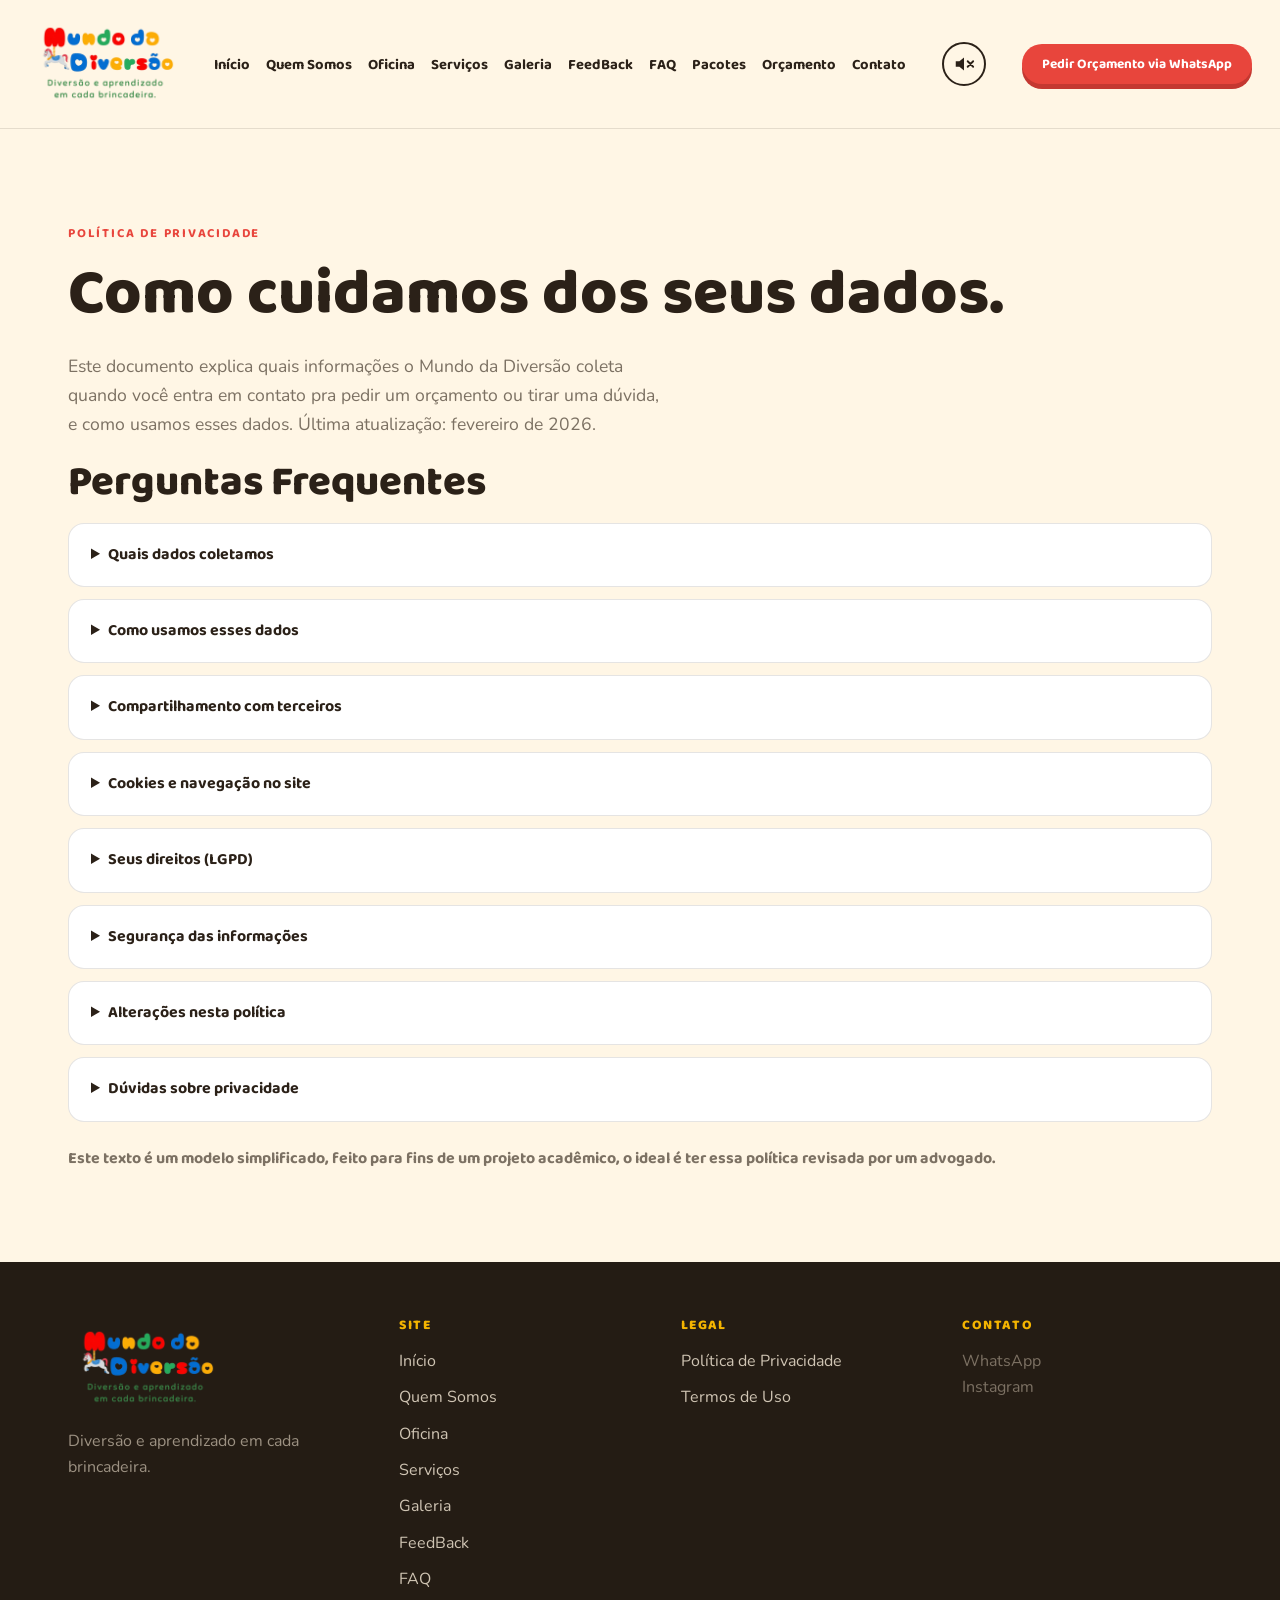
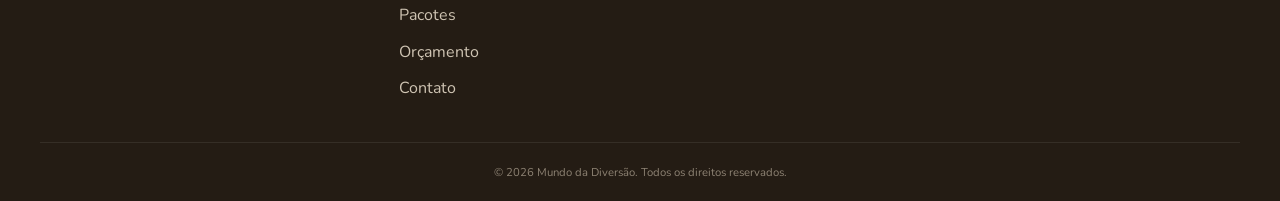
<file: pages/privacidade.html>
<!DOCTYPE html>
<html lang="pt-BR">
<head>
  <meta charset="UTF-8">
  <meta name="viewport" content="width=device-width, initial-scale=1.0">
  <title>Política de Privacidade | Mundo da Diversão</title>
  <meta name="description" content="Política de Privacidade do Mundo da Diversão: quais dados coletamos, como usamos e os seus direitos.">
  <link rel="icon" type="image/png" href="../assets/img/logo.png">
  <link rel="preconnect" href="https://fonts.googleapis.com">
  <link rel="preconnect" href="https://fonts.gstatic.com" crossorigin>
  <link href="https://fonts.googleapis.com/css2?family=Baloo+2:wght@600;700;800&family=Nunito:wght@400;600;700;800&display=swap" rel="stylesheet">
  <link rel="stylesheet" href="../assets/css/style.css">
</head>
<body>

<a class="skip-link" href="#conteudo">Ir para o conteúdo principal</a>

<header class="header">
  <div class="container nav">
    <a href="../index.html" class="logo">
      <img src="../assets/img/logo.png" alt="Logo Mundo da Diversão" class="logo-img" width="150" height="54">
    </a>

    <nav class="nav-links" aria-label="Navegação principal">
      <ul>
        <li><a href="../index.html">Início</a></li>
        <li><a href="quem-somos.html">Quem Somos</a></li>
        <li><a href="oficina.html">Oficina</a></li>
        <li><a href="servicos.html">Serviços</a></li>
        <li><a href="galeria.html">Galeria</a></li>
        <li><a href="feedback.html">FeedBack</a></li>
        <li><a href="faq.html">FAQ</a></li>
        <li><a href="pacotes.html">Pacotes</a></li>
        <li><a href="orcamento.html">Orçamento</a></li>
        <li><a href="contato.html">Contato</a></li>
      </ul>
    </nav>

    <a href="https://wa.me/5511993741754?text=Oi!%20Quero%20pedir%20um%20or%C3%A7amento%20com%20o%20Mundo%20da%20Divers%C3%A3o!" class="btn btn-primary nav-cta" target="_blank" rel="noopener">Pedir Orçamento via WhatsApp</a>
  </div>
</header>

<main id="conteudo">
  <section class="section" id="privacidade" aria-labelledby="privacidade-title">
    <div class="container">
      <p class="kicker">Política de Privacidade</p>
      <h1 id="privacidade-title">Como cuidamos dos seus dados.</h1>
      <p class="lead">Este documento explica quais informações o Mundo da Diversão coleta quando você entra em contato pra pedir um orçamento ou tirar uma dúvida, e como usamos esses dados. Última atualização: fevereiro de 2026.</p>
      <h2>Perguntas Frequentes</h2>
      <div class="faq-list">
        <details class="faq-item">
          <summary>Quais dados coletamos</summary>
          <p>Coletamos apenas as informações que você mesmo nos envia pelo WhatsApp ou pelo Instagram ao pedir um orçamento: nome, telefone, endereço do evento, data, quantidade e faixa etária das crianças. Não coletamos dados através do site em si, já que ele não tem formulários próprios.</p>
        </details>
        <details class="faq-item">
          <summary>Como usamos esses dados</summary>
          <p>Usamos essas informações exclusivamente para montar o orçamento, organizar a equipe e prestar o serviço de recreação contratado. Não usamos seus dados para nenhuma outra finalidade.</p>
        </details>
        <details class="faq-item">
          <summary>Compartilhamento com terceiros</summary>
          <p>Não vendemos, alugamos nem compartilhamos seus dados pessoais com terceiros. A única exceção é quando formos obrigados por lei ou ordem judicial.</p>
        </details>
        <details class="faq-item">
          <summary>Cookies e navegação no site</summary>
          <p>O site do Mundo da Diversão é uma página institucional simples: não utilizamos cookies de rastreamento, pixels de anúncios ou qualquer coleta automática de dados de navegação.</p>
        </details>
        <details class="faq-item">
          <summary>Seus direitos (LGPD)</summary>
          <p>Você pode, a qualquer momento, pedir pra saber quais dados temos sobre você, corrigi-los ou solicitar a exclusão. Basta chamar a gente pelo WhatsApp usando o mesmo número que você usou pra falar com a gente.</p>
        </details>
        <details class="faq-item">
          <summary>Segurança das informações</summary>
          <p>As conversas com nossa equipe acontecem dentro do WhatsApp e do Instagram, aplicativos oficiais que têm suas próprias políticas de segurança e criptografia.</p>
        </details>
        <details class="faq-item">
          <summary>Alterações nesta política</summary>
          <p>Podemos atualizar esta política sempre que necessário, para refletir mudanças no nosso funcionamento. A data da última atualização fica sempre indicada no topo desta página.</p>
        </details>
        <details class="faq-item">
          <summary>Dúvidas sobre privacidade</summary>
          <p>Se tiver qualquer dúvida sobre como cuidamos dos seus dados, fale com a gente pelo <a href="https://wa.me/5511993741754" target="_blank" rel="noopener">WhatsApp</a>.</p>
        </details>
      </div>

      <p class="section-more">Este texto é um modelo simplificado, feito para fins de um projeto acadêmico, o ideal é ter essa política revisada por um advogado.</p>
    </div>
  </section>
</main>

<footer class="footer">
  <div class="container footer-grid">
    <div class="footer-brand">
      <a href="../index.html" class="logo">
        <img src="../assets/img/logo.png" alt="Mundo da Diversão" class="logo-img" width="150" height="50">
      </a>
      <p>Diversão e aprendizado em cada brincadeira.</p>
    </div>

    <nav class="footer-nav" aria-label="Navegação do rodapé">
      <h3>Site</h3>
      <ul>
        <li><a href="../index.html">Início</a></li>
        <li><a href="quem-somos.html">Quem Somos</a></li>
        <li><a href="oficina.html">Oficina</a></li>
        <li><a href="servicos.html">Serviços</a></li>
        <li><a href="galeria.html">Galeria</a></li>
        <li><a href="feedback.html">FeedBack</a></li>
        <li><a href="faq.html">FAQ</a></li>
        <li><a href="pacotes.html">Pacotes</a></li>
        <li><a href="orcamento.html">Orçamento</a></li>
        <li><a href="contato.html">Contato</a></li>
      </ul>
    </nav>

    <nav class="footer-nav" aria-label="Políticas">
      <h3>Legal</h3>
      <ul>
        <li><a href="privacidade.html" aria-current="page">Política de Privacidade</a></li>
        <li><a href="termos.html">Termos de Uso</a></li>
      </ul>
    </nav>

    <div class="footer-contact">
      <h3>Contato</h3>
      <p><a href="https://wa.me/5511993741754" target="_blank" rel="noopener">WhatsApp</a></p>
      <p><a href="https://www.instagram.com/mundo.da.diversao_oficial/" target="_blank" rel="noopener">Instagram</a></p>
    </div>
  </div>

  <div class="container footer-bottom">
    <small>&copy; 2026 Mundo da Diversão. Todos os direitos reservados.</small>
  </div>
</footer>

<audio id="musica-fundo" loop preload="none">
  <source src="../assets/audio/musica-fundo.mp3" type="audio/mpeg">
  Seu navegador não é compatível com o elemento de áudio.
</audio>

<script src="../assets/js/musica.js" defer></script>
<script src="../assets/js/acessibilidade.js" defer></script>
</body>
</html>
</file>
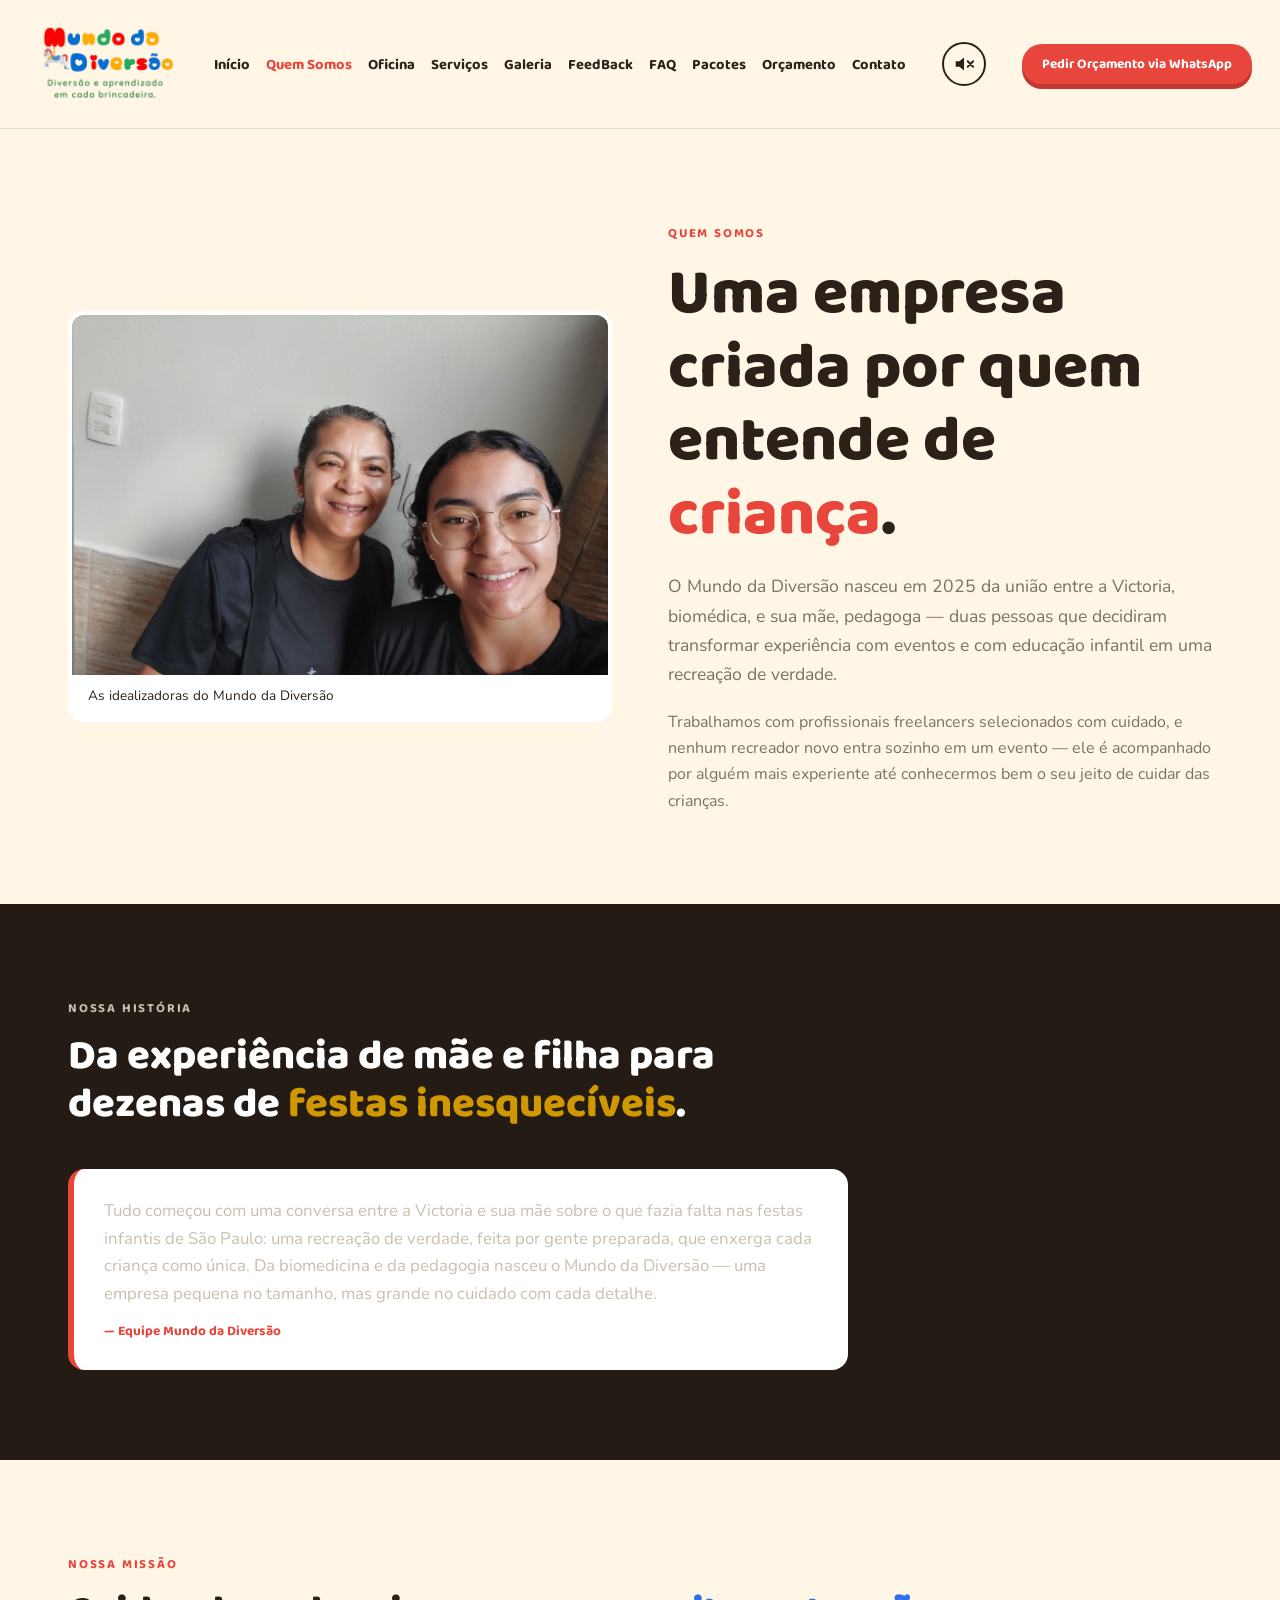
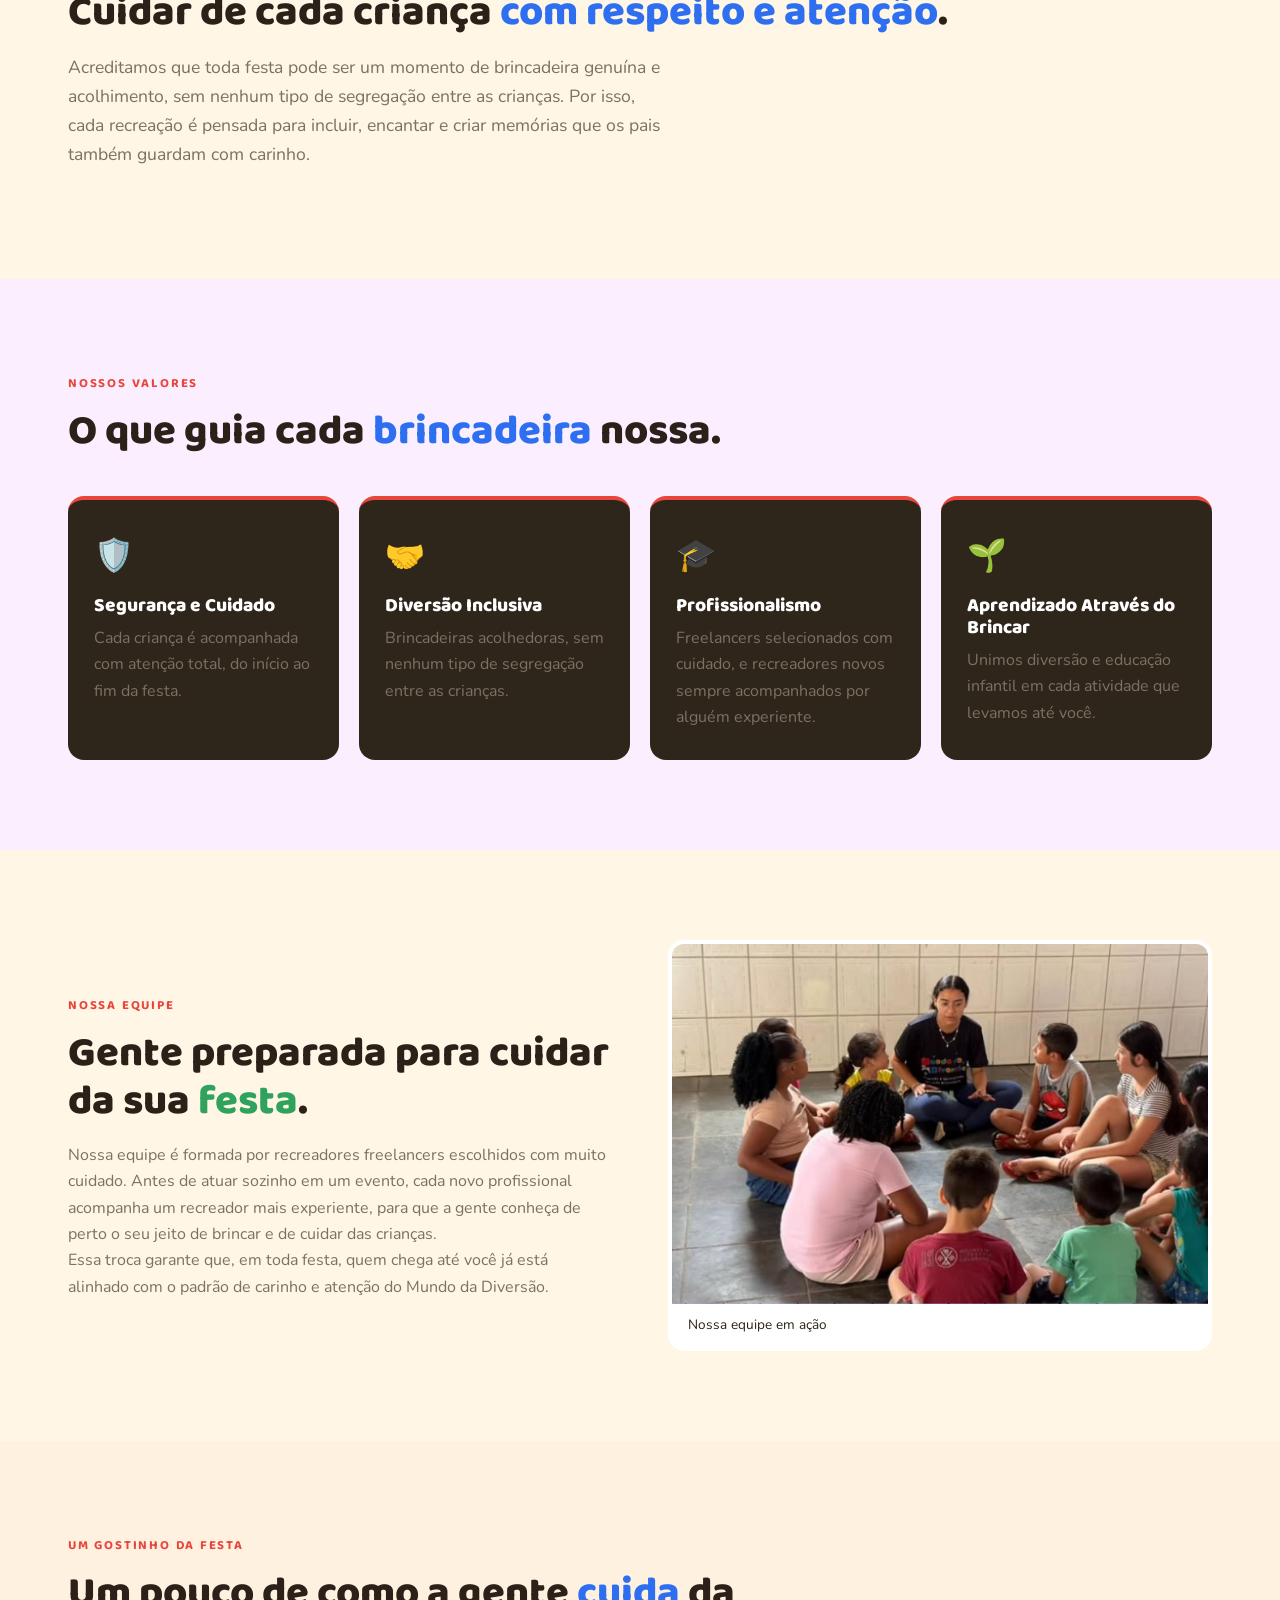
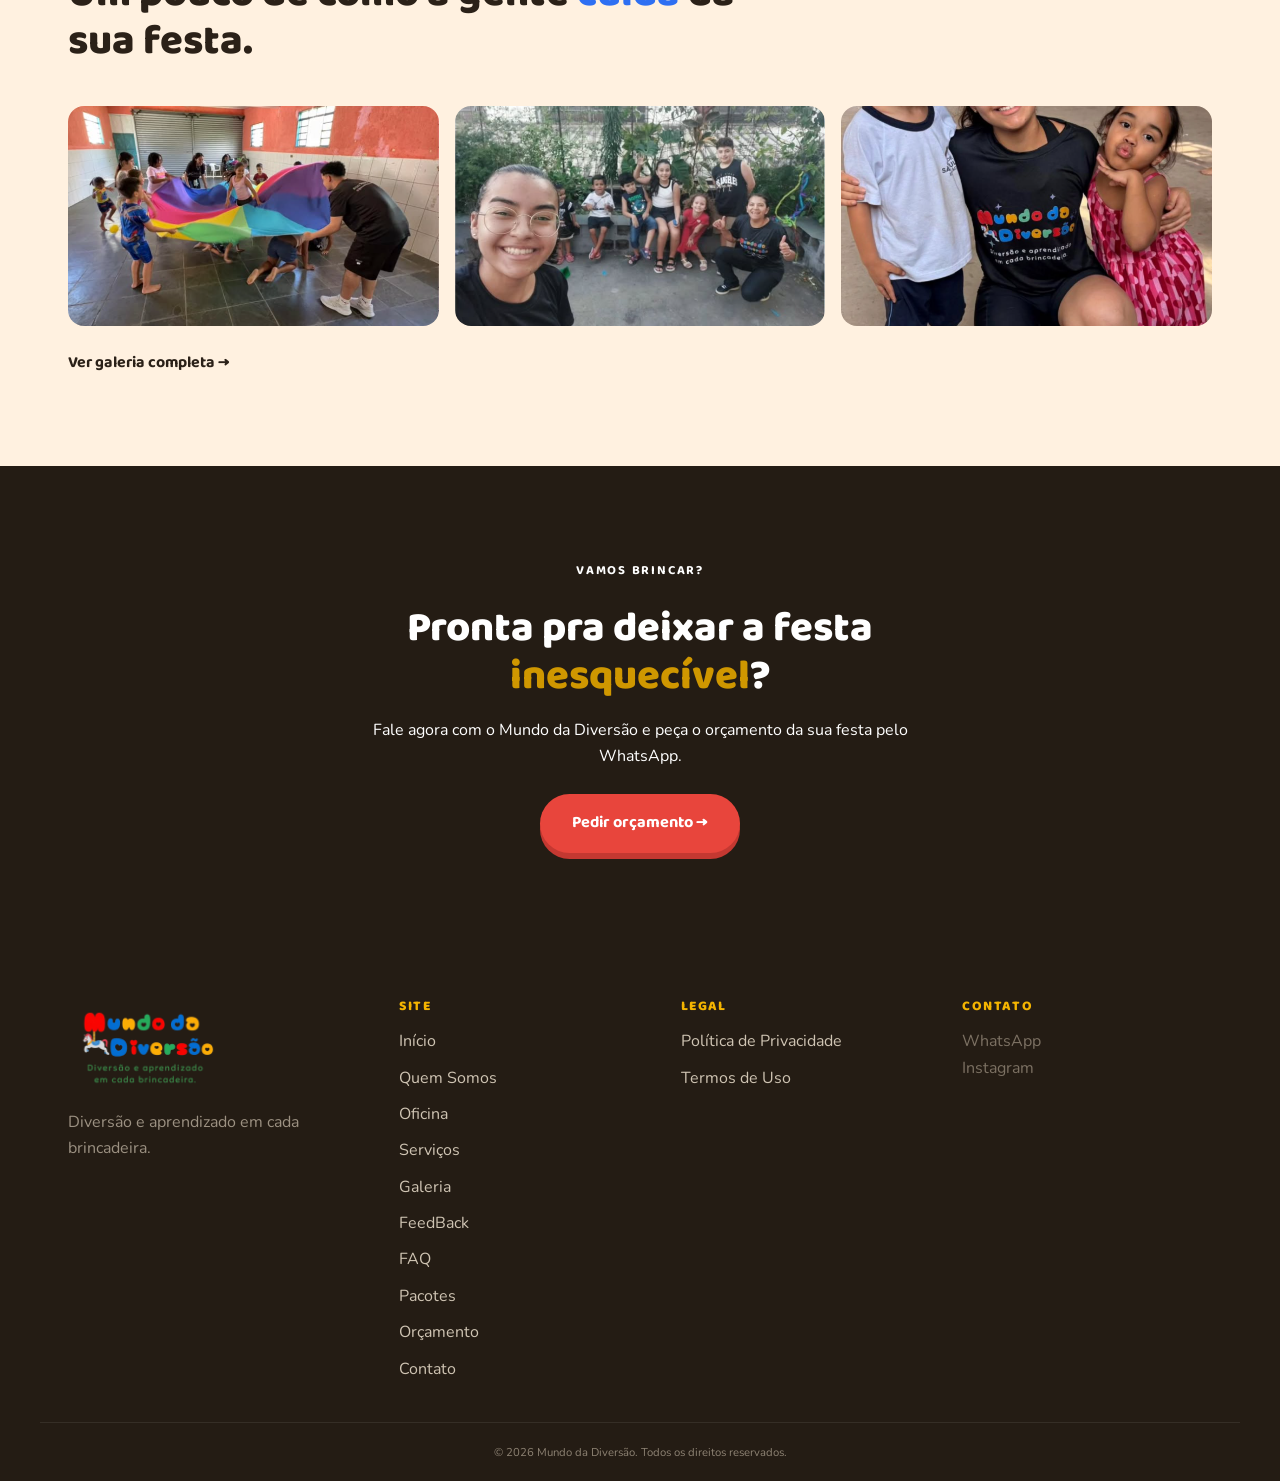
<file: pages/quem-somos.html>
<!DOCTYPE html>
<html lang="pt-BR">
<head>
  <meta charset="UTF-8">
  <meta name="viewport" content="width=device-width, initial-scale=1.0">
  <title>Quem Somos | Mundo da Diversão</title>
  <meta name="description" content="Conheça a história, a missão e os valores do Mundo da Diversão: recreação infantil feita por quem entende de criança, em São Paulo.">
  <link rel="icon" type="image/png" href="../assets/img/logo.png">
  <link rel="preconnect" href="https://fonts.googleapis.com">
  <link rel="preconnect" href="https://fonts.gstatic.com" crossorigin>
  <link href="https://fonts.googleapis.com/css2?family=Baloo+2:wght@600;700;800&family=Nunito:wght@400;600;700;800&display=swap" rel="stylesheet">
  <link rel="stylesheet" href="../assets/css/style.css">
</head>
<body>

<a class="skip-link" href="#conteudo">Ir para o conteúdo principal</a>

<header class="header">
  <div class="container nav">
    <a href="../index.html" class="logo">
      <img src="../assets/img/logo.png" alt="Logo Mundo da Diversão" class="logo-img" width="150" height="54">
    </a>

    <nav class="nav-links" aria-label="Navegação principal">
      <ul>
        <li><a href="../index.html">Início</a></li>
        <li><a href="quem-somos.html" aria-current="page">Quem Somos</a></li>
        <li><a href="oficina.html">Oficina</a></li>
        <li><a href="servicos.html">Serviços</a></li>
        <li><a href="galeria.html">Galeria</a></li>
        <li><a href="feedback.html">FeedBack</a></li>
        <li><a href="faq.html">FAQ</a></li>
        <li><a href="pacotes.html">Pacotes</a></li>
        <li><a href="orcamento.html">Orçamento</a></li>
        <li><a href="contato.html">Contato</a></li>
      </ul>
    </nav>

    <a href="https://wa.me/5511993741754?text=Oi!%20Quero%20pedir%20um%20or%C3%A7amento%20com%20o%20Mundo%20da%20Divers%C3%A3o!" class="btn btn-primary nav-cta" target="_blank" rel="noopener">Pedir Orçamento via WhatsApp</a>
  </div>
</header>

<main id="conteudo">

  <!-- HERO DA PÁGINA -->
  <section class="section" id="quem-somos-hero" aria-labelledby="quemsomos-title">
    <div class="container two-col">
      <figure class="img-frame">
        <img src="../assets/img/equipe.png" alt="Victoria e sua mãe, fundadoras do Mundo da Diversão" width="560" height="420">
        <figcaption>As idealizadoras do Mundo da Diversão</figcaption>
      </figure>
      <div>
        <p class="kicker">Quem somos</p>
        <h1 id="quemsomos-title">Uma empresa criada por quem entende de <span class="accent-red">criança</span>.</h1>
        <p class="lead">O Mundo da Diversão nasceu em 2025 da união entre a Victoria, biomédica, e sua mãe, pedagoga — duas pessoas que decidiram transformar experiência com eventos e com educação infantil em uma recreação de verdade.</p>
        <p>Trabalhamos com profissionais freelancers selecionados com cuidado, e nenhum recreador novo entra sozinho em um evento — ele é acompanhado por alguém mais experiente até conhecermos bem o seu jeito de cuidar das crianças.</p>
      </div>
    </div>
  </section>

  <!-- NOSSA HISTÓRIA -->
  <section class="section dark-section" id="historia" aria-labelledby="historia-title">
    <div class="container">
      <div class="section-head">
        <p class="kicker">Nossa história</p>
        <h2 id="historia-title">Da experiência de mãe e filha para dezenas de <span class="accent-yellow">festas inesquecíveis</span>.</h2>
      </div>
      <blockquote>
        <p>Tudo começou com uma conversa entre a Victoria e sua mãe sobre o que fazia falta nas festas infantis de São Paulo: uma recreação de verdade, feita por gente preparada, que enxerga cada criança como única. Da biomedicina e da pedagogia nasceu o Mundo da Diversão — uma empresa pequena no tamanho, mas grande no cuidado com cada detalhe.</p>
        <footer>— Equipe Mundo da Diversão</footer>
      </blockquote>
    </div>
  </section>

  <!-- MISSÃO -->
  <section class="section" id="missao" aria-labelledby="missao-title">
    <div class="container">
      <p class="kicker">Nossa missão</p>
      <h2 id="missao-title">Cuidar de cada criança <span class="accent-blue">com respeito e atenção</span>.</h2>
      <p class="lead">Acreditamos que toda festa pode ser um momento de brincadeira genuína e acolhimento, sem nenhum tipo de segregação entre as crianças. Por isso, cada recreação é pensada para incluir, encantar e criar memórias que os pais também guardam com carinho.</p>
    </div>
  </section>

  <!-- VALORES -->
  <section class="section tint-purple" id="valores" aria-labelledby="valores-title">
    <div class="container">
      <div class="section-head">
        <p class="kicker">Nossos valores</p>
        <h2 id="valores-title">O que guia cada <span class="accent-blue">brincadeira</span> nossa.</h2>
      </div>
      <div class="services-grid">
        <article class="service-card">
          <span class="service-icon" aria-hidden="true">🛡️</span>
          <h3>Segurança e Cuidado</h3>
          <p>Cada criança é acompanhada com atenção total, do início ao fim da festa.</p>
        </article>
        <article class="service-card">
          <span class="service-icon" aria-hidden="true">🤝</span>
          <h3>Diversão Inclusiva</h3>
          <p>Brincadeiras acolhedoras, sem nenhum tipo de segregação entre as crianças.</p>
        </article>
        <article class="service-card">
          <span class="service-icon" aria-hidden="true">🎓</span>
          <h3>Profissionalismo</h3>
          <p>Freelancers selecionados com cuidado, e recreadores novos sempre acompanhados por alguém experiente.</p>
        </article>
        <article class="service-card">
          <span class="service-icon" aria-hidden="true">🌱</span>
          <h3>Aprendizado Através do Brincar</h3>
          <p>Unimos diversão e educação infantil em cada atividade que levamos até você.</p>
        </article>
      </div>
    </div>
  </section>

  <!-- EQUIPE -->
  <section class="section" id="equipe" aria-labelledby="equipe-title">
    <div class="container two-col">
      <div>
        <p class="kicker">Nossa equipe</p>
        <h2 id="equipe-title">Gente preparada para cuidar da sua <span class="accent-green">festa</span>.</h2>
        <p>Nossa equipe é formada por recreadores freelancers escolhidos com muito cuidado. Antes de atuar sozinho em um evento, cada novo profissional acompanha um recreador mais experiente, para que a gente conheça de perto o seu jeito de brincar e de cuidar das crianças.</p>
        <p>Essa troca garante que, em toda festa, quem chega até você já está alinhado com o padrão de carinho e atenção do Mundo da Diversão.</p>
      </div>
      <figure class="img-frame">
        <img src="../assets/img/recreador-conversa.png" alt="Recreadora conversando com as crianças" width="560" height="420">
        <figcaption>Nossa equipe em ação</figcaption>
      </figure>
    </div>
  </section>

  <!-- EQUIPE EM AÇÃO -->
  <section class="section tint-orange" id="equipe-fotos" aria-labelledby="equipe-fotos-title">
    <div class="container">
      <div class="section-head">
        <p class="kicker">Um gostinho da festa</p>
        <h2 id="equipe-fotos-title">Um pouco de como a gente <span class="accent-blue">cuida</span> da sua festa.</h2>
      </div>
      <div class="gallery-grid">
        <figure>
          <img src="../assets/img/recreador-paraquedas.png" alt="Recreador brincando com crianças e paraquedas colorido" width="360" height="260">
        </figure>
        <figure>
          <img src="../assets/img/foto-com-criancas.png" alt="Recreadoras posando com as crianças ao fim da festa" width="360" height="260">
        </figure>
        <figure>
          <img src="../assets/img/recreador-equipe.png" alt="Recreadora da equipe brincando com duas crianças" width="360" height="260">
        </figure>
      </div>
      <div class="section-more">
        <a href="galeria.html">Ver galeria completa →</a>
      </div>
    </div>
  </section>

  <!-- CTA -->
  <section class="cta" aria-labelledby="cta-title">
    <div class="container cta-content">
      <p class="kicker">Vamos brincar?</p>
      <h2 id="cta-title">Pronta pra deixar a festa <span class="accent-yellow">inesquecível</span>?</h2>
      <p>Fale agora com o Mundo da Diversão e peça o orçamento da sua festa pelo WhatsApp.</p>
      <a href="https://wa.me/5511993741754?text=Oi!%20Quero%20pedir%20um%20or%C3%A7amento%20com%20o%20Mundo%20da%20Divers%C3%A3o!" class="btn btn-primary big" target="_blank" rel="noopener">Pedir orçamento →</a>
    </div>
  </section>

</main>

<footer class="footer">
  <div class="container footer-grid">
    <div class="footer-brand">
      <a href="../index.html" class="logo">
        <img src="../assets/img/logo.png" alt="Mundo da Diversão" class="logo-img" width="150" height="50">
      </a>
      <p>Diversão e aprendizado em cada brincadeira.</p>
    </div>

    <nav class="footer-nav" aria-label="Navegação do rodapé">
      <h3>Site</h3>
      <ul>
        <li><a href="../index.html">Início</a></li>
        <li><a href="quem-somos.html">Quem Somos</a></li>
        <li><a href="oficina.html">Oficina</a></li>
        <li><a href="servicos.html">Serviços</a></li>
        <li><a href="galeria.html">Galeria</a></li>
        <li><a href="feedback.html">FeedBack</a></li>
        <li><a href="faq.html">FAQ</a></li>
        <li><a href="pacotes.html">Pacotes</a></li>
        <li><a href="orcamento.html">Orçamento</a></li>
        <li><a href="contato.html">Contato</a></li>
      </ul>
    </nav>

    <nav class="footer-nav" aria-label="Políticas">
      <h3>Legal</h3>
      <ul>
        <li><a href="privacidade.html">Política de Privacidade</a></li>
        <li><a href="termos.html">Termos de Uso</a></li>
      </ul>
    </nav>

    <div class="footer-contact">
      <h3>Contato</h3>
      <p><a href="https://wa.me/5511993741754" target="_blank" rel="noopener">WhatsApp</a></p>
      <p><a href="https://www.instagram.com/mundo.da.diversao_oficial/" target="_blank" rel="noopener">Instagram</a></p>
    </div>
  </div>

  <div class="container footer-bottom">
    <small>&copy; 2026 Mundo da Diversão. Todos os direitos reservados.</small>
  </div>
</footer>

<audio id="musica-fundo" loop preload="none">
  <source src="../assets/audio/musica-fundo.mp3" type="audio/mpeg">
  Seu navegador não é compatível com o elemento de áudio.
</audio>

<script src="../assets/js/musica.js" defer></script>
<script src="../assets/js/acessibilidade.js" defer></script>
</body>
</html>
</file>
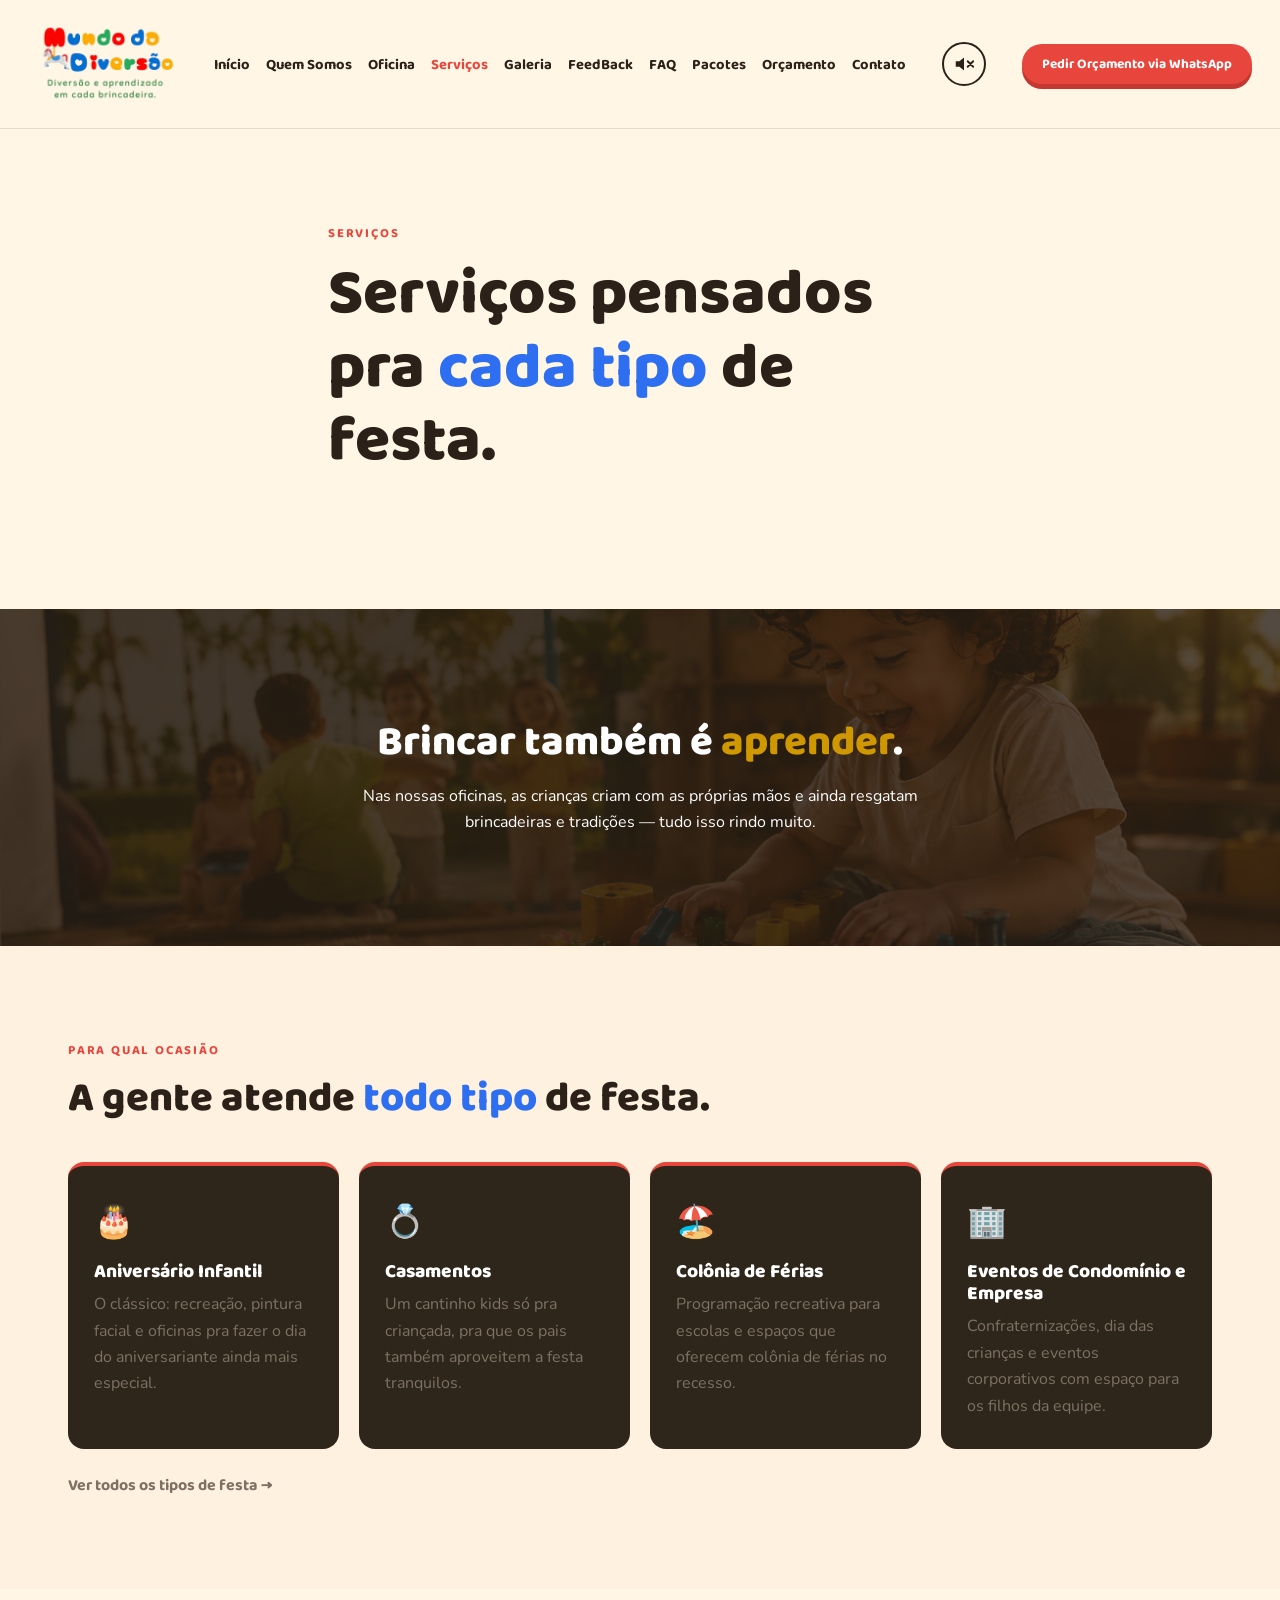
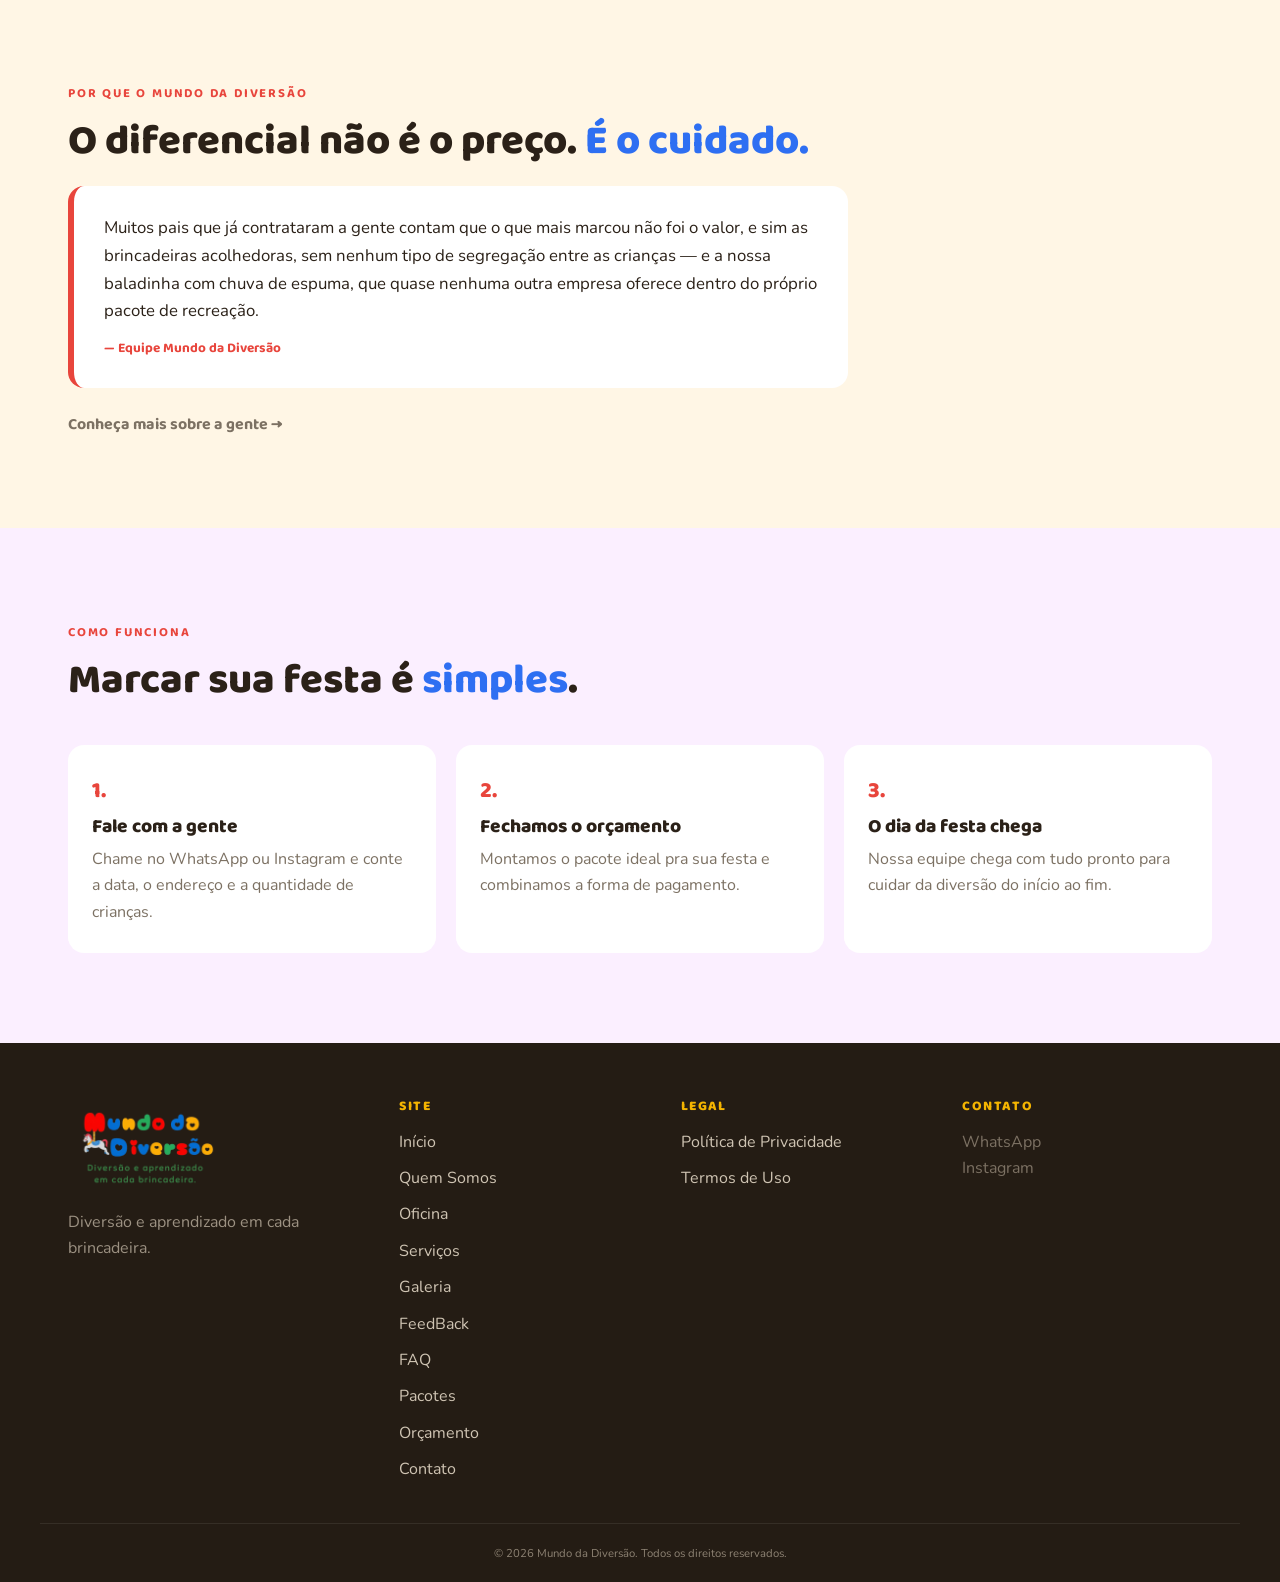
<file: pages/servicos.html>
<!DOCTYPE html>
<html lang="pt-BR">
<head>
  <meta charset="UTF-8">
  <meta name="viewport" content="width=device-width, initial-scale=1.0">
  <title>Mundo da Diversão</title>
  <meta name="description" content="Recreação infantil, pintura facial e oficinas criativas para festas em São Paulo. Peça um orçamento com o Mundo da Diversão.">
  <link rel="icon" type="image/png" href="../assets/img/logo.png">
  <link rel="preconnect" href="https://fonts.googleapis.com">
  <link rel="preconnect" href="https://fonts.gstatic.com" crossorigin>
  <link href="https://fonts.googleapis.com/css2?family=Baloo+2:wght@600;700;800&family=Nunito:wght@400;600;700;800&display=swap" rel="stylesheet">
  <link rel="stylesheet" href="../assets/css/style.css">
</head>
<body>

<a class="skip-link" href="#conteudo">Ir para o conteúdo principal</a>

<header class="header">
  <div class="container nav">
    <a href="../index.html" class="logo">
      <img src="../assets/img/logo.png" alt="Logo Mundo da Diversão" class="logo-img" width="150" height="54">
    </a>

    <nav class="nav-links" aria-label="Navegação principal">
      <ul>
        <li><a href="../index.html">Início</a></li>
        <li><a href="quem-somos.html">Quem Somos</a></li>
        <li><a href="oficina.html">Oficina</a></li>
        <li><a href="servicos.html" aria-current="page">Serviços</a></li>
        <li><a href="galeria.html">Galeria</a></li>
        <li><a href="feedback.html">FeedBack</a></li>
        <li><a href="faq.html">FAQ</a></li>
        <li><a href="pacotes.html">Pacotes</a></li>
        <li><a href="orcamento.html">Orçamento</a></li>
        <li><a href="contato.html">Contato</a></li>
      </ul>
    </nav>

    <a href="https://wa.me/5511993741754?text=Oi!%20Quero%20pedir%20um%20or%C3%A7amento%20com%20o%20Mundo%20da%20Divers%C3%A3o!" class="btn btn-primary nav-cta" target="_blank" rel="noopener">Pedir Orçamento via WhatsApp</a>
  </div>
</header>

<main id="conteudo">
  <!-- CABEÇALHO DA PÁGINA -->
  <section class="section" id="servicos-hero" aria-labelledby="servicos-hero-title">
    <div class="container section-head">
      <p class="kicker">Serviços</p>
      <h1 id="servicos-hero-title">Serviços pensados pra <span class="accent-blue">cada tipo</span> de festa.</h1>
    </div>
  </section>

  <!-- BANNER -->
  <section class="banner" style="background-image:url('../assets/img/crianca-brincando.png')">
    <div class="banner-overlay"></div>
    <div class="container banner-content">
      <h2>Brincar também é <span class="accent-yellow">aprender</span>.</h2>
      <p>Nas nossas oficinas, as crianças criam com as próprias mãos e ainda resgatam brincadeiras e tradições — tudo isso rindo muito.</p>
    </div>
  </section>

  <!-- SERVIÇOS (tipos de festa) -->
  <section class="section tint-orange" id="servicos" aria-labelledby="servicos-title">
    <div class="container">
      <div class="section-head">
        <p class="kicker">Para qual ocasião</p>
        <h2 id="servicos-title">A gente atende <span class="accent-blue">todo tipo</span> de festa.</h2>
      </div>
      <div class="services-grid">
        <article class="service-card">
          <span class="service-icon" aria-hidden="true">🎂</span>
          <h3>Aniversário Infantil</h3>
          <p>O clássico: recreação, pintura facial e oficinas pra fazer o dia do aniversariante ainda mais especial.</p>
        </article>
        <article class="service-card">
          <span class="service-icon" aria-hidden="true">💍</span>
          <h3>Casamentos</h3>
          <p>Um cantinho kids só pra criançada, pra que os pais também aproveitem a festa tranquilos.</p>
        </article>
        <article class="service-card">
          <span class="service-icon" aria-hidden="true">🏖️</span>
          <h3>Colônia de Férias</h3>
          <p>Programação recreativa para escolas e espaços que oferecem colônia de férias no recesso.</p>
        </article>
        <article class="service-card">
          <span class="service-icon" aria-hidden="true">🏢</span>
          <h3>Eventos de Condomínio e Empresa</h3>
          <p>Confraternizações, dia das crianças e eventos corporativos com espaço para os filhos da equipe.</p>
        </article>
      </div>
      <p class="section-more"><a href="servicos.html">Ver todos os tipos de festa →</a></p>
    </div>
  </section>
  
  <!-- DIFERENCIAIS -->
  <section class="section" id="diferenciais" aria-labelledby="dif-title">
    <div class="container">
      <p class="kicker">Por que o Mundo da Diversão</p>
      <h2 id="dif-title">O diferencial não é o preço. <span class="accent-blue">É o cuidado.</span></h2>
      <blockquote>
        <p>Muitos pais que já contrataram a gente contam que o que mais marcou não foi o valor, e sim as brincadeiras acolhedoras, sem nenhum tipo de segregação entre as crianças — e a nossa baladinha com chuva de espuma, que quase nenhuma outra empresa oferece dentro do próprio pacote de recreação.</p>
        <footer>— Equipe Mundo da Diversão</footer>
      </blockquote>
      <p class="section-more"><a href="quem-somos.html">Conheça mais sobre a gente →</a></p>
    </div>
  </section>

  <!-- COMO FUNCIONA -->
  <section class="section tint-purple" id="como-funciona" aria-labelledby="processo-title">
    <div class="container">
      <div class="section-head">
        <p class="kicker">Como funciona</p>
        <h2 id="processo-title">Marcar sua festa é <span class="accent-blue">simples</span>.</h2>
      </div>
      <ol class="process">
        <li>
          <span class="step-num" aria-hidden="true">1.</span>
          <h3>Fale com a gente</h3>
          <p>Chame no WhatsApp ou Instagram e conte a data, o endereço e a quantidade de crianças.</p>
        </li>
        <li>
          <span class="step-num" aria-hidden="true">2.</span>
          <h3>Fechamos o orçamento</h3>
          <p>Montamos o pacote ideal pra sua festa e combinamos a forma de pagamento.</p>
        </li>
        <li>
          <span class="step-num" aria-hidden="true">3.</span>
          <h3>O dia da festa chega</h3>
          <p>Nossa equipe chega com tudo pronto para cuidar da diversão do início ao fim.</p>
        </li>
      </ol>
    </div>
  </section>
</main>

<footer class="footer">
  <div class="container footer-grid">
    <div class="footer-brand">
      <a href="../index.html" class="logo">
        <img src="../assets/img/logo.png" alt="Mundo da Diversão" class="logo-img" width="150" height="50">
      </a>
      <p>Diversão e aprendizado em cada brincadeira.</p>
    </div>

    <nav class="footer-nav" aria-label="Navegação do rodapé">
      <h3>Site</h3>
      <ul>
        <li><a href="../index.html">Início</a></li>
        <li><a href="quem-somos.html">Quem Somos</a></li>
        <li><a href="oficina.html">Oficina</a></li>
        <li><a href="servicos.html">Serviços</a></li>
        <li><a href="galeria.html">Galeria</a></li>
        <li><a href="feedback.html">FeedBack</a></li>
        <li><a href="faq.html">FAQ</a></li>
        <li><a href="pacotes.html">Pacotes</a></li>
        <li><a href="orcamento.html">Orçamento</a></li>
        <li><a href="contato.html">Contato</a></li>
      </ul>
    </nav>

    <nav class="footer-nav" aria-label="Políticas">
      <h3>Legal</h3>
      <ul>
        <li><a href="privacidade.html">Política de Privacidade</a></li>
        <li><a href="termos.html">Termos de Uso</a></li>
      </ul>
    </nav>

    <div class="footer-contact">
      <h3>Contato</h3>
      <p><a href="https://wa.me/5511993741754" target="_blank" rel="noopener">WhatsApp</a></p>
      <p><a href="https://www.instagram.com/mundo.da.diversao_oficial/" target="_blank" rel="noopener">Instagram</a></p>
    </div>
  </div>

  <div class="container footer-bottom">
    <small>&copy; 2026 Mundo da Diversão. Todos os direitos reservados.</small>
  </div>
</footer>

<audio id="musica-fundo" loop preload="none">
  <source src="../assets/audio/musica-fundo.mp3" type="audio/mpeg">
  Seu navegador não é compatível com o elemento de áudio.
</audio>

<script src="../assets/js/musica.js" defer></script>
<script src="../assets/js/acessibilidade.js" defer></script>
</body>
</html>
</file>
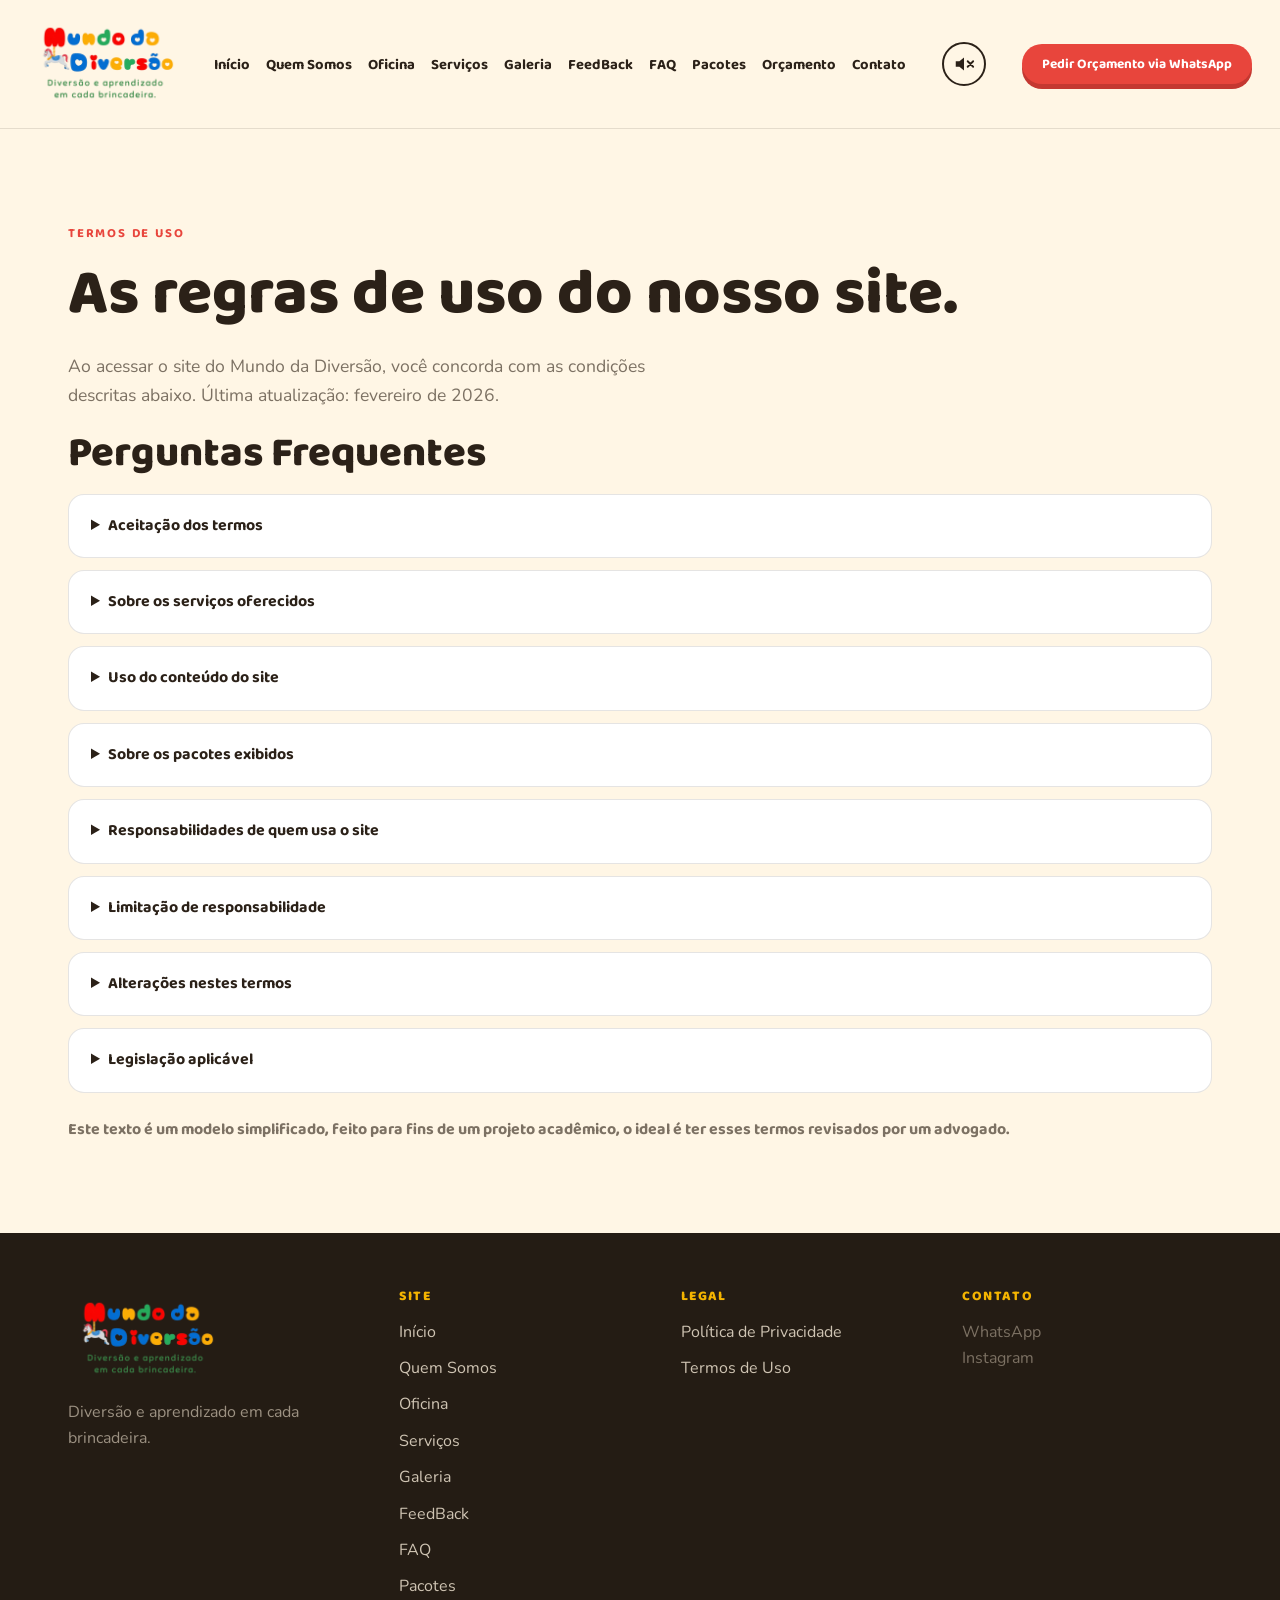
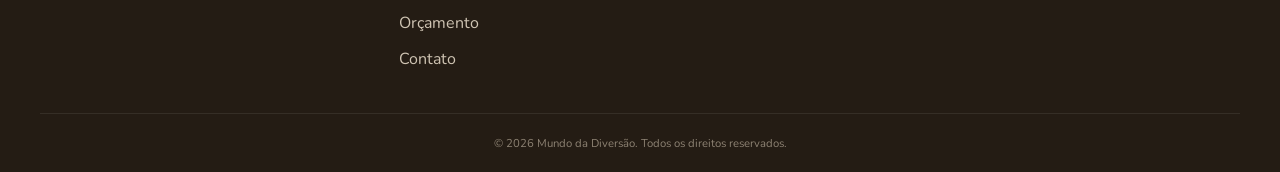
<file: pages/termos.html>
<!DOCTYPE html>
<html lang="pt-BR">
<head>
  <meta charset="UTF-8">
  <meta name="viewport" content="width=device-width, initial-scale=1.0">
  <title>Termos de Uso | Mundo da Diversão</title>
  <meta name="description" content="Termos de Uso do site do Mundo da Diversão: como o site pode ser usado e as condições de contratação dos serviços.">
  <link rel="icon" type="image/png" href="../assets/img/logo.png">
  <link rel="preconnect" href="https://fonts.googleapis.com">
  <link rel="preconnect" href="https://fonts.gstatic.com" crossorigin>
  <link href="https://fonts.googleapis.com/css2?family=Baloo+2:wght@600;700;800&family=Nunito:wght@400;600;700;800&display=swap" rel="stylesheet">
  <link rel="stylesheet" href="../assets/css/style.css">
</head>
<body>

<a class="skip-link" href="#conteudo">Ir para o conteúdo principal</a>

<header class="header">
  <div class="container nav">
    <a href="../index.html" class="logo">
      <img src="../assets/img/logo.png" alt="Logo Mundo da Diversão" class="logo-img" width="150" height="54">
    </a>

    <nav class="nav-links" aria-label="Navegação principal">
      <ul>
        <li><a href="../index.html">Início</a></li>
        <li><a href="quem-somos.html">Quem Somos</a></li>
        <li><a href="oficina.html">Oficina</a></li>
        <li><a href="servicos.html">Serviços</a></li>
        <li><a href="galeria.html">Galeria</a></li>
        <li><a href="feedback.html">FeedBack</a></li>
        <li><a href="faq.html">FAQ</a></li>
        <li><a href="pacotes.html">Pacotes</a></li>
        <li><a href="orcamento.html">Orçamento</a></li>
        <li><a href="contato.html">Contato</a></li>
      </ul>
    </nav>

    <a href="https://wa.me/5511993741754?text=Oi!%20Quero%20pedir%20um%20or%C3%A7amento%20com%20o%20Mundo%20da%20Divers%C3%A3o!" class="btn btn-primary nav-cta" target="_blank" rel="noopener">Pedir Orçamento via WhatsApp</a>
  </div>
</header>

<main id="conteudo">

  <section class="section" id="termos" aria-labelledby="termos-title">
    <div class="container">
      <p class="kicker">Termos de Uso</p>
      <h1 id="termos-title">As regras de uso do nosso site.</h1>
      <p class="lead">Ao acessar o site do Mundo da Diversão, você concorda com as condições descritas abaixo. Última atualização: fevereiro de 2026.</p>
      <h2>Perguntas Frequentes</h2>
      <div class="faq-list">
        <details class="faq-item">
          <summary>Aceitação dos termos</summary>
          <p>Ao navegar por este site, você concorda com estes Termos de Uso. Se não concordar com algum ponto, recomendamos não continuar usando o site.</p>
        </details>
        <details class="faq-item">
          <summary>Sobre os serviços oferecidos</summary>
          <p>Este site tem caráter informativo: ele apresenta as atividades, os tipos de festa atendidos e os pacotes do Mundo da Diversão. A contratação em si e o fechamento do orçamento acontecem diretamente pelo WhatsApp ou Instagram, fora do site.</p>
        </details>
        <details class="faq-item">
          <summary>Uso do conteúdo do site</summary>
          <p>Os textos, fotos e a marca "Mundo da Diversão" são de uso exclusivo da empresa. Não é permitido copiar ou reutilizar esse conteúdo sem autorização.</p>
        </details>
        <details class="faq-item">
          <summary>Sobre os pacotes exibidos</summary>
          <p>Os pacotes apresentados na página de Pacotes têm caráter apenas informativo, sem valores fixos divulgados no site. Os valores e condições são sempre combinados diretamente com nossa equipe.</p>
        </details>
        <details class="faq-item">
          <summary>Responsabilidades de quem usa o site</summary>
          <p>Ao entrar em contato para solicitar um orçamento, você se compromete a fornecer informações verdadeiras sobre a data, o local e a quantidade de crianças do evento.</p>
        </details>
        <details class="faq-item">
          <summary>Limitação de responsabilidade</summary>
          <p>O Mundo da Diversão não se responsabiliza por instabilidades temporárias no site ou por indisponibilidade de plataformas externas usadas para contato, como WhatsApp e Instagram.</p>
        </details>
        <details class="faq-item">
          <summary>Alterações nestes termos</summary>
          <p>Estes Termos de Uso podem ser atualizados sempre que necessário. A data da última atualização fica sempre indicada no topo desta página.</p>
        </details>
        <details class="faq-item">
          <summary>Legislação aplicável</summary>
          <p>Estes termos são regidos pela legislação brasileira, com foro eleito na comarca de São Paulo (SP) para resolver eventuais conflitos.</p>
        </details>
      </div>

      <p class="section-more">Este texto é um modelo simplificado, feito para fins de um projeto acadêmico, o ideal é ter esses termos revisados por um advogado.</p>
    </div>
  </section>

</main>

<footer class="footer">
  <div class="container footer-grid">
    <div class="footer-brand">
      <a href="../index.html" class="logo">
        <img src="../assets/img/logo.png" alt="Mundo da Diversão" class="logo-img" width="150" height="50">
      </a>
      <p>Diversão e aprendizado em cada brincadeira.</p>
    </div>

    <nav class="footer-nav" aria-label="Navegação do rodapé">
      <h3>Site</h3>
      <ul>
        <li><a href="../index.html">Início</a></li>
        <li><a href="quem-somos.html">Quem Somos</a></li>
        <li><a href="oficina.html">Oficina</a></li>
        <li><a href="servicos.html">Serviços</a></li>
        <li><a href="galeria.html">Galeria</a></li>
        <li><a href="feedback.html">FeedBack</a></li>
        <li><a href="faq.html">FAQ</a></li>
        <li><a href="pacotes.html">Pacotes</a></li>
        <li><a href="orcamento.html">Orçamento</a></li>
        <li><a href="contato.html">Contato</a></li>
      </ul>
    </nav>

    <nav class="footer-nav" aria-label="Políticas">
      <h3>Legal</h3>
      <ul>
        <li><a href="privacidade.html">Política de Privacidade</a></li>
        <li><a href="termos.html" aria-current="page">Termos de Uso</a></li>
      </ul>
    </nav>

    <div class="footer-contact">
      <h3>Contato</h3>
      <p><a href="https://wa.me/5511993741754" target="_blank" rel="noopener">WhatsApp</a></p>
      <p><a href="https://www.instagram.com/mundo.da.diversao_oficial/" target="_blank" rel="noopener">Instagram</a></p>
    </div>
  </div>

  <div class="container footer-bottom">
    <small>&copy; 2026 Mundo da Diversão. Todos os direitos reservados.</small>
  </div>
</footer>

<audio id="musica-fundo" loop preload="none">
  <source src="../assets/audio/musica-fundo.mp3" type="audio/mpeg">
  Seu navegador não é compatível com o elemento de áudio.
</audio>

<script src="../assets/js/musica.js" defer></script>
<script src="../assets/js/acessibilidade.js" defer></script>
</body>
</html>
</file>
<file: assets/css/style.css>
/* =========================================================
   MUNDO DA DIVERSÃO — CSS PRINCIPAL (usado pelas 10 páginas)
   Sumário:
   1. Reset & Base
   2. Variáveis
   3. Tipografia
   4. Layout (container, seções, kicker)
   5. Botões
   6. Header & Navegação
   7. Hero
   8. Componentes de conteúdo (cards, lista, citação, faq, contato, formulários, música)
   9. Footer
   10. Responsivo
   ========================================================= */

/* 1. RESET & BASE */
*, *::before, *::after { box-sizing: border-box; margin: 0; padding: 0; }

body {
  background: var(--cream);
  color: var(--ink);
  font-family: 'Nunito', system-ui, sans-serif;
  line-height: 1.65;
}
img { max-width: 100%; display: block; }
a { color: inherit; text-decoration: none; }
ul, ol { list-style: none; }

@media (prefers-reduced-motion: reduce) {
  * { transition: none !important; }
}

/* 2. VARIÁVEIS */
:root {
  --cream: #FFF6E5;
  --white: #FFFFFF;
  --ink: #2B2118;
  --muted: #7C7163;
  --line: rgba(43, 33, 24, .12);

  --red: #E8453C;
  --red-dark: #C43831;
  --blue: #2E6FF2;
  --green: #2FA35D;
  --yellow: #F4B400;
  --yellow-dark: #CF9700;

  --dark: #241C14;
  --dark-2: #2F261B;

  --radius: 16px;
}

/* 3. TIPOGRAFIA */
h1, h2, h3 {
  font-family: 'Baloo 2', sans-serif;
  font-weight: 800;
  line-height: 1.15;
  color: var(--ink);
}
h1 { font-size: clamp(2.4rem, 5.6vw, 4rem); margin-bottom: 20px; }
h2 { font-size: clamp(1.9rem, 4vw, 2.6rem); margin-bottom: 16px; }
h3 { font-size: 1.2rem; margin-bottom: 8px; }
p { color: var(--muted); }
.lead { font-size: 1.1rem; max-width: 54ch; margin-bottom: 20px; }

.dark-section h2, .dark-section h3 { color: var(--white); }
.dark-section p { color: #C9BFAF; }

.accent-red { color: var(--red); }
.accent-blue { color: var(--blue); }
.accent-green { color: var(--green); }
.accent-yellow { color: var(--yellow-dark); }

/* 4. LAYOUT */
.container { max-width: 1200px; margin: 0 auto; padding: 0 28px; }
.section { padding: 90px 0; }
.dark-section { background: var(--dark); }
.tint-orange { background: #FFF1E0; }
.tint-purple { background: #FBEFFF; }

.kicker {
  display: inline-block;
  font-family: 'Baloo 2', sans-serif;
  font-weight: 700;
  font-size: .8rem;
  letter-spacing: .14em;
  text-transform: uppercase;
  color: var(--red);
  margin-bottom: 14px;
}
.section-head { max-width: 680px; margin-bottom: 40px; }
.section-more { margin-top: 24px; font-family: 'Baloo 2', sans-serif; font-weight: 700; }
.section-more a:hover { color: var(--red); }

.two-col {
  display: grid;
  grid-template-columns: 1fr 1fr;
  gap: 56px;
  align-items: center;
}
.two-col.reverse .img-frame { order: 2; }

.img-frame { border-radius: var(--radius); overflow: hidden; border: 4px solid var(--white); }
.img-frame img { width: 100%; height: 360px; object-fit: cover; }
.img-frame figcaption { padding: 10px 16px; font-size: .85rem; background: var(--white); }

/* skip link e foco (acessibilidade) */
.skip-link {
  position: absolute;
  left: -999px;
  background: var(--red);
  color: var(--white);
  padding: 12px 20px;
  font-weight: 700;
}
.skip-link:focus { left: 0; top: 0; }
a:focus-visible, button:focus-visible, summary:focus-visible {
  outline: 3px solid var(--blue);
  outline-offset: 2px;
}

/* 5. BOTÕES */
.btn {
  display: inline-flex;
  align-items: center;
  gap: 8px;
  padding: 13px 26px;
  border-radius: 100px;
  font-family: 'Baloo 2', sans-serif;
  font-weight: 700;
  font-size: .95rem;
  border: none;
  cursor: pointer;
}
.btn-primary { background: var(--red); color: var(--white); box-shadow: 0 6px 0 0 var(--red-dark); }
.btn-primary:hover { box-shadow: 0 8px 0 0 var(--red-dark); }
.btn-ghost { background: transparent; color: var(--ink); border: 2px solid var(--ink); }
.btn-ghost:hover { border-color: var(--blue); color: var(--blue); }
.btn.big { padding: 16px 32px; font-size: 1.02rem; }

/* 6. HEADER & NAVEGAÇÃO */
.header {
  position: sticky;
  top: 0;
  z-index: 50;
  background: var(--cream);
  border-bottom: 1px solid var(--line);
}
.nav {
  display: flex;
  flex-wrap: wrap;
  align-items: center;
  justify-content: space-between;
  gap: 16px;
  padding: 14px 28px;
}
.logo-img { height: 100px; }
.header .container { max-width: 1360px; }
.nav-links ul { display: flex; flex-wrap: wrap; gap: 16px; }
.nav-links a { font-family: 'Baloo 2', sans-serif; font-weight: 700; font-size: .92rem; }
.nav-links a:hover, .nav-links a[aria-current="page"] { color: var(--red); }
.nav-cta { padding: 9px 20px; font-size: .85rem; box-shadow: 0 5px 0 0 var(--red-dark); }

/* 7. HERO */
.hero { padding: 60px 0 80px; }
.hero-content {
  display: grid;
  grid-template-columns: 1.15fr .85fr;
  align-items: center;
  gap: 50px;
}
.hero-sub { max-width: 520px; margin-bottom: 28px; }
.hero-actions { display: flex; flex-wrap: wrap; gap: 14px; margin-bottom: 28px; }
.badge-row { display: flex; flex-wrap: wrap; gap: 10px; }
.badge {
  padding: 8px 16px;
  border-radius: 100px;
  font-family: 'Baloo 2', sans-serif;
  font-weight: 700;
  font-size: .8rem;
  color: var(--white);
}
.badge-red { background: var(--red); }
.badge-blue { background: var(--blue); }
.badge-green { background: var(--green); }
.badge-yellow { background: var(--yellow-dark); }
.hero-figure img { border-radius: var(--radius); border: 4px solid var(--white); }

/* 8. COMPONENTES DE CONTEÚDO */

/* cards de serviço */
.services-grid {
  display: grid;
  grid-template-columns: repeat(auto-fit, minmax(220px, 1fr));
  gap: 20px;
}
.service-card h3 {
   color: var(--white); 
  }
.service-card {
  background: var(--dark-2);
  border-top: 4px solid var(--red);
  border-radius: var(--radius);
  padding: 30px 26px;
}
.service-icon { font-size: 2rem; display: block; margin-bottom: 12px; }

/* moldura de foto/vídeo dentro do card (usado em oficina.html) */
.service-card .media-frame {
  border-radius: 12px;
  overflow: hidden;
  margin-bottom: 14px;
  background: #000;
}
.service-card .media-frame img,
.service-card .media-frame video {
  width: 100%;
  height: 220px;
  object-fit: cover;
  display: block;
}

/* banner com imagem de fundo */
.banner {
  position: relative;
  padding: 110px 0;
  background-size: cover;
  background-position: center;
  text-align: center;
}
.banner-overlay { position: absolute; top: 0; right: 0; bottom: 0; left: 0; background: rgba(36, 28, 20, .78); }
.banner-content { position: relative; z-index: 1; max-width: 700px; margin: 0 auto; }
.banner-content h2, .banner-content p { color: var(--white); }

/* citação (diferenciais e depoimentos) */
.testimonials-grid {
  display: grid;
  grid-template-columns: repeat(auto-fit, minmax(240px, 1fr));
  gap: 20px;
}
.testimonials-grid blockquote { margin-top: 0; height: 100%; }
blockquote {
  background: var(--white);
  border-left: 6px solid var(--red);
  border-radius: var(--radius);
  padding: 28px 30px;
  margin-top: 20px;
  max-width: 780px;
}
blockquote p { color: var(--ink); font-size: 1.05rem; }
blockquote footer {
  margin-top: 12px;
  font-family: 'Baloo 2', sans-serif;
  font-weight: 700;
  font-size: .85rem;
  color: var(--red);
}

/* lista numerada (como funciona) */
.process {
  display: grid;
  grid-template-columns: repeat(3, 1fr);
  gap: 20px;
}
.process li { background: var(--white); border-radius: var(--radius); padding: 28px 24px; }
.step-num {
  display: block;
  font-family: 'Baloo 2', sans-serif;
  font-weight: 800;
  font-size: 1.4rem;
  color: var(--red);
  margin-bottom: 6px;
}

/* galeria */
.gallery-grid {
  display: grid;
  grid-template-columns: repeat(auto-fit, minmax(220px, 1fr));
  gap: 16px;
}
.gallery-grid img { width: 100%; height: 220px; object-fit: cover; border-radius: var(--radius); }

/* faq (accordion nativo, sem JS) */
.faq-list { display: flex; flex-direction: column; gap: 12px; }
.faq-item { background: var(--white); border-radius: var(--radius); border: 1px solid var(--line); overflow: hidden; }
.faq-item summary { padding: 18px 22px; cursor: pointer; font-family: 'Baloo 2', sans-serif; font-weight: 700; }
.faq-item[open] summary { color: var(--red); }
.faq-item p { padding: 0 22px 18px; }

/* formulários (feedback / dúvidas — usado em index, feedback.html e faq.html) */
form {
  max-width: 640px;
  margin-top: 8px;
}
form p {
  margin-bottom: 22px;
  line-height: 1.3;
}
form br {
  display: none;
}
form label {
  display: block;
  font-family: 'Baloo 2', sans-serif;
  font-weight: 700;
  font-size: 1.05rem;
  line-height: 1.2;
  color: var(--ink);
  margin-bottom: 8px;
}
form input[type="text"],
form input[type="email"],
form input[type="tel"],
form input[type="date"],
form input[type="time"],
form input[type="number"],
form select,
form textarea {
  width: 100%;
  padding: 16px 18px;
  border-radius: 12px;
  border: 2px solid var(--line);
  background: var(--white);
  font-family: 'Nunito', sans-serif;
  font-size: 1.05rem;
  line-height: 1.4;
  color: var(--ink);
  transition: border-color .2s, box-shadow .2s;
}
form textarea {
  resize: vertical;
  min-height: 160px;
}
form input::placeholder,
form textarea::placeholder {
  color: #B7AD9C;
}
form input:focus,
form select:focus,
form textarea:focus {
  outline: none;
  border-color: var(--blue);
  box-shadow: 0 0 0 3px rgba(46, 111, 242, .15);
}
form input:invalid:not(:placeholder-shown):not(:focus),
form select:invalid:not(:placeholder-shown):not(:focus),
form textarea:invalid:not(:placeholder-shown):not(:focus) {
  border-color: var(--red);
}
form button[type="submit"] {
  margin-top: 4px;
  font-size: 1.05rem;
}

/* formulários longos (contato e orçamento) */
form .form-row {
  display: grid;
  grid-template-columns: 1fr 1fr;
  gap: 0 20px;
}
form fieldset {
  border: 2px solid var(--line);
  border-radius: var(--radius);
  padding: 20px 22px 4px;
  margin-bottom: 22px;
}
form legend {
  font-family: 'Baloo 2', sans-serif;
  font-weight: 800;
  font-size: 1.1rem;
  color: var(--ink);
  padding: 0 8px;
}
form .check-line {
  display: flex;
  align-items: flex-start;
  gap: 10px;
}
form .check-line input {
  flex-shrink: 0;
  width: 20px;
  height: 20px;
  margin-top: 4px;
  accent-color: var(--red);
}
form .check-line label {
  margin-bottom: 0;
  font-family: 'Nunito', sans-serif;
  font-weight: 600;
  font-size: 1rem;
}
form .check-line a { color: var(--blue); text-decoration: underline; }

/* contato: formulário + coluna de informações */
.contact-layout {
  display: grid;
  grid-template-columns: 1.4fr 1fr;
  gap: 56px;
  align-items: start;
}
.contact-aside {
  background: var(--white);
  border-radius: var(--radius);
  border-top: 4px solid var(--red);
  padding: 28px 26px;
}
.contact-aside address a:hover { color: var(--red); }

/* botão de música de fundo (navbar) */
.music-toggle {
  display: inline-flex;
  align-items: center;
  justify-content: center;
  width: 44px;
  height: 44px;
  border: 2px solid var(--ink);
  border-radius: 50%;
  background: transparent;
  color: var(--ink);
  cursor: pointer;
}
.music-toggle:hover { border-color: var(--blue); color: var(--blue); }
.music-toggle[aria-pressed="true"] {
  background: var(--green);
  border-color: var(--green);
  color: var(--white);
}
.music-toggle .icon-on { display: none; }
.music-toggle[aria-pressed="true"] .icon-on { display: block; }
.music-toggle[aria-pressed="true"] .icon-off { display: none; }


/* cta */
.cta { background: var(--dark); padding: 90px 0; text-align: center; }
.cta-content { max-width: 640px; margin: 0 auto; }
.cta-content h2, .cta-content p { color: var(--white); }
.cta-content p { margin-bottom: 24px; }

/* contato */
address { font-style: normal; margin: 16px 0; }
address p { margin-bottom: 10px; color: var(--ink); }
address strong { font-family: 'Baloo 2', sans-serif; color: var(--red); margin-right: 6px; }

/* 9. FOOTER */
.footer { background: var(--dark); color: #CFC4B3; padding: 56px 0 0; }
.footer-grid { display: grid; grid-template-columns: 1.2fr 1fr 1fr 1fr; gap: 32px; padding-bottom: 40px; }
.footer h3 { color: var(--yellow); font-size: .85rem; text-transform: uppercase; letter-spacing: .1em; margin-bottom: 14px; }
.footer-brand p { color: #9C9182; margin-top: 10px; max-width: 260px; }
.footer-nav ul, .footer-contact p { display: flex; flex-direction: column; gap: 10px; }
.footer-nav a:hover, .footer-contact a:hover { color: var(--yellow); }
.footer-bottom {
  border-top: 1px solid rgba(255, 255, 255, .08);
  padding: 18px 0;
  text-align: center;
  font-size: .85rem;
  color: #8D8273;
}

/* 10. RESPONSIVO */
@media (max-width: 768px) {
  .hero-content { grid-template-columns: 1fr; }
  .hero-figure { order: -1; max-width: 380px; margin: 0 auto; }
  .two-col, .two-col.reverse, .contact-layout { grid-template-columns: 1fr; }
  .two-col.reverse .img-frame { order: 0; }
  .process { grid-template-columns: 1fr; }
  .services-grid { grid-template-columns: 1fr 1fr; }
  .footer-grid { grid-template-columns: 1fr 1fr; }
  .section { padding: 60px 0; }
}

@media (max-width: 480px) {
  .container { padding: 0 20px; }
  .hero-actions { flex-direction: column; align-items: stretch; }
  .hero-actions .btn { justify-content: center; }
  .services-grid { grid-template-columns: 1fr; }
  form .form-row { grid-template-columns: 1fr; }
  .img-frame img { height: 240px; }
  .footer-grid { grid-template-columns: 1fr; }
}
</file>
